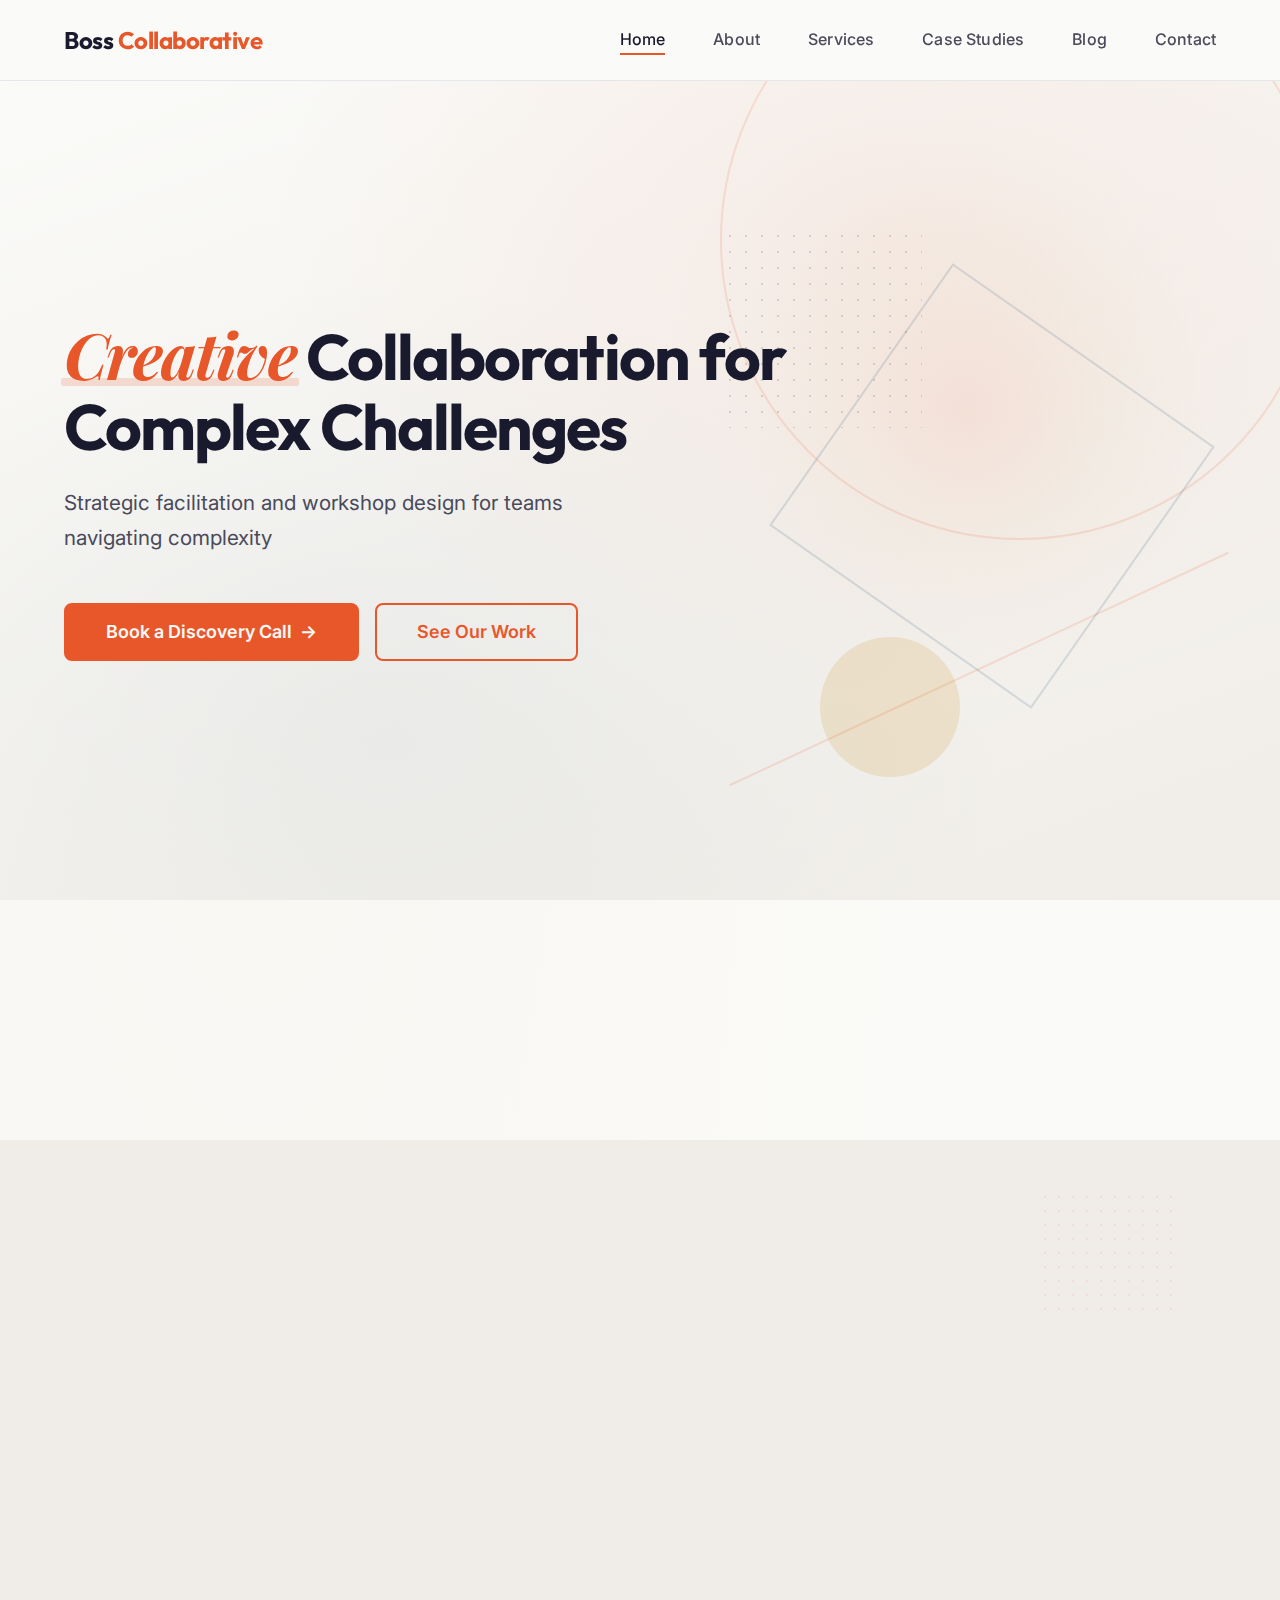
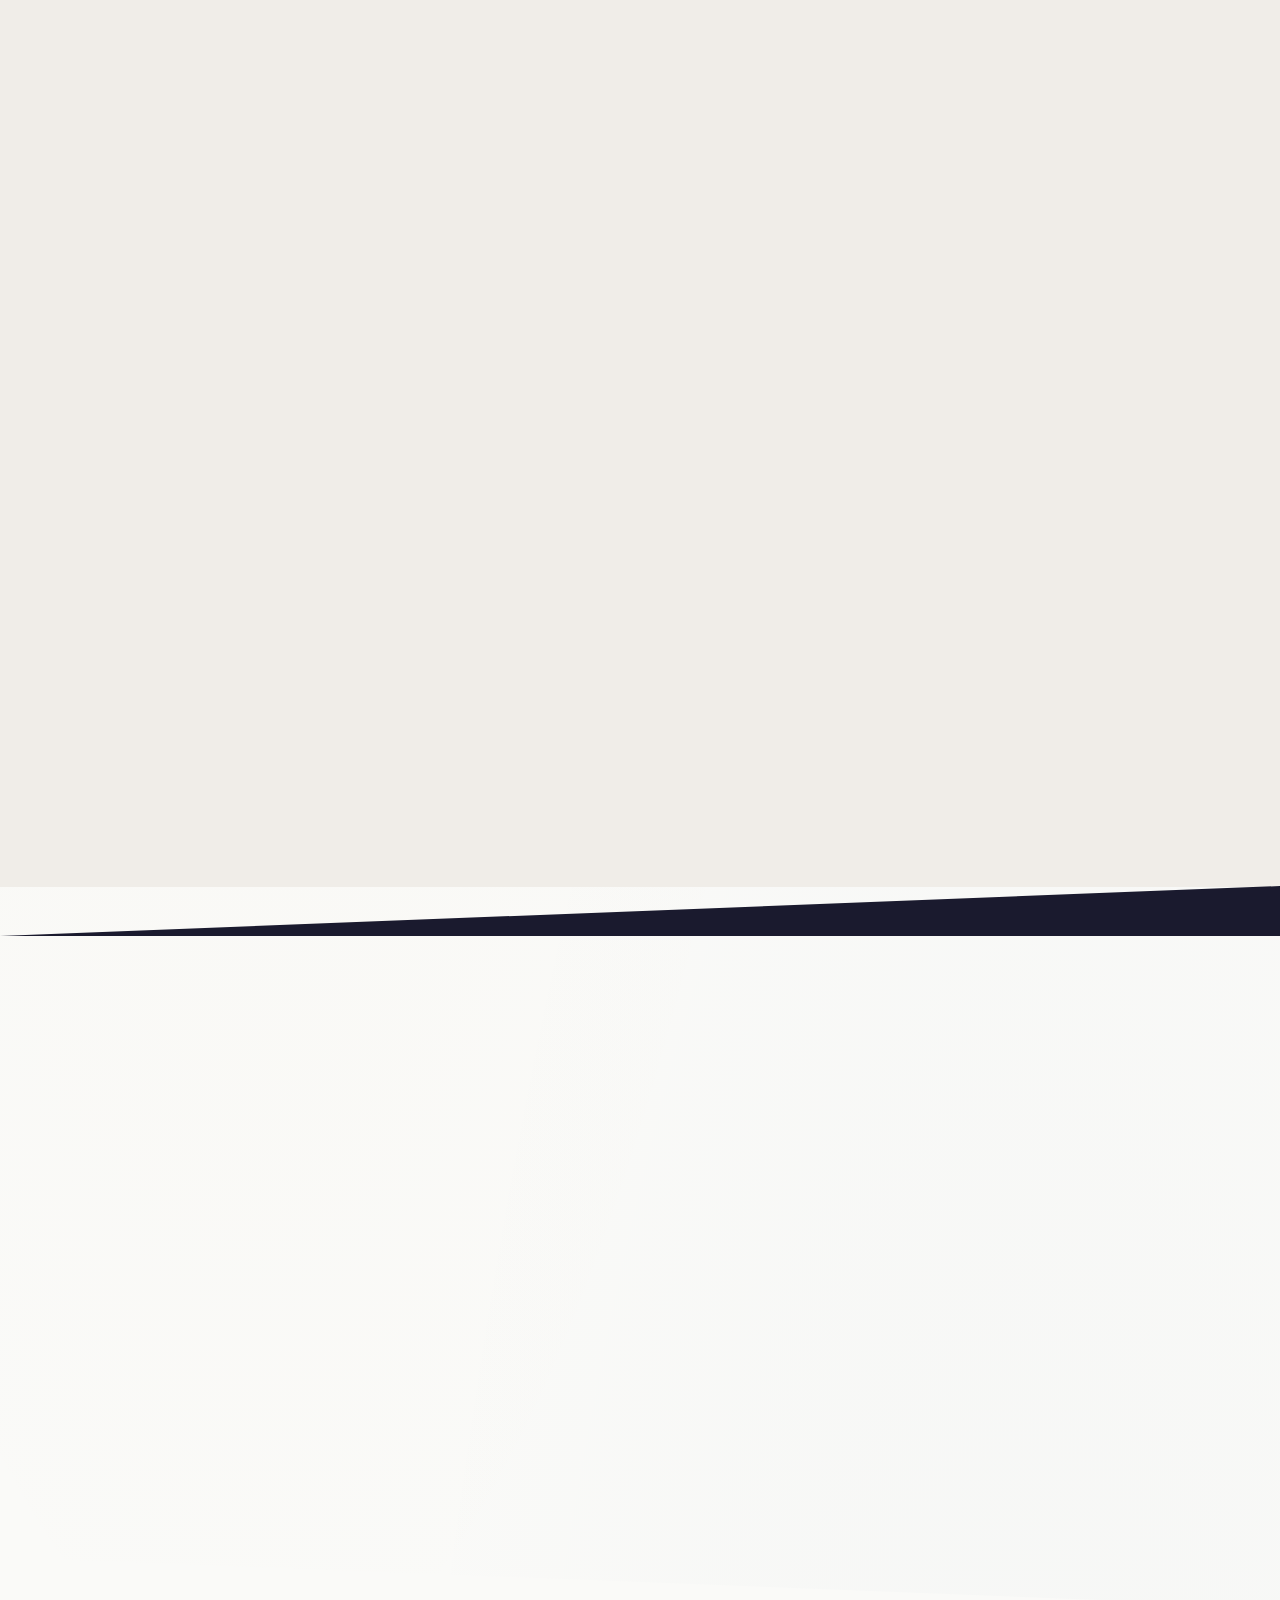
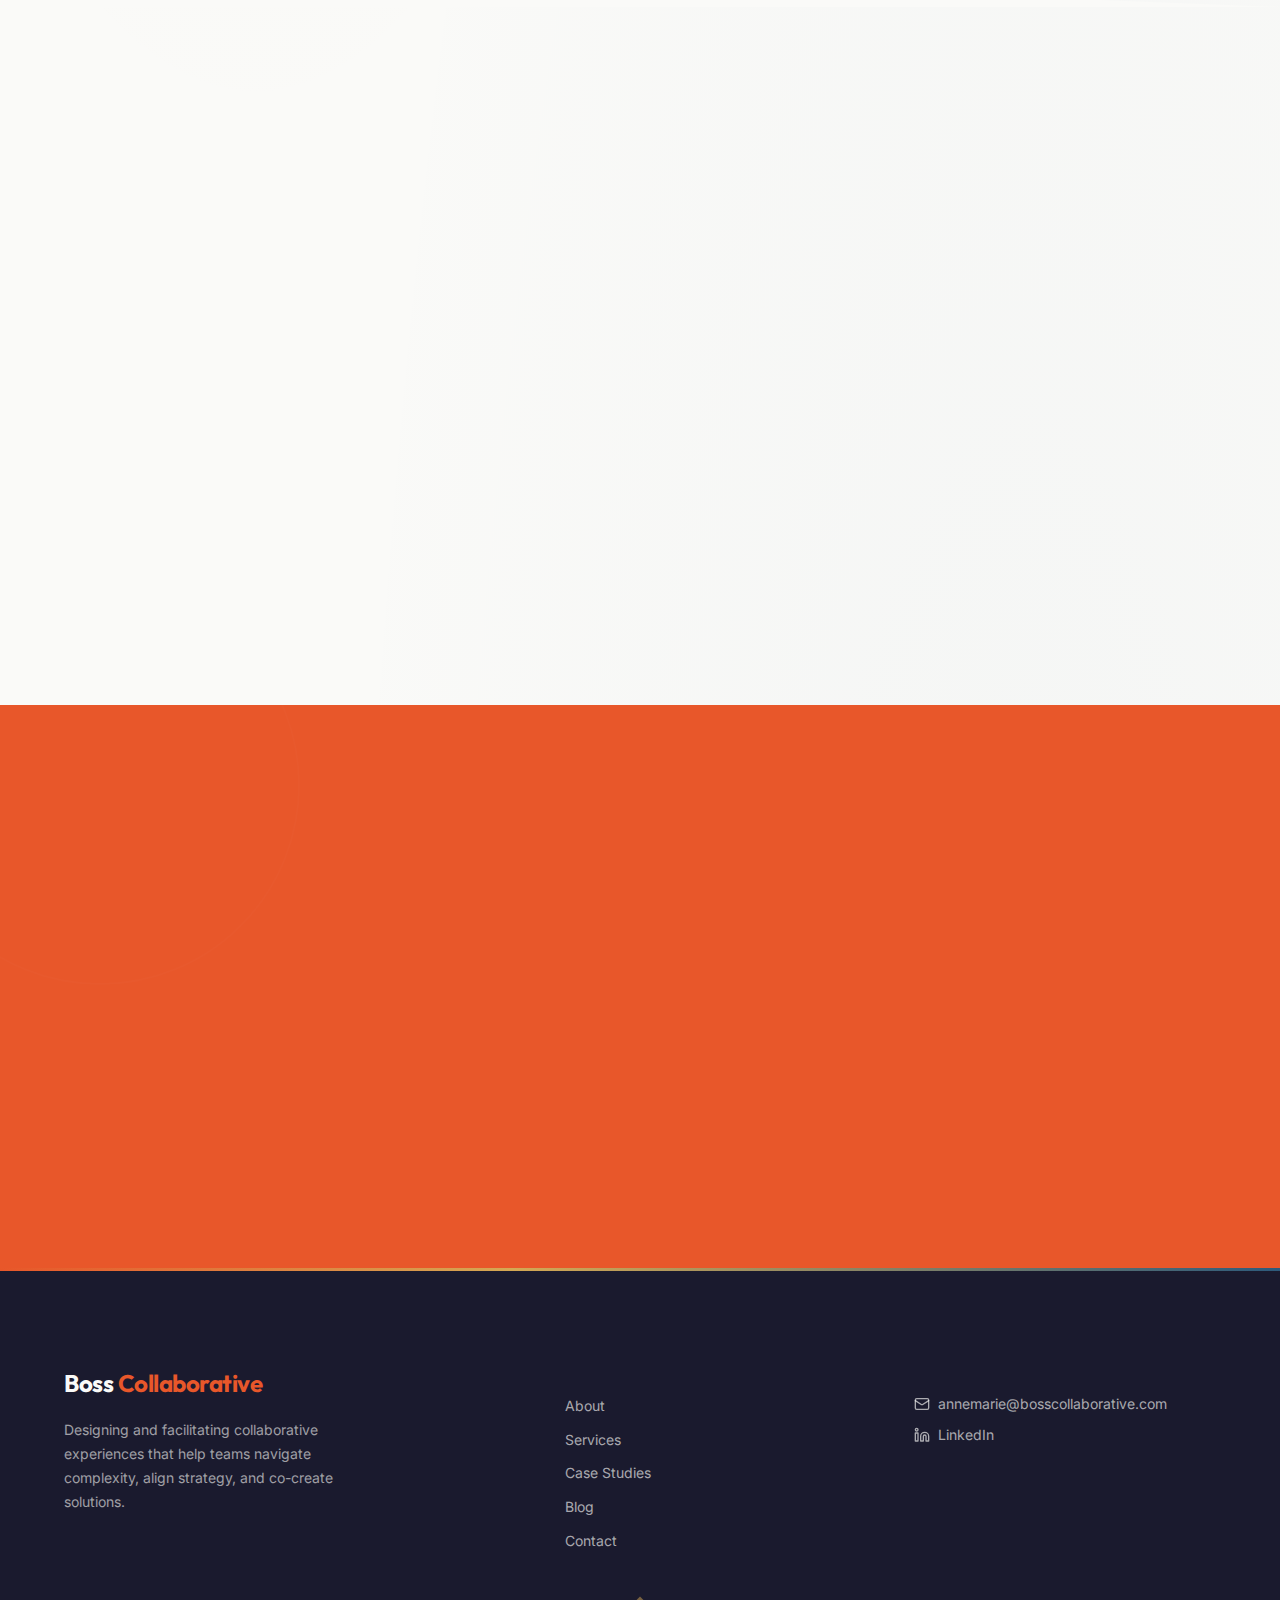
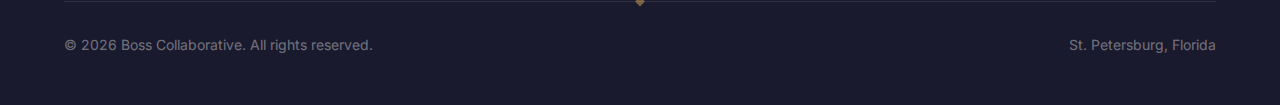
<file: index.html>
<!DOCTYPE html>
<html lang="en">
<head>
  <meta charset="UTF-8">
  <meta name="viewport" content="width=device-width, initial-scale=1.0">
  <title>Boss Collaborative — Creative Collaboration for Complex Challenges</title>
  <meta name="description" content="Boss Collaborative designs and facilitates collaborative experiences for organizations navigating complexity. Trusted by NASA, NIH, the Dali Museum, and more.">

  <!-- Open Graph -->
  <meta property="og:title" content="Boss Collaborative — Creative Collaboration for Complex Challenges">
  <meta property="og:description" content="Strategic facilitation and workshop design for teams navigating complexity. Trusted by NASA, NIH, the Dali Museum, and more.">
  <meta property="og:type" content="website">
  <meta property="og:url" content="https://www.bosscollaborative.com/">
  <meta property="og:locale" content="en_US">
  <meta property="og:site_name" content="Boss Collaborative">
  <link rel="canonical" href="https://www.bosscollaborative.com/">

  <!-- Preconnect to Google Fonts -->
  <link rel="preconnect" href="https://fonts.googleapis.com">
  <link rel="preconnect" href="https://fonts.gstatic.com" crossorigin>
  <link rel="preload" as="style" href="https://fonts.googleapis.com/css2?family=Outfit:wght@400;500;600;700&family=Inter:wght@400;500;600&family=Playfair+Display:ital,wght@0,400;0,600;1,400;1,600&display=swap">
  <link rel="stylesheet" href="https://fonts.googleapis.com/css2?family=Outfit:wght@400;500;600;700&family=Inter:wght@400;500;600&family=Playfair+Display:ital,wght@0,400;0,600;1,400;1,600&display=swap" media="print" onload="this.media='all'">
  <noscript><link rel="stylesheet" href="https://fonts.googleapis.com/css2?family=Outfit:wght@400;500;600;700&family=Inter:wght@400;500;600&family=Playfair+Display:ital,wght@0,400;0,600;1,400;1,600&display=swap"></noscript>

  <!-- Stylesheets -->
  <link rel="stylesheet" href="css/variables.css">
  <link rel="stylesheet" href="css/base.css">
  <link rel="stylesheet" href="css/layout.css">
  <link rel="stylesheet" href="css/components.css">
  <link rel="stylesheet" href="css/pages-home.css">

  <!-- Scripts -->
  <script src="js/nav.js" defer></script>
  <script src="js/animations.js" defer></script>

  <!-- JSON-LD Structured Data -->
  <script type="application/ld+json">
  {
    "@context": "https://schema.org",
    "@type": "LocalBusiness",
    "name": "Boss Collaborative",
    "description": "Collaborative consulting firm specializing in facilitation, workshop design, and strategic planning for organizations navigating complexity.",
    "url": "https://www.bosscollaborative.com",
    "email": "annemarie@bosscollaborative.com",
    "founder": {
      "@type": "Person",
      "name": "Annemarie Boss",
      "jobTitle": "Founder & Principal Consultant"
    },
    "areaServed": "US",
    "serviceType": ["Workshop Facilitation", "Strategy & Planning", "Program Design", "Innovation Facilitation", "Team Offsites", "Custom Consulting"]
  }
  </script>
</head>
<body class="page-home">

  <!-- ==================== HEADER ==================== -->
  <header class="site-header">
    <div class="container">
      <a href="index.html" class="site-logo" aria-label="Boss Collaborative — Home">
        Boss <span>Collaborative</span>
      </a>

      <nav class="site-nav" aria-label="Main navigation">
        <ul class="site-nav__list">
          <li><a href="index.html" class="nav-link nav-link--active">Home</a></li>
          <li><a href="about.html" class="nav-link">About</a></li>
          <li><a href="services.html" class="nav-link">Services</a></li>
          <li><a href="case-studies.html" class="nav-link">Case Studies</a></li>
          <li><a href="blog.html" class="nav-link">Blog</a></li>
          <li><a href="contact.html" class="nav-link">Contact</a></li>
        </ul>
      </nav>

      <button class="nav-toggle" aria-label="Toggle menu" aria-expanded="false" aria-controls="mobile-nav">
        <span class="nav-toggle__line"></span>
        <span class="nav-toggle__line"></span>
        <span class="nav-toggle__line"></span>
      </button>
    </div>
  </header>

  <!-- Mobile Navigation -->
  <div class="mobile-nav__backdrop" aria-hidden="true"></div>
  <nav class="mobile-nav" id="mobile-nav" aria-label="Mobile navigation">
    <ul class="mobile-nav__list">
      <li><a href="index.html" class="mobile-nav__link mobile-nav__link--active">Home</a></li>
      <li><a href="about.html" class="mobile-nav__link">About</a></li>
      <li><a href="services.html" class="mobile-nav__link">Services</a></li>
      <li><a href="case-studies.html" class="mobile-nav__link">Case Studies</a></li>
      <li><a href="blog.html" class="mobile-nav__link">Blog</a></li>
      <li><a href="contact.html" class="mobile-nav__link">Contact</a></li>
    </ul>
  </nav>

  <div class="header-spacer"></div>

  <main>
    <!-- ==================== HERO ==================== -->
    <section class="hero">
      <!-- Geometric background decorations -->
      <div class="hero__geo hero__geo--circle-1" aria-hidden="true"></div>
      <div class="hero__geo hero__geo--square-1" aria-hidden="true"></div>
      <div class="hero__geo hero__geo--circle-2" aria-hidden="true"></div>
      <div class="hero__geo hero__geo--dots" aria-hidden="true"></div>
      <div class="hero__geo hero__geo--line-1" aria-hidden="true"></div>

      <div class="container hero__container">
        <div class="hero__content">
          <h1 class="hero__title">
            <span class="hero__title-accent">Creative</span> Collaboration for Complex Challenges
          </h1>
          <p class="hero__subtitle">
            Strategic facilitation and workshop design for teams navigating complexity
          </p>
          <div class="hero__actions">
            <a href="contact.html" class="btn btn--primary btn--large">
              Book a Discovery Call
              <span class="btn__arrow" aria-hidden="true">&rarr;</span>
            </a>
            <a href="case-studies.html" class="btn btn--secondary btn--large">
              See Our Work
            </a>
          </div>
        </div>
      </div>
    </section>

    <!-- ==================== CLIENT LOGO BAR ==================== -->
    <section class="section--sm logo-bar-section" data-animate="fade-in" aria-label="Trusted by leading organizations">
      <div class="logo-bar">
        <div class="logo-bar__track">
          <!-- First set of logos -->
          <span class="logo-bar__item"><img src="assets/logos/usf.webp" alt="University of South Florida" width="120" height="48" loading="lazy"></span>
          <span class="logo-bar__item"><img src="assets/logos/nasa.webp" alt="NASA" width="120" height="48" loading="lazy"></span>
          <span class="logo-bar__item"><img src="assets/logos/nih.webp" alt="National Institutes of Health" width="120" height="48" loading="lazy"></span>
          <span class="logo-bar__item"><img src="assets/logos/nsf.webp" alt="National Science Foundation" width="120" height="48" loading="lazy"></span>
          <span class="logo-bar__item"><img src="assets/logos/dali-museum.webp" alt="The Dali Museum" width="120" height="48" loading="lazy"></span>
          <span class="logo-bar__item"><img src="assets/logos/st-petersburg.webp" alt="City of St. Petersburg" width="120" height="48" loading="lazy"></span>
          <span class="logo-bar__item"><img src="assets/logos/spc.webp" alt="St. Petersburg College" width="120" height="48" loading="lazy"></span>
          <span class="logo-bar__item"><img src="assets/logos/bloomin-brands.webp" alt="Bloomin' Brands" width="120" height="48" loading="lazy"></span>
          <span class="logo-bar__item"><img src="assets/logos/inova.webp" alt="Inova" width="120" height="48" loading="lazy"></span>
          <span class="logo-bar__item"><img src="assets/logos/sumo.svg" alt="SUMO" width="120" height="48" loading="lazy"></span>
          <!-- Duplicate set for seamless infinite scroll -->
          <span class="logo-bar__item" aria-hidden="true"><img src="assets/logos/usf.webp" alt="" width="120" height="48" loading="lazy"></span>
          <span class="logo-bar__item" aria-hidden="true"><img src="assets/logos/nasa.webp" alt="" width="120" height="48" loading="lazy"></span>
          <span class="logo-bar__item" aria-hidden="true"><img src="assets/logos/nih.webp" alt="" width="120" height="48" loading="lazy"></span>
          <span class="logo-bar__item" aria-hidden="true"><img src="assets/logos/nsf.webp" alt="" width="120" height="48" loading="lazy"></span>
          <span class="logo-bar__item" aria-hidden="true"><img src="assets/logos/dali-museum.webp" alt="" width="120" height="48" loading="lazy"></span>
          <span class="logo-bar__item" aria-hidden="true"><img src="assets/logos/st-petersburg.webp" alt="" width="120" height="48" loading="lazy"></span>
          <span class="logo-bar__item" aria-hidden="true"><img src="assets/logos/spc.webp" alt="" width="120" height="48" loading="lazy"></span>
          <span class="logo-bar__item" aria-hidden="true"><img src="assets/logos/bloomin-brands.webp" alt="" width="120" height="48" loading="lazy"></span>
          <span class="logo-bar__item" aria-hidden="true"><img src="assets/logos/inova.webp" alt="" width="120" height="48" loading="lazy"></span>
          <span class="logo-bar__item" aria-hidden="true"><img src="assets/logos/sumo.svg" alt="" width="120" height="48" loading="lazy"></span>
        </div>
      </div>
    </section>

    <!-- ==================== SERVICES PREVIEW ==================== -->
    <section class="section section--alt services-section" aria-labelledby="services-heading">
      <!-- Decorative dot cluster -->
      <div class="deco-dots services-section__dots" aria-hidden="true"></div>
      <div class="container">
        <span class="section-eyebrow" data-animate="fade-up">Our Services</span>
        <h2 class="section-heading" id="services-heading" data-animate="fade-up">What We <span class="heading-accent">Do</span></h2>
        <p class="section-subheading" data-animate="fade-up">Custom facilitation and consulting for teams facing complexity and change</p>

        <div class="grid grid--3col services-grid" data-animate="fade-up" data-animate-stagger>
          <article class="card">
            <div class="card__icon" aria-hidden="true">
              <svg width="32" height="32" viewBox="0 0 24 24" fill="none" stroke="var(--accent-primary)" stroke-width="1.5" stroke-linecap="round" stroke-linejoin="round"><circle cx="12" cy="12" r="10"/><path d="M12 2a14.5 14.5 0 0 0 0 20 14.5 14.5 0 0 0 0-20"/><path d="M2 12h20"/></svg>
            </div>
            <h3 class="card__title">Workshop Facilitation</h3>
            <p class="card__text">Structured sessions (10–500+) to support ideation, alignment, and decision-making.</p>
            <a href="services.html" class="card__link" aria-label="Learn more about Workshop Facilitation">Learn More <span class="btn__arrow" aria-hidden="true">&rarr;</span></a>
          </article>

          <article class="card">
            <div class="card__icon" aria-hidden="true">
              <svg width="32" height="32" viewBox="0 0 24 24" fill="none" stroke="var(--accent-secondary)" stroke-width="1.5" stroke-linecap="round" stroke-linejoin="round"><path d="M2 3h6a4 4 0 0 1 4 4v14a3 3 0 0 0-3-3H2z"/><path d="M22 3h-6a4 4 0 0 0-4 4v14a3 3 0 0 1 3-3h7z"/></svg>
            </div>
            <h3 class="card__title">Strategy & Planning</h3>
            <p class="card__text">Facilitation for leadership teams to clarify priorities and co-create actionable roadmaps.</p>
            <a href="services.html" class="card__link" aria-label="Learn more about Strategy and Planning">Learn More <span class="btn__arrow" aria-hidden="true">&rarr;</span></a>
          </article>

          <article class="card">
            <div class="card__icon" aria-hidden="true">
              <svg width="32" height="32" viewBox="0 0 24 24" fill="none" stroke="var(--accent-primary)" stroke-width="1.5" stroke-linecap="round" stroke-linejoin="round"><path d="m12 3-1.912 5.813a2 2 0 0 1-1.275 1.275L3 12l5.813 1.912a2 2 0 0 1 1.275 1.275L12 21l1.912-5.813a2 2 0 0 1 1.275-1.275L21 12l-5.813-1.912a2 2 0 0 1-1.275-1.275L12 3Z"/></svg>
            </div>
            <h3 class="card__title">Program Design & Launch</h3>
            <p class="card__text">Collaborative design and launch support for new initiatives in education, science, public service and industry.</p>
            <a href="services.html" class="card__link" aria-label="Learn more about Program Design and Launch">Learn More <span class="btn__arrow" aria-hidden="true">&rarr;</span></a>
          </article>

          <article class="card">
            <div class="card__icon" aria-hidden="true">
              <svg width="32" height="32" viewBox="0 0 24 24" fill="none" stroke="var(--accent-secondary)" stroke-width="1.5" stroke-linecap="round" stroke-linejoin="round"><path d="M4 14a1 1 0 0 1-.78-1.63l9.9-10.2a.5.5 0 0 1 .86.46l-1.92 6.02A1 1 0 0 0 13 10h7a1 1 0 0 1 .78 1.63l-9.9 10.2a.5.5 0 0 1-.86-.46l1.92-6.02A1 1 0 0 0 11 14z"/></svg>
            </div>
            <h3 class="card__title">Innovation & Change</h3>
            <p class="card__text">Support for navigating transformation using creative tools and systems thinking.</p>
            <a href="services.html" class="card__link" aria-label="Learn more about Innovation and Change">Learn More <span class="btn__arrow" aria-hidden="true">&rarr;</span></a>
          </article>

          <article class="card">
            <div class="card__icon" aria-hidden="true">
              <svg width="32" height="32" viewBox="0 0 24 24" fill="none" stroke="var(--accent-primary)" stroke-width="1.5" stroke-linecap="round" stroke-linejoin="round"><path d="M17 21v-2a4 4 0 0 0-4-4H5a4 4 0 0 0-4 4v2"/><circle cx="9" cy="7" r="4"/><path d="M23 21v-2a4 4 0 0 0-3-3.87"/><path d="M16 3.13a4 4 0 0 1 0 7.75"/></svg>
            </div>
            <h3 class="card__title">Team Offsites</h3>
            <p class="card__text">Facilitated offsite experiences designed to spark clarity, cohesion, and cultural alignment.</p>
            <a href="services.html" class="card__link" aria-label="Learn more about Team Offsites">Learn More <span class="btn__arrow" aria-hidden="true">&rarr;</span></a>
          </article>

          <article class="card">
            <div class="card__icon" aria-hidden="true">
              <svg width="32" height="32" viewBox="0 0 24 24" fill="none" stroke="var(--accent-secondary)" stroke-width="1.5" stroke-linecap="round" stroke-linejoin="round"><circle cx="12" cy="12" r="3"/><path d="M19.4 15a1.65 1.65 0 0 0 .33 1.82l.06.06a2 2 0 0 1 0 2.83 2 2 0 0 1-2.83 0l-.06-.06a1.65 1.65 0 0 0-1.82-.33 1.65 1.65 0 0 0-1 1.51V21a2 2 0 0 1-2 2 2 2 0 0 1-2-2v-.09A1.65 1.65 0 0 0 9 19.4a1.65 1.65 0 0 0-1.82.33l-.06.06a2 2 0 0 1-2.83 0 2 2 0 0 1 0-2.83l.06-.06A1.65 1.65 0 0 0 4.68 15a1.65 1.65 0 0 0-1.51-1H3a2 2 0 0 1-2-2 2 2 0 0 1 2-2h.09A1.65 1.65 0 0 0 4.6 9a1.65 1.65 0 0 0-.33-1.82l-.06-.06a2 2 0 0 1 0-2.83 2 2 0 0 1 2.83 0l.06.06A1.65 1.65 0 0 0 9 4.68a1.65 1.65 0 0 0 1-1.51V3a2 2 0 0 1 2-2 2 2 0 0 1 2 2v.09a1.65 1.65 0 0 0 1 1.51 1.65 1.65 0 0 0 1.82-.33l.06-.06a2 2 0 0 1 2.83 0 2 2 0 0 1 0 2.83l-.06.06A1.65 1.65 0 0 0 19.4 9a1.65 1.65 0 0 0 1.51 1H21a2 2 0 0 1 2 2 2 2 0 0 1-2 2h-.09a1.65 1.65 0 0 0-1.51 1z"/></svg>
            </div>
            <h3 class="card__title">Custom Consulting</h3>
            <p class="card__text">Tailored engagements for complex, interdisciplinary, or cross-sector challenges.</p>
            <a href="services.html" class="card__link" aria-label="Learn more about Custom Consulting">Learn More <span class="btn__arrow" aria-hidden="true">&rarr;</span></a>
          </article>
        </div>
      </div>
    </section>

    <!-- Angled divider: services (gray) to case study (dark) -->
    <div class="section-angle" aria-hidden="true">
      <svg viewBox="0 0 1440 50" preserveAspectRatio="none" fill="var(--bg-dark)">
        <polygon points="0,50 1440,0 1440,50"/>
      </svg>
    </div>

    <!-- ==================== FEATURED CASE STUDY ==================== -->
    <section class="section section--lg section--dark featured-case-study" data-animate="fade-in" aria-labelledby="featured-study-heading">
      <div class="container">
        <div class="featured-case-study__inner">
          <p class="featured-case-study__label">Featured Case Study</p>
          <h2 class="featured-case-study__heading" id="featured-study-heading">NASA: Aligning 500+ Scientists</h2>
          <p class="featured-case-study__desc">Aligning hundreds of researchers across disciplines around shared objectives through structured collaborative facilitation.</p>
          <div class="featured-case-study__stat">
            <span class="featured-case-study__stat-number">500+</span>
            <span class="featured-case-study__stat-label">participants</span>
          </div>
          <a href="case-studies/nasa-workshop.html" class="btn btn--light btn--large">
            Read the Full Story <span class="btn__arrow" aria-hidden="true">&rarr;</span>
          </a>
        </div>
      </div>
    </section>

    <!-- Angled divider: case study (dark) to about teaser (white) -->
    <div class="section-angle" aria-hidden="true">
      <svg viewBox="0 0 1440 50" preserveAspectRatio="none" fill="var(--bg-primary)">
        <polygon points="0,0 1440,50 0,50"/>
      </svg>
    </div>

    <!-- ==================== ABOUT TEASER ==================== -->
    <section class="section" aria-labelledby="about-teaser-heading">
      <div class="container">
        <div class="grid grid--2col about-teaser">
          <div class="about-teaser__text" data-animate="slide-left">
            <p class="about-teaser__label">The Founder</p>
            <h2 class="about-teaser__heading" id="about-teaser-heading">Meet Annemarie Boss</h2>
            <p class="text-lg">Annemarie is a facilitator, strategist, and creative solutionist who helps teams tackle big, messy, meaningful challenges with more clarity, creativity, and collaboration.</p>
            <p>From rocket scientists (literally) to city leaders, educators, and innovators — she designs workshops that don't just look good on paper. They actually work.</p>
            <a href="about.html" class="btn btn--secondary">
              Meet the Founder <span class="btn__arrow" aria-hidden="true">&rarr;</span>
            </a>
          </div>
          <div class="about-teaser__photo" data-animate="slide-right">
            <div class="about-teaser__photo-placeholder" role="img" aria-label="Annemarie Boss, Founder of Boss Collaborative">
              <span class="about-teaser__photo-initials" aria-hidden="true">AB</span>
            </div>
          </div>
        </div>
      </div>
    </section>

    <!-- ==================== CTA ==================== -->
    <section class="section section--lg section--accent home-cta" aria-labelledby="home-cta-heading">
      <!-- Decorative ring -->
      <div class="deco-ring home-cta__ring" aria-hidden="true"></div>
      <div class="container text-center">
        <h2 class="home-cta__heading" id="home-cta-heading" data-animate="fade-up">Ready to Tackle Your Next <span class="heading-accent heading-accent--tertiary">Challenge?</span></h2>
        <p class="home-cta__subtitle" data-animate="fade-up">Schedule a free 20-minute discovery call and let's explore how collaborative facilitation can move your team forward.</p>
        <div data-animate="fade-up">
          <a href="contact.html" class="btn btn--large home-cta__btn">
            Book a Discovery Call <span class="btn__arrow" aria-hidden="true">&rarr;</span>
          </a>
        </div>
      </div>
    </section>

  </main>

  <!-- ==================== FOOTER ==================== -->
  <footer class="site-footer">
    <div class="container">
      <div class="footer__grid">
        <div class="footer__brand">
          <a href="index.html" class="site-logo">
            Boss <span>Collaborative</span>
          </a>
          <p>Designing and facilitating collaborative experiences that help teams navigate complexity, align strategy, and co-create solutions.</p>
        </div>

        <div class="footer__nav">
          <h3>Navigate</h3>
          <ul>
            <li><a href="about.html" class="footer__link">About</a></li>
            <li><a href="services.html" class="footer__link">Services</a></li>
            <li><a href="case-studies.html" class="footer__link">Case Studies</a></li>
            <li><a href="blog.html" class="footer__link">Blog</a></li>
            <li><a href="contact.html" class="footer__link">Contact</a></li>
          </ul>
        </div>

        <div class="footer__contact">
          <h3>Get in Touch</h3>
          <a href="mailto:annemarie@bosscollaborative.com">
            <svg width="16" height="16" viewBox="0 0 24 24" fill="none" stroke="currentColor" stroke-width="2" stroke-linecap="round" stroke-linejoin="round" aria-hidden="true"><rect x="2" y="4" width="20" height="16" rx="2"/><path d="m22 7-8.97 5.7a1.94 1.94 0 0 1-2.06 0L2 7"/></svg>
            annemarie@bosscollaborative.com
          </a>
          <a href="https://www.linkedin.com/in/annemarieboss1" target="_blank" rel="noopener noreferrer">
            <svg width="16" height="16" viewBox="0 0 24 24" fill="none" stroke="currentColor" stroke-width="2" stroke-linecap="round" stroke-linejoin="round" aria-hidden="true"><path d="M16 8a6 6 0 0 1 6 6v7h-4v-7a2 2 0 0 0-2-2 2 2 0 0 0-2 2v7h-4v-7a6 6 0 0 1 6-6z"/><rect x="2" y="9" width="4" height="12"/><circle cx="4" cy="4" r="2"/></svg>
            LinkedIn
          </a>
        </div>
      </div>

      <div class="footer__bottom">
        <p>&copy; 2026 Boss Collaborative. All rights reserved.</p>
        <p>St. Petersburg, Florida</p>
      </div>
    </div>
  </footer>

</body>
</html>
</file>
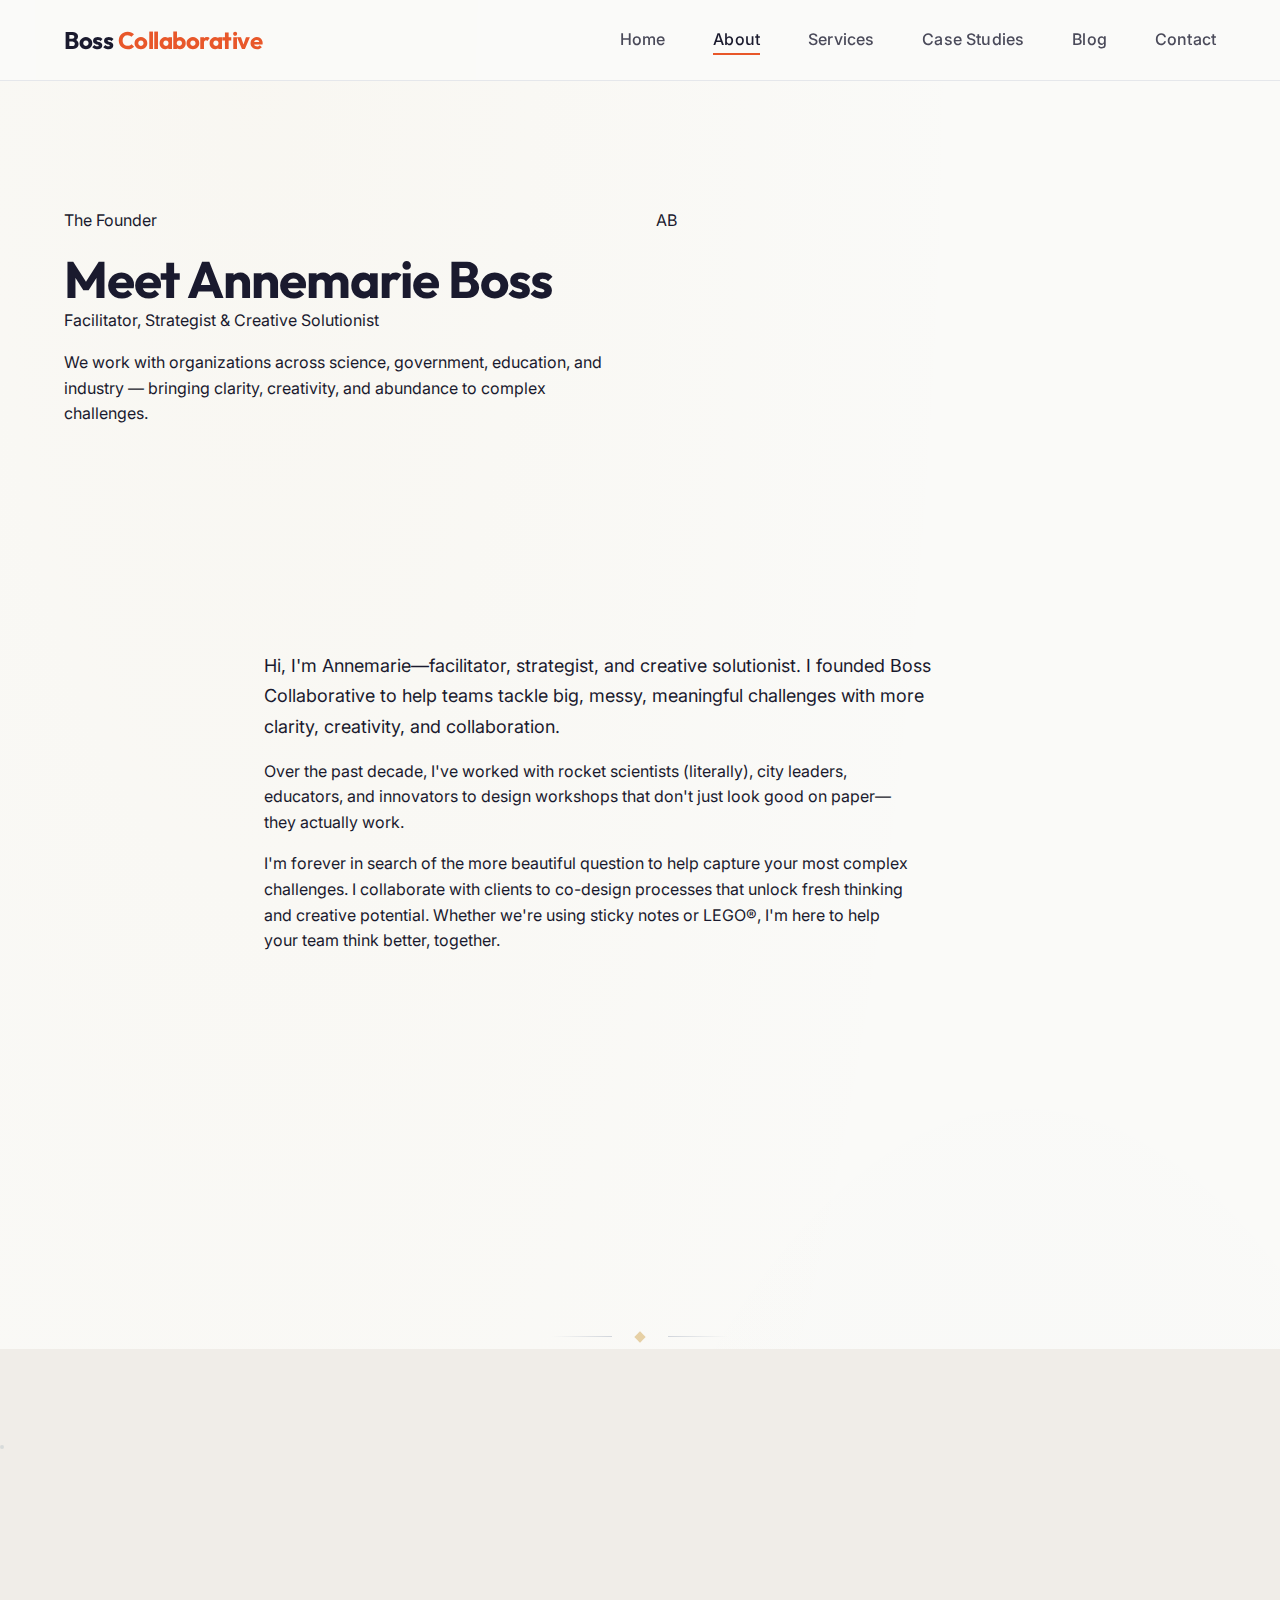
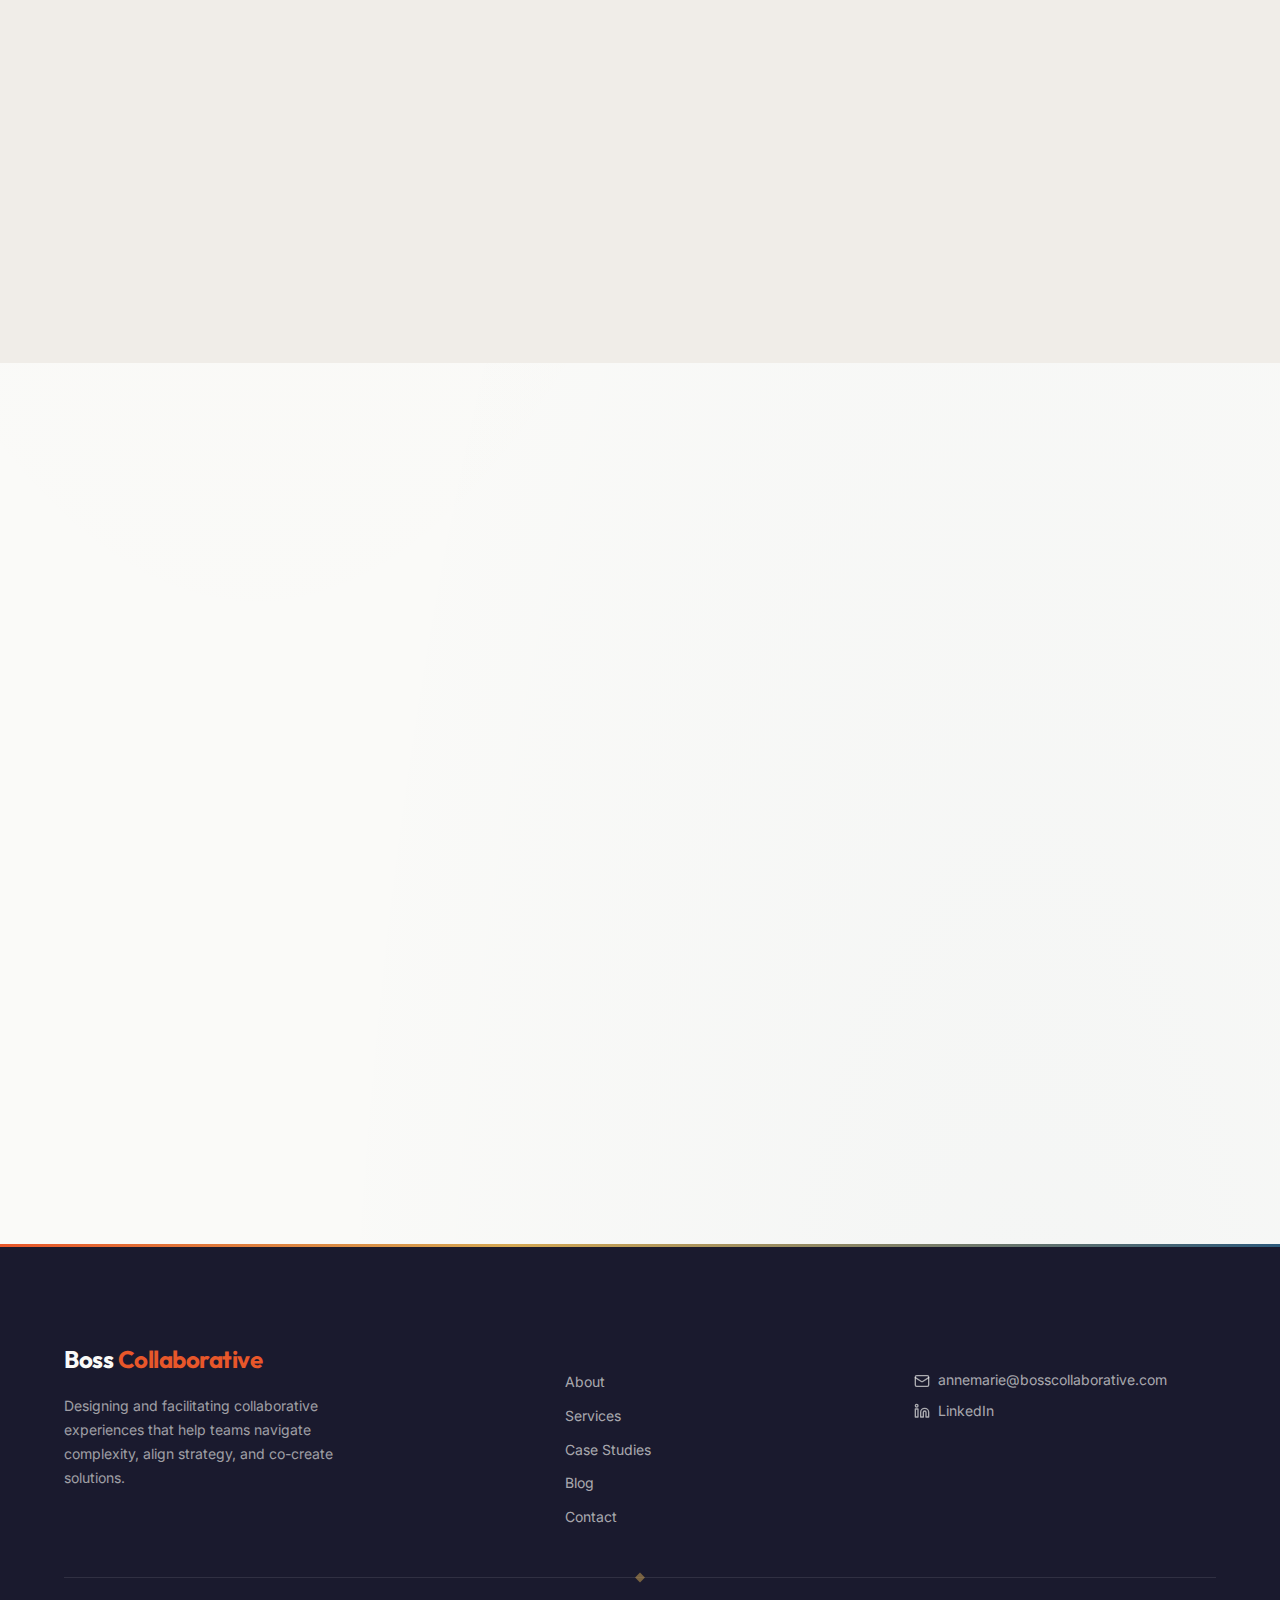
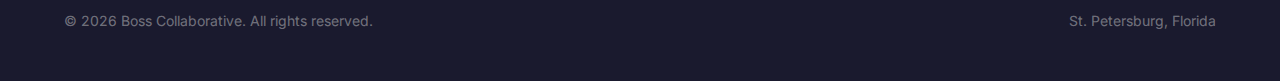
<file: about.html>
<!DOCTYPE html>
<html lang="en">
<head>
  <meta charset="UTF-8">
  <meta name="viewport" content="width=device-width, initial-scale=1.0">
  <title>About — Boss Collaborative</title>
  <meta name="description" content="Meet Annemarie Boss, founder of Boss Collaborative. Over a decade of experience designing and facilitating collaborative experiences for organizations like NASA, NIH, the Dali Museum, and more.">

  <!-- Open Graph -->
  <meta property="og:title" content="About — Boss Collaborative">
  <meta property="og:description" content="Meet Annemarie Boss. Over a decade of experience in strategic facilitation, workshop design, and collaborative consulting.">
  <meta property="og:type" content="website">
  <meta property="og:url" content="https://www.bosscollaborative.com/about.html">
  <meta property="og:locale" content="en_US">
  <meta property="og:site_name" content="Boss Collaborative">
  <link rel="canonical" href="https://www.bosscollaborative.com/about.html">

  <!-- Preconnect to Google Fonts -->
  <link rel="preconnect" href="https://fonts.googleapis.com">
  <link rel="preconnect" href="https://fonts.gstatic.com" crossorigin>
  <link rel="preload" as="style" href="https://fonts.googleapis.com/css2?family=Outfit:wght@400;500;600;700&family=Inter:wght@400;500;600&family=Playfair+Display:ital,wght@0,400;0,600;1,400;1,600&display=swap">
  <link rel="stylesheet" href="https://fonts.googleapis.com/css2?family=Outfit:wght@400;500;600;700&family=Inter:wght@400;500;600&family=Playfair+Display:ital,wght@0,400;0,600;1,400;1,600&display=swap" media="print" onload="this.media='all'">
  <noscript><link rel="stylesheet" href="https://fonts.googleapis.com/css2?family=Outfit:wght@400;500;600;700&family=Inter:wght@400;500;600&family=Playfair+Display:ital,wght@0,400;0,600;1,400;1,600&display=swap"></noscript>

  <!-- Stylesheets -->
  <link rel="stylesheet" href="css/variables.css">
  <link rel="stylesheet" href="css/base.css">
  <link rel="stylesheet" href="css/layout.css">
  <link rel="stylesheet" href="css/components.css">
  <link rel="stylesheet" href="css/pages.css">

  <!-- Scripts -->
  <script src="js/nav.js" defer></script>
  <script src="js/animations.js" defer></script>
</head>
<body class="page-about">

  <!-- ==================== HEADER ==================== -->
  <header class="site-header">
    <div class="container">
      <a href="index.html" class="site-logo" aria-label="Boss Collaborative — Home">
        Boss <span>Collaborative</span>
      </a>

      <nav class="site-nav" aria-label="Main navigation">
        <ul class="site-nav__list">
          <li><a href="index.html" class="nav-link">Home</a></li>
          <li><a href="about.html" class="nav-link nav-link--active">About</a></li>
          <li><a href="services.html" class="nav-link">Services</a></li>
          <li><a href="case-studies.html" class="nav-link">Case Studies</a></li>
          <li><a href="blog.html" class="nav-link">Blog</a></li>
          <li><a href="contact.html" class="nav-link">Contact</a></li>
        </ul>
      </nav>

      <button class="nav-toggle" aria-label="Toggle menu" aria-expanded="false" aria-controls="mobile-nav">
        <span class="nav-toggle__line"></span>
        <span class="nav-toggle__line"></span>
        <span class="nav-toggle__line"></span>
      </button>
    </div>
  </header>

  <!-- Mobile Navigation -->
  <div class="mobile-nav__backdrop" aria-hidden="true"></div>
  <nav class="mobile-nav" id="mobile-nav" aria-label="Mobile navigation">
    <ul class="mobile-nav__list">
      <li><a href="index.html" class="mobile-nav__link">Home</a></li>
      <li><a href="about.html" class="mobile-nav__link mobile-nav__link--active">About</a></li>
      <li><a href="services.html" class="mobile-nav__link">Services</a></li>
      <li><a href="case-studies.html" class="mobile-nav__link">Case Studies</a></li>
      <li><a href="blog.html" class="mobile-nav__link">Blog</a></li>
      <li><a href="contact.html" class="mobile-nav__link">Contact</a></li>
    </ul>
  </nav>

  <div class="header-spacer"></div>

  <main>
    <!-- ==================== HERO ==================== -->
    <section class="section section--lg about-hero" aria-labelledby="about-hero-heading">
      <div class="container">
        <div class="grid grid--2col about-hero__grid">
          <div class="about-hero__text" data-animate="slide-left">
            <p class="about-hero__label">The Founder</p>
            <h1 class="about-hero__heading" id="about-hero-heading">Meet Annemarie Boss</h1>
            <p class="about-hero__role">Facilitator, Strategist & Creative Solutionist</p>
            <p class="about-hero__subtitle">We work with organizations across science, government, education, and industry — bringing clarity, creativity, and abundance to complex challenges.</p>
          </div>
          <div class="about-hero__photo" data-animate="slide-right">
            <div class="about-hero__photo-frame" role="img" aria-label="Annemarie Boss, Founder of Boss Collaborative">
              <span class="about-hero__photo-initials" aria-hidden="true">AB</span>
            </div>
          </div>
        </div>
      </div>
    </section>

    <!-- ==================== STORY ==================== -->
    <section class="section about-story" aria-labelledby="about-story-heading">
      <div class="container container--narrow">
        <h2 class="visually-hidden" id="about-story-heading">Annemarie's Story</h2>

        <div class="about-story__content" data-animate="fade-up">
          <p class="text-lg">Hi, I'm Annemarie—facilitator, strategist, and creative solutionist. I founded Boss Collaborative to help teams tackle big, messy, meaningful challenges with more clarity, creativity, and collaboration.</p>

          <p>Over the past decade, I've worked with rocket scientists (literally), city leaders, educators, and innovators to design workshops that don't just look good on paper—they actually work.</p>

          <p>I'm forever in search of the more beautiful question to help capture your most complex challenges. I collaborate with clients to co-design processes that unlock fresh thinking and creative potential. Whether we're using sticky notes or LEGO&reg;, I'm here to help your team think better, together.</p>
        </div>

        <blockquote class="pull-quote about-story__quote" data-animate="fade-in">
          I'm forever in search of the more beautiful question — the one that reframes the challenge, unlocks creative potential, and moves teams from stuck to inspired.
          <cite>Annemarie Boss</cite>
        </blockquote>
      </div>
    </section>

    <!-- Diamond divider: story to approach -->
    <div class="section-divider" aria-hidden="true">
      <span class="section-divider__diamond"></span>
    </div>

    <!-- ==================== APPROACH ==================== -->
    <section class="section section--alt approach-section" aria-labelledby="approach-heading">
      <!-- Decorative ring -->
      <div class="deco-ring approach-section__ring" aria-hidden="true"></div>
      <div class="container">
        <span class="section-eyebrow section-eyebrow--secondary" data-animate="fade-up">My Approach</span>
        <h2 class="section-heading" id="approach-heading" data-animate="fade-up">How I <span class="heading-accent--secondary heading-accent">Work</span></h2>
        <p class="section-subheading" data-animate="fade-up">I collaborate with clients to co-design processes that unlock fresh thinking and creative potential</p>

        <div class="grid grid--4col approach-grid" data-animate="fade-up" data-animate-stagger>
          <div class="approach-step">
            <div class="approach-step__icon" aria-hidden="true">
              <svg width="28" height="28" viewBox="0 0 24 24" fill="none" stroke="var(--accent-primary)" stroke-width="1.5" stroke-linecap="round" stroke-linejoin="round"><circle cx="11" cy="11" r="8"/><path d="m21 21-4.3-4.3"/></svg>
            </div>
            <h3 class="approach-step__title">Discovery</h3>
            <p class="approach-step__text">I start by listening deeply — understanding your challenges, your people, your culture, and what success really looks like for your organization.</p>
          </div>

          <div class="approach-step">
            <div class="approach-step__icon" aria-hidden="true">
              <svg width="28" height="28" viewBox="0 0 24 24" fill="none" stroke="var(--accent-secondary)" stroke-width="1.5" stroke-linecap="round" stroke-linejoin="round"><path d="M12 20h9"/><path d="M16.5 3.5a2.121 2.121 0 0 1 3 3L7 19l-4 1 1-4L16.5 3.5z"/></svg>
            </div>
            <h3 class="approach-step__title">Design</h3>
            <p class="approach-step__text">I craft a custom experience tailored to your specific goals — selecting the right methods, activities, and flow to move your group from where they are to where they need to be.</p>
          </div>

          <div class="approach-step">
            <div class="approach-step__icon" aria-hidden="true">
              <svg width="28" height="28" viewBox="0 0 24 24" fill="none" stroke="var(--accent-primary)" stroke-width="1.5" stroke-linecap="round" stroke-linejoin="round"><path d="M17 21v-2a4 4 0 0 0-4-4H5a4 4 0 0 0-4 4v2"/><circle cx="9" cy="7" r="4"/><path d="M23 21v-2a4 4 0 0 0-3-3.87"/><path d="M16 3.13a4 4 0 0 1 0 7.75"/></svg>
            </div>
            <h3 class="approach-step__title">Facilitation</h3>
            <p class="approach-step__text">I guide your team through the process with skill and intentionality — creating space for every voice, navigating tensions, and keeping momentum toward outcomes.</p>
          </div>

          <div class="approach-step">
            <div class="approach-step__icon" aria-hidden="true">
              <svg width="28" height="28" viewBox="0 0 24 24" fill="none" stroke="var(--accent-secondary)" stroke-width="1.5" stroke-linecap="round" stroke-linejoin="round"><path d="M22 11.08V12a10 10 0 1 1-5.93-9.14"/><polyline points="22 4 12 14.01 9 11.01"/></svg>
            </div>
            <h3 class="approach-step__title">Follow-Through</h3>
            <p class="approach-step__text">The work doesn't end when the session does. I help you capture insights, define next steps, and build accountability so that momentum translates into lasting change.</p>
          </div>
        </div>
      </div>
    </section>

    <!-- ==================== VALUES ==================== -->
    <section class="section values-section" aria-labelledby="values-heading">
      <div class="container">
        <div class="text-center">
          <span class="section-eyebrow section-eyebrow--tertiary" data-animate="fade-up">Our Purpose</span>
          <h2 class="section-heading text-center" id="values-heading" data-animate="fade-up">What <span class="heading-accent">Drives</span> Us</h2>
          <p class="section-subheading" data-animate="fade-up">The beliefs and principles that guide every engagement</p>
        </div>

        <div class="grid grid--2col values-grid" data-animate="fade-up" data-animate-stagger>
          <div class="values-block values-block--mission">
            <h3 class="values-block__label">Our Mission</h3>
            <p class="values-block__text">Boss Collaborative designs and facilitates collaborative experiences that help teams navigate complexity, align strategy, and co-create innovative solutions.</p>
          </div>

          <div class="values-block values-block--vision">
            <h3 class="values-block__label">Our Vision</h3>
            <p class="values-block__text">We believe creative abundance is the art of seeing what's already possible: of treating constraints as invitations, challenges as turning points, and failures as valuable steps in the creative process.</p>
          </div>
        </div>
      </div>
    </section>

    <!-- ==================== CTA ==================== -->
    <section class="section section--lg about-cta" aria-labelledby="about-cta-heading">
      <!-- Decorative elements -->
      <div class="deco-dots about-cta__dots" aria-hidden="true"></div>
      <div class="deco-circle about-cta__circle" aria-hidden="true"></div>
      <div class="container text-center">
        <h2 class="about-cta__heading" id="about-cta-heading" data-animate="fade-up">Let's <span class="heading-accent heading-accent--tertiary">Collaborate</span></h2>
        <p class="about-cta__subtitle" data-animate="fade-up">Have a challenge that needs a collaborative approach? I'd love to hear about it.</p>
        <div data-animate="fade-up">
          <a href="contact.html" class="btn btn--primary btn--large">
            Schedule a Discovery Call <span class="btn__arrow" aria-hidden="true">&rarr;</span>
          </a>
        </div>
      </div>
    </section>

  </main>

  <!-- ==================== FOOTER ==================== -->
  <footer class="site-footer">
    <div class="container">
      <div class="footer__grid">
        <div class="footer__brand">
          <a href="index.html" class="site-logo">
            Boss <span>Collaborative</span>
          </a>
          <p>Designing and facilitating collaborative experiences that help teams navigate complexity, align strategy, and co-create solutions.</p>
        </div>

        <div class="footer__nav">
          <h3>Navigate</h3>
          <ul>
            <li><a href="about.html" class="footer__link">About</a></li>
            <li><a href="services.html" class="footer__link">Services</a></li>
            <li><a href="case-studies.html" class="footer__link">Case Studies</a></li>
            <li><a href="blog.html" class="footer__link">Blog</a></li>
            <li><a href="contact.html" class="footer__link">Contact</a></li>
          </ul>
        </div>

        <div class="footer__contact">
          <h3>Get in Touch</h3>
          <a href="mailto:annemarie@bosscollaborative.com">
            <svg width="16" height="16" viewBox="0 0 24 24" fill="none" stroke="currentColor" stroke-width="2" stroke-linecap="round" stroke-linejoin="round" aria-hidden="true"><rect x="2" y="4" width="20" height="16" rx="2"/><path d="m22 7-8.97 5.7a1.94 1.94 0 0 1-2.06 0L2 7"/></svg>
            annemarie@bosscollaborative.com
          </a>
          <a href="https://www.linkedin.com/in/annemarieboss1" target="_blank" rel="noopener noreferrer">
            <svg width="16" height="16" viewBox="0 0 24 24" fill="none" stroke="currentColor" stroke-width="2" stroke-linecap="round" stroke-linejoin="round" aria-hidden="true"><path d="M16 8a6 6 0 0 1 6 6v7h-4v-7a2 2 0 0 0-2-2 2 2 0 0 0-2 2v7h-4v-7a6 6 0 0 1 6-6z"/><rect x="2" y="9" width="4" height="12"/><circle cx="4" cy="4" r="2"/></svg>
            LinkedIn
          </a>
        </div>
      </div>

      <div class="footer__bottom">
        <p>&copy; 2026 Boss Collaborative. All rights reserved.</p>
        <p>St. Petersburg, Florida</p>
      </div>
    </div>
  </footer>

</body>
</html>
</file>
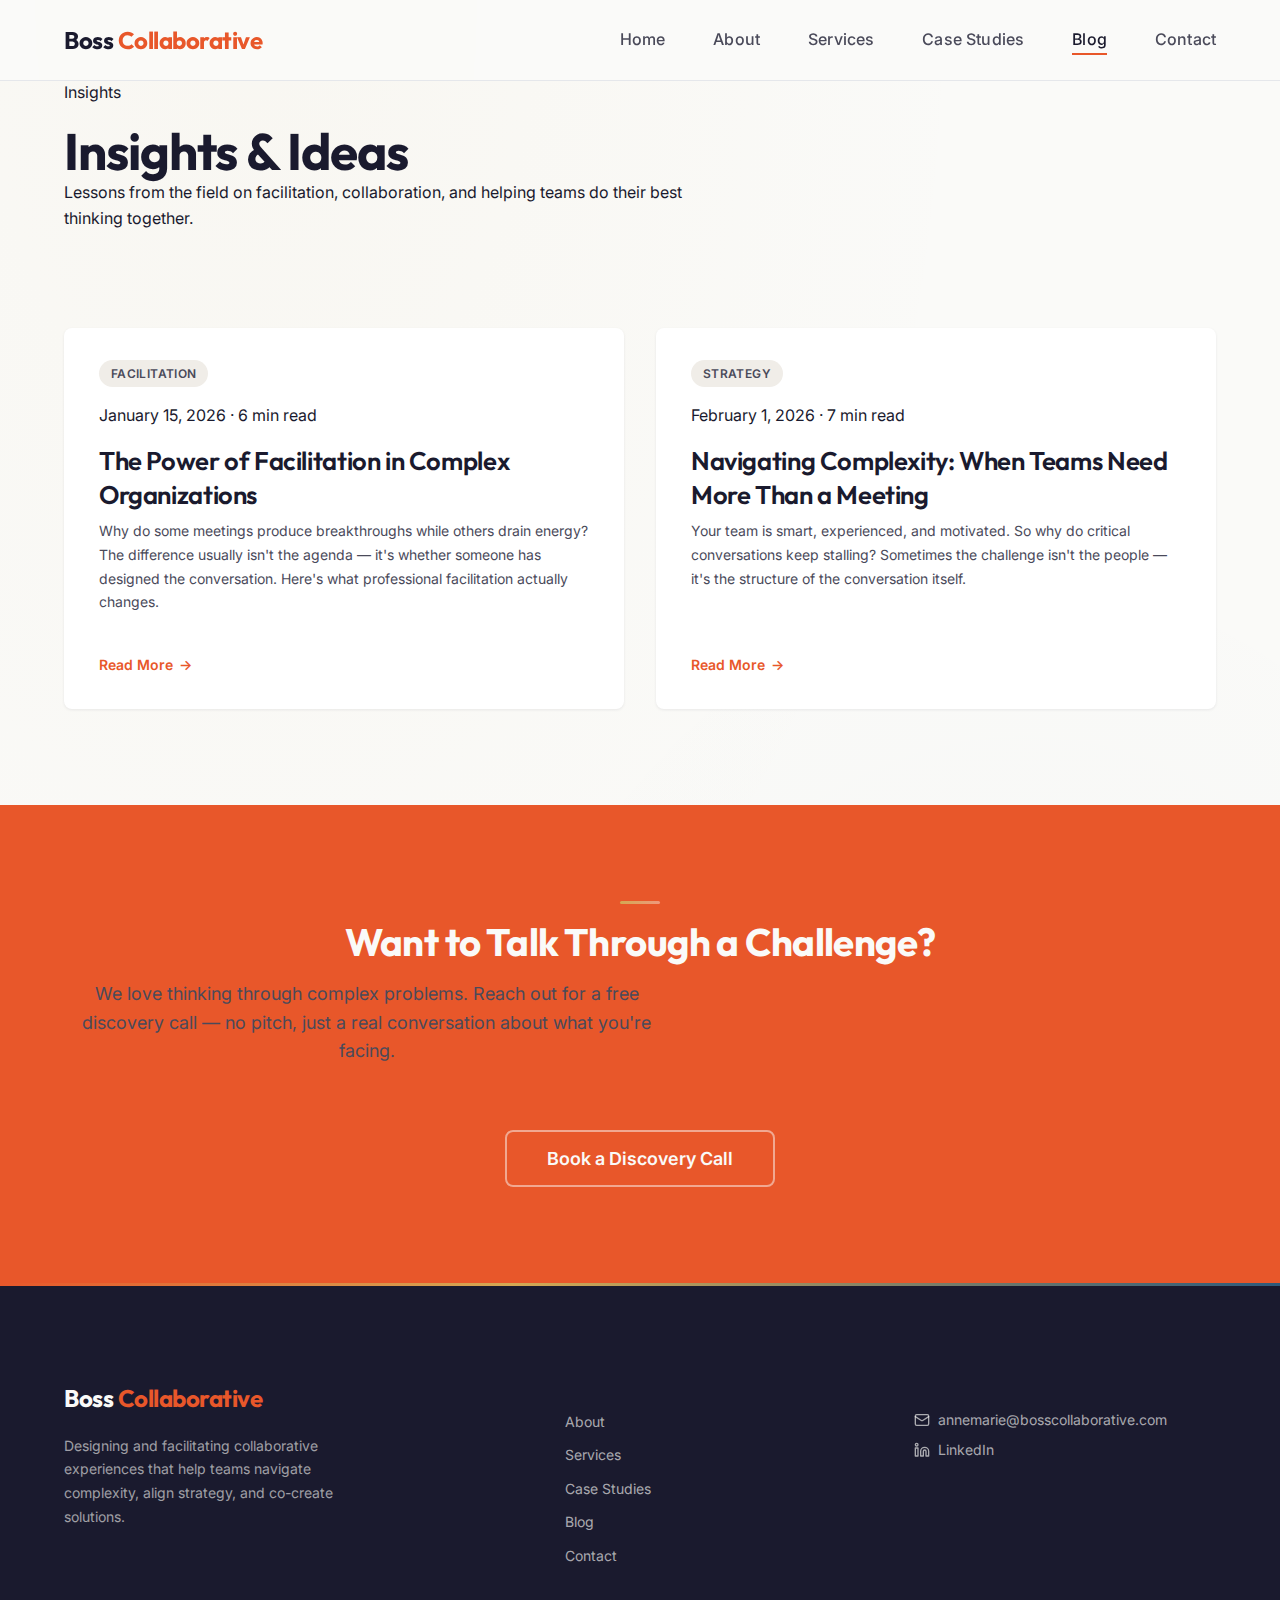
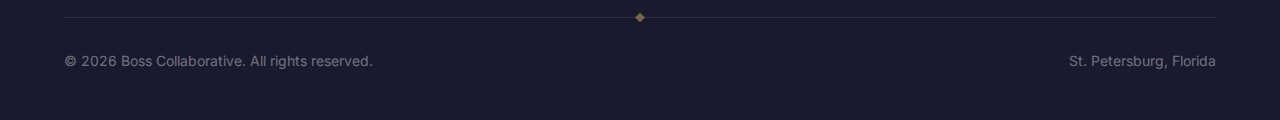
<file: blog.html>
<!DOCTYPE html>
<html lang="en">
<head>
  <meta charset="UTF-8">
  <meta name="viewport" content="width=device-width, initial-scale=1.0">
  <title>Blog — Boss Collaborative | Insights on Facilitation &amp; Collaboration</title>
  <meta name="description" content="Ideas, frameworks, and stories from the field. Explore Boss Collaborative's insights on facilitation, strategic planning, and navigating organizational complexity.">

  <!-- Open Graph -->
  <meta property="og:title" content="Blog — Boss Collaborative | Insights on Facilitation & Collaboration">
  <meta property="og:description" content="Ideas, frameworks, and stories from the field of facilitation and collaborative consulting.">
  <meta property="og:type" content="website">
  <meta property="og:url" content="https://www.bosscollaborative.com/blog.html">
  <meta property="og:site_name" content="Boss Collaborative">
  <meta property="og:locale" content="en_US">

  <!-- Preconnect to Google Fonts -->
  <link rel="preconnect" href="https://fonts.googleapis.com">
  <link rel="preconnect" href="https://fonts.gstatic.com" crossorigin>
  <link rel="preload" as="style" href="https://fonts.googleapis.com/css2?family=Outfit:wght@400;500;600;700&family=Inter:wght@400;500;600&family=Playfair+Display:ital,wght@0,400;0,600;1,400;1,600&display=swap">
  <link rel="stylesheet" href="https://fonts.googleapis.com/css2?family=Outfit:wght@400;500;600;700&family=Inter:wght@400;500;600&family=Playfair+Display:ital,wght@0,400;0,600;1,400;1,600&display=swap" media="print" onload="this.media='all'">
  <noscript><link rel="stylesheet" href="https://fonts.googleapis.com/css2?family=Outfit:wght@400;500;600;700&family=Inter:wght@400;500;600&family=Playfair+Display:ital,wght@0,400;0,600;1,400;1,600&display=swap"></noscript>

  <!-- CSS -->
  <link rel="stylesheet" href="css/variables.css">
  <link rel="stylesheet" href="css/base.css">
  <link rel="stylesheet" href="css/layout.css">
  <link rel="stylesheet" href="css/components.css">
  <link rel="stylesheet" href="css/pages.css">

  <!-- JS -->
  <script src="js/nav.js" defer></script>
  <script src="js/animations.js" defer></script>
</head>
<body class="page-blog">

  <!-- ============ HEADER ============ -->
  <header class="site-header">
    <div class="container">
      <a href="index.html" class="site-logo" aria-label="Boss Collaborative — Home">Boss <span>Collaborative</span></a>
      <nav class="site-nav" aria-label="Main navigation">
        <ul class="site-nav__list">
          <li><a href="index.html" class="nav-link">Home</a></li>
          <li><a href="about.html" class="nav-link">About</a></li>
          <li><a href="services.html" class="nav-link">Services</a></li>
          <li><a href="case-studies.html" class="nav-link">Case Studies</a></li>
          <li><a href="blog.html" class="nav-link nav-link--active" aria-current="page">Blog</a></li>
          <li><a href="contact.html" class="nav-link">Contact</a></li>
        </ul>
      </nav>
      <button class="nav-toggle" aria-label="Toggle menu" aria-expanded="false" aria-controls="mobile-nav">
        <span class="nav-toggle__line"></span>
        <span class="nav-toggle__line"></span>
        <span class="nav-toggle__line"></span>
      </button>
    </div>
  </header>
  <div class="mobile-nav__backdrop" aria-hidden="true"></div>
  <nav class="mobile-nav" id="mobile-nav" aria-label="Mobile navigation">
    <ul class="mobile-nav__list">
      <li><a href="index.html" class="mobile-nav__link">Home</a></li>
      <li><a href="about.html" class="mobile-nav__link">About</a></li>
      <li><a href="services.html" class="mobile-nav__link">Services</a></li>
      <li><a href="case-studies.html" class="mobile-nav__link">Case Studies</a></li>
      <li><a href="blog.html" class="mobile-nav__link mobile-nav__link--active" aria-current="page">Blog</a></li>
      <li><a href="contact.html" class="mobile-nav__link">Contact</a></li>
    </ul>
  </nav>
  <div class="header-spacer"></div>

  <main>

    <!-- ============ HERO ============ -->
    <section class="blog-hero" aria-labelledby="blog-hero-title">
      <div class="blog-hero__geo" aria-hidden="true"></div>
      <div class="container blog-hero__container" data-animate="fade-up">
        <p class="blog-hero__label">Insights</p>
        <h1 class="blog-hero__title" id="blog-hero-title">Insights &amp; Ideas</h1>
        <p class="blog-hero__subtitle">Lessons from the field on facilitation, collaboration, and helping teams do their best thinking together.</p>
      </div>
    </section>

    <!-- ============ BLOG POST GRID ============ -->
    <!-- PLACEHOLDER CONTENT: All blog post content below is AI-fabricated and needs replacement with real content -->
    <section class="section" aria-label="Blog posts">
      <div class="container">
        <div class="grid grid--2col" data-animate-stagger>

          <!-- Post 1 -->
          <article class="card" data-animate="fade-up">
            <span class="card__tag">Facilitation</span>
            <p class="blog-card__meta">January 15, 2026 &middot; 6 min read</p>
            <h2 class="card__title">The Power of Facilitation in Complex Organizations</h2>
            <p class="card__text">Why do some meetings produce breakthroughs while others drain energy? The difference usually isn't the agenda — it's whether someone has designed the conversation. Here's what professional facilitation actually changes.</p>
            <a href="blog/power-of-facilitation.html" class="card__link">Read More <span class="btn__arrow" aria-hidden="true">&rarr;</span></a>
          </article>

          <!-- Post 2 -->
          <article class="card" data-animate="fade-up">
            <span class="card__tag">Strategy</span>
            <p class="blog-card__meta">February 1, 2026 &middot; 7 min read</p>
            <h2 class="card__title">Navigating Complexity: When Teams Need More Than a Meeting</h2>
            <p class="card__text">Your team is smart, experienced, and motivated. So why do critical conversations keep stalling? Sometimes the challenge isn't the people — it's the structure of the conversation itself.</p>
            <a href="blog/navigating-complexity.html" class="card__link">Read More <span class="btn__arrow" aria-hidden="true">&rarr;</span></a>
          </article>

        </div>
      </div>
    </section>

    <!-- ============ CTA ============ -->
    <section class="section section--accent" data-animate="fade-in" aria-labelledby="blog-cta-heading">
      <div class="container text-center">
        <h2 class="section-heading" id="blog-cta-heading">Want to Talk Through a Challenge?</h2>
        <p class="section-subheading cta-subheading">We love thinking through complex problems. Reach out for a free discovery call — no pitch, just a real conversation about what you're facing.</p>
        <div class="flex-center flex-wrap cta-actions">
          <a href="contact.html" class="btn btn--light btn--large">Book a Discovery Call</a>
        </div>
      </div>
    </section>

  </main>

  <!-- ============ FOOTER ============ -->
  <footer class="site-footer">
    <div class="container">
      <div class="footer__grid">
        <div class="footer__brand">
          <a href="index.html" class="site-logo">Boss <span>Collaborative</span></a>
          <p>Designing and facilitating collaborative experiences that help teams navigate complexity, align strategy, and co-create solutions.</p>
        </div>
        <div class="footer__nav">
          <h3>Navigate</h3>
          <ul>
            <li><a href="about.html" class="footer__link">About</a></li>
            <li><a href="services.html" class="footer__link">Services</a></li>
            <li><a href="case-studies.html" class="footer__link">Case Studies</a></li>
            <li><a href="blog.html" class="footer__link">Blog</a></li>
            <li><a href="contact.html" class="footer__link">Contact</a></li>
          </ul>
        </div>
        <div class="footer__contact">
          <h3>Get in Touch</h3>
          <a href="mailto:annemarie@bosscollaborative.com">
            <svg width="16" height="16" viewBox="0 0 24 24" fill="none" stroke="currentColor" stroke-width="2" stroke-linecap="round" stroke-linejoin="round" aria-hidden="true"><rect x="2" y="4" width="20" height="16" rx="2"/><path d="m22 7-8.97 5.7a1.94 1.94 0 0 1-2.06 0L2 7"/></svg>
            annemarie@bosscollaborative.com
          </a>
          <a href="https://www.linkedin.com/in/annemarieboss1" target="_blank" rel="noopener noreferrer">
            <svg width="16" height="16" viewBox="0 0 24 24" fill="none" stroke="currentColor" stroke-width="2" stroke-linecap="round" stroke-linejoin="round" aria-hidden="true"><path d="M16 8a6 6 0 0 1 6 6v7h-4v-7a2 2 0 0 0-2-2 2 2 0 0 0-2 2v7h-4v-7a6 6 0 0 1 6-6z"/><rect x="2" y="9" width="4" height="12"/><circle cx="4" cy="4" r="2"/></svg>
            LinkedIn
          </a>
        </div>
      </div>
      <div class="footer__bottom">
        <p>&copy; 2026 Boss Collaborative. All rights reserved.</p>
        <p>St. Petersburg, Florida</p>
      </div>
    </div>
  </footer>

</body>
</html>
</file>
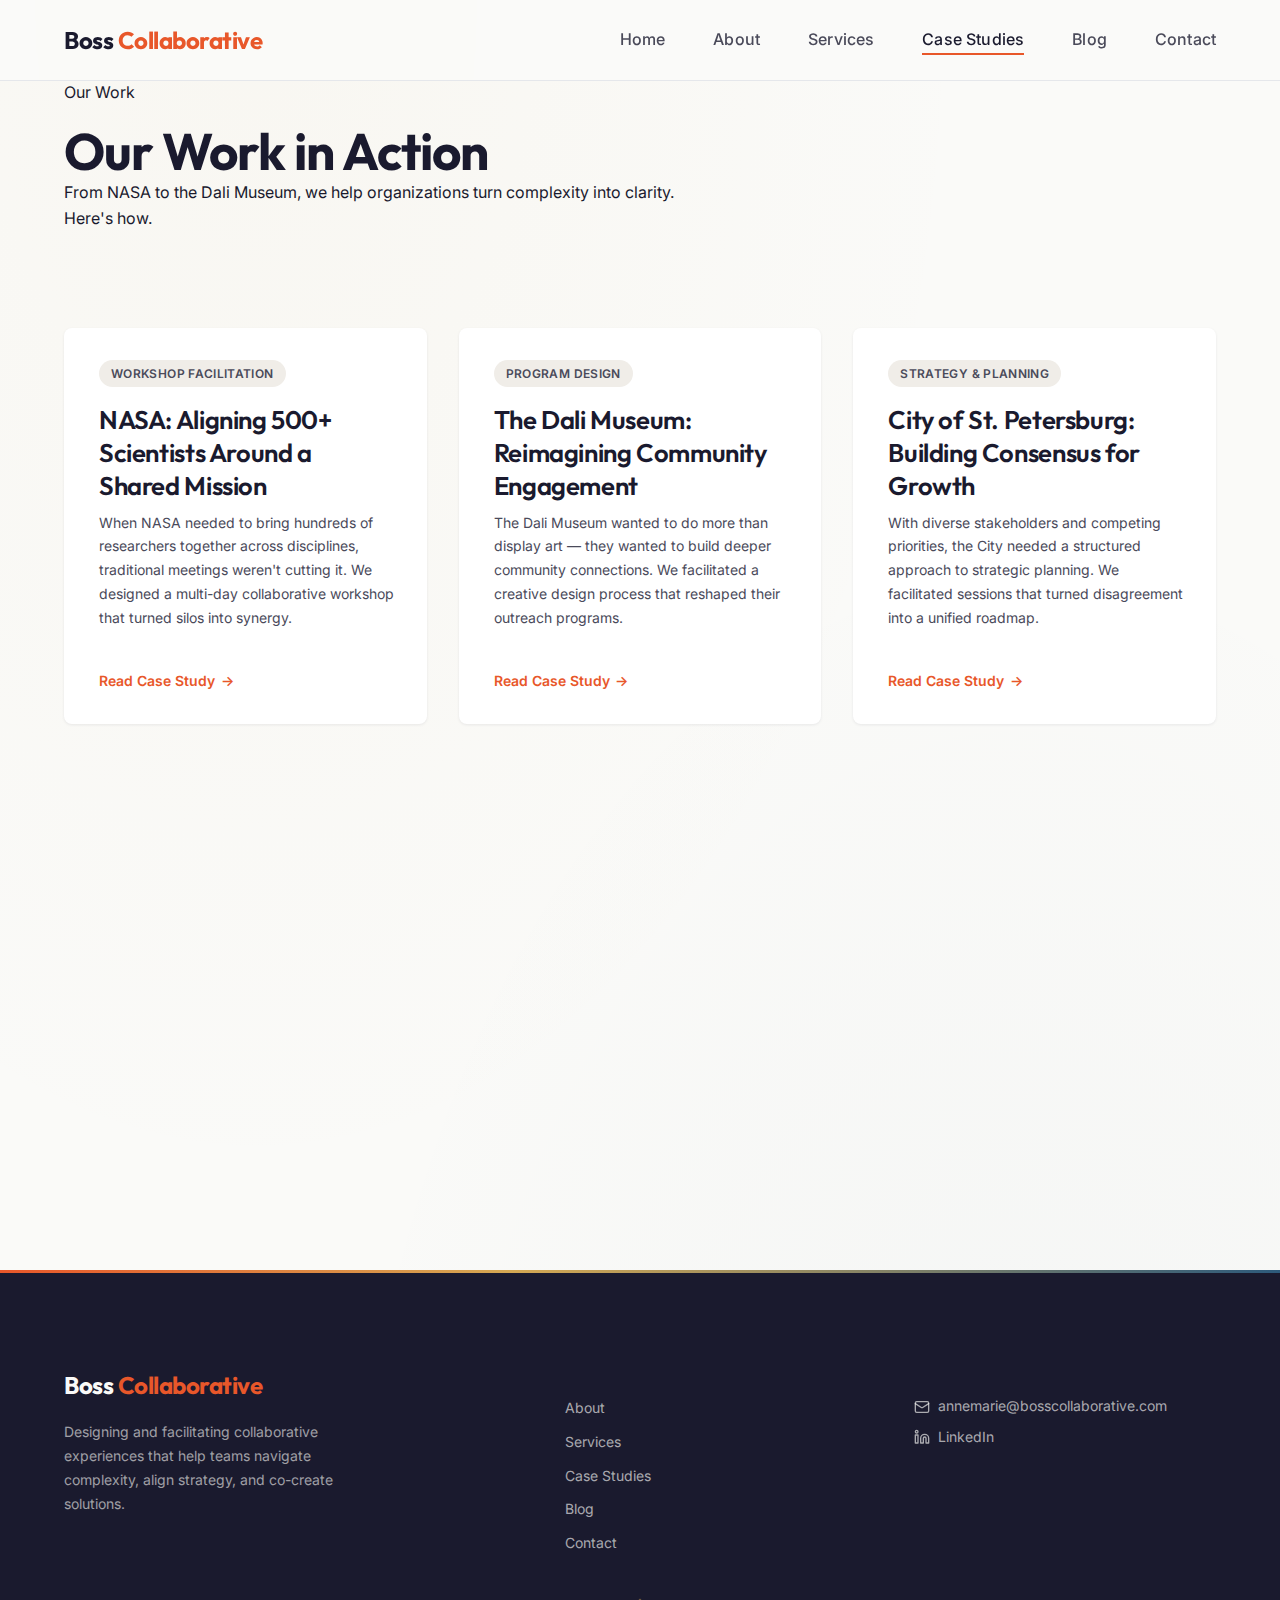
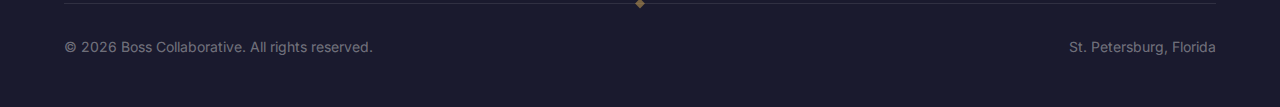
<file: case-studies.html>
<!DOCTYPE html>
<html lang="en">
<head>
  <meta charset="UTF-8">
  <meta name="viewport" content="width=device-width, initial-scale=1.0">
  <title>Case Studies — Boss Collaborative | Real Results from Creative Collaboration</title>
  <meta name="description" content="See how Boss Collaborative has helped NASA, the Dali Museum, and the City of St. Petersburg navigate complexity through strategic facilitation and creative collaboration.">

  <!-- Open Graph -->
  <meta property="og:title" content="Case Studies — Boss Collaborative">
  <meta property="og:description" content="Real results from creative collaboration. See how we've helped organizations like NASA and the Dali Museum turn complexity into clarity.">
  <meta property="og:type" content="website">
  <meta property="og:url" content="https://www.bosscollaborative.com/case-studies.html">
  <meta property="og:site_name" content="Boss Collaborative">
  <meta property="og:locale" content="en_US">

  <!-- Preconnect to Google Fonts -->
  <link rel="preconnect" href="https://fonts.googleapis.com">
  <link rel="preconnect" href="https://fonts.gstatic.com" crossorigin>
  <link rel="preload" as="style" href="https://fonts.googleapis.com/css2?family=Outfit:wght@400;500;600;700&family=Inter:wght@400;500;600&family=Playfair+Display:ital,wght@0,400;0,600;1,400;1,600&display=swap">
  <link rel="stylesheet" href="https://fonts.googleapis.com/css2?family=Outfit:wght@400;500;600;700&family=Inter:wght@400;500;600&family=Playfair+Display:ital,wght@0,400;0,600;1,400;1,600&display=swap" media="print" onload="this.media='all'">
  <noscript><link rel="stylesheet" href="https://fonts.googleapis.com/css2?family=Outfit:wght@400;500;600;700&family=Inter:wght@400;500;600&family=Playfair+Display:ital,wght@0,400;0,600;1,400;1,600&display=swap"></noscript>

  <!-- CSS -->
  <link rel="stylesheet" href="css/variables.css">
  <link rel="stylesheet" href="css/base.css">
  <link rel="stylesheet" href="css/layout.css">
  <link rel="stylesheet" href="css/components.css">
  <link rel="stylesheet" href="css/pages.css">

  <!-- JS -->
  <script src="js/nav.js" defer></script>
  <script src="js/animations.js" defer></script>
</head>
<body class="page-case-studies">

  <!-- ============ HEADER ============ -->
  <header class="site-header">
    <div class="container">
      <a href="index.html" class="site-logo" aria-label="Boss Collaborative — Home">Boss <span>Collaborative</span></a>
      <nav class="site-nav" aria-label="Main navigation">
        <ul class="site-nav__list">
          <li><a href="index.html" class="nav-link">Home</a></li>
          <li><a href="about.html" class="nav-link">About</a></li>
          <li><a href="services.html" class="nav-link">Services</a></li>
          <li><a href="case-studies.html" class="nav-link nav-link--active" aria-current="page">Case Studies</a></li>
          <li><a href="blog.html" class="nav-link">Blog</a></li>
          <li><a href="contact.html" class="nav-link">Contact</a></li>
        </ul>
      </nav>
      <button class="nav-toggle" aria-label="Toggle menu" aria-expanded="false" aria-controls="mobile-nav">
        <span class="nav-toggle__line"></span>
        <span class="nav-toggle__line"></span>
        <span class="nav-toggle__line"></span>
      </button>
    </div>
  </header>
  <div class="mobile-nav__backdrop" aria-hidden="true"></div>
  <nav class="mobile-nav" id="mobile-nav" aria-label="Mobile navigation">
    <ul class="mobile-nav__list">
      <li><a href="index.html" class="mobile-nav__link">Home</a></li>
      <li><a href="about.html" class="mobile-nav__link">About</a></li>
      <li><a href="services.html" class="mobile-nav__link">Services</a></li>
      <li><a href="case-studies.html" class="mobile-nav__link mobile-nav__link--active" aria-current="page">Case Studies</a></li>
      <li><a href="blog.html" class="mobile-nav__link">Blog</a></li>
      <li><a href="contact.html" class="mobile-nav__link">Contact</a></li>
    </ul>
  </nav>
  <div class="header-spacer"></div>

  <main>

    <!-- ============ HERO ============ -->
    <section class="cs-hero" aria-labelledby="cs-hero-title">
      <div class="cs-hero__geo cs-hero__geo--dots" aria-hidden="true"></div>
      <div class="cs-hero__geo cs-hero__geo--line" aria-hidden="true"></div>
      <div class="container cs-hero__container" data-animate="fade-up">
        <p class="cs-hero__label">Our Work</p>
        <h1 class="cs-hero__title" id="cs-hero-title">Our Work in Action</h1>
        <p class="cs-hero__subtitle">From NASA to the Dali Museum, we help organizations turn complexity into clarity. Here's how.</p>
      </div>
    </section>

    <!-- PLACEHOLDER CONTENT: All case study descriptions are AI-fabricated and need replacement with real content -->
    <!-- ============ CASE STUDY CARDS ============ -->
    <section class="section" aria-label="Case studies">
      <div class="container">
        <div class="grid grid--3col" data-animate-stagger>

          <!-- NASA -->
          <article class="card card--nasa" data-animate="fade-up">
            <div class="card__header">
              <span class="card__tag">Workshop Facilitation</span>
            </div>
            <h2 class="card__title">NASA: Aligning 500+ Scientists Around a Shared Mission</h2>
            <p class="card__text">When NASA needed to bring hundreds of researchers together across disciplines, traditional meetings weren't cutting it. We designed a multi-day collaborative workshop that turned silos into synergy.</p>
            <a href="case-studies/nasa-workshop.html" class="card__link">Read Case Study <span class="btn__arrow" aria-hidden="true">&rarr;</span></a>
          </article>

          <!-- Dali Museum -->
          <article class="card card--dali" data-animate="fade-up">
            <div class="card__header">
              <span class="card__tag">Program Design</span>
            </div>
            <h2 class="card__title">The Dali Museum: Reimagining Community Engagement</h2>
            <p class="card__text">The Dali Museum wanted to do more than display art — they wanted to build deeper community connections. We facilitated a creative design process that reshaped their outreach programs.</p>
            <a href="case-studies/dali-innovation.html" class="card__link">Read Case Study <span class="btn__arrow" aria-hidden="true">&rarr;</span></a>
          </article>

          <!-- City of St. Pete -->
          <article class="card card--stpete" data-animate="fade-up">
            <div class="card__header">
              <span class="card__tag">Strategy &amp; Planning</span>
            </div>
            <h2 class="card__title">City of St. Petersburg: Building Consensus for Growth</h2>
            <p class="card__text">With diverse stakeholders and competing priorities, the City needed a structured approach to strategic planning. We facilitated sessions that turned disagreement into a unified roadmap.</p>
            <a href="case-studies/city-stpete.html" class="card__link">Read Case Study <span class="btn__arrow" aria-hidden="true">&rarr;</span></a>
          </article>

        </div>
      </div>
    </section>

    <!-- ============ CTA ============ -->
    <section class="section section--accent" data-animate="fade-in" aria-labelledby="cs-cta-heading">
      <div class="container text-center">
        <h2 class="section-heading" id="cs-cta-heading">Facing a Complex Challenge?</h2>
        <p class="section-subheading cta-subheading">Every project starts with a conversation. Tell us what you're navigating, and we'll design an approach that fits.</p>
        <div class="flex-center flex-wrap cta-actions">
          <a href="contact.html" class="btn btn--light btn--large">Book a Discovery Call</a>
          <a href="services.html" class="btn btn--light">View Our Services</a>
        </div>
      </div>
    </section>

  </main>

  <!-- ============ FOOTER ============ -->
  <footer class="site-footer">
    <div class="container">
      <div class="footer__grid">
        <div class="footer__brand">
          <a href="index.html" class="site-logo">Boss <span>Collaborative</span></a>
          <p>Designing and facilitating collaborative experiences that help teams navigate complexity, align strategy, and co-create solutions.</p>
        </div>
        <div class="footer__nav">
          <h3>Navigate</h3>
          <ul>
            <li><a href="about.html" class="footer__link">About</a></li>
            <li><a href="services.html" class="footer__link">Services</a></li>
            <li><a href="case-studies.html" class="footer__link">Case Studies</a></li>
            <li><a href="blog.html" class="footer__link">Blog</a></li>
            <li><a href="contact.html" class="footer__link">Contact</a></li>
          </ul>
        </div>
        <div class="footer__contact">
          <h3>Get in Touch</h3>
          <a href="mailto:annemarie@bosscollaborative.com">
            <svg width="16" height="16" viewBox="0 0 24 24" fill="none" stroke="currentColor" stroke-width="2" stroke-linecap="round" stroke-linejoin="round" aria-hidden="true"><rect x="2" y="4" width="20" height="16" rx="2"/><path d="m22 7-8.97 5.7a1.94 1.94 0 0 1-2.06 0L2 7"/></svg>
            annemarie@bosscollaborative.com
          </a>
          <a href="https://www.linkedin.com/in/annemarieboss1" target="_blank" rel="noopener noreferrer">
            <svg width="16" height="16" viewBox="0 0 24 24" fill="none" stroke="currentColor" stroke-width="2" stroke-linecap="round" stroke-linejoin="round" aria-hidden="true"><path d="M16 8a6 6 0 0 1 6 6v7h-4v-7a2 2 0 0 0-2-2 2 2 0 0 0-2 2v7h-4v-7a6 6 0 0 1 6-6z"/><rect x="2" y="9" width="4" height="12"/><circle cx="4" cy="4" r="2"/></svg>
            LinkedIn
          </a>
        </div>
      </div>
      <div class="footer__bottom">
        <p>&copy; 2026 Boss Collaborative. All rights reserved.</p>
        <p>St. Petersburg, Florida</p>
      </div>
    </div>
  </footer>

</body>
</html>
</file>
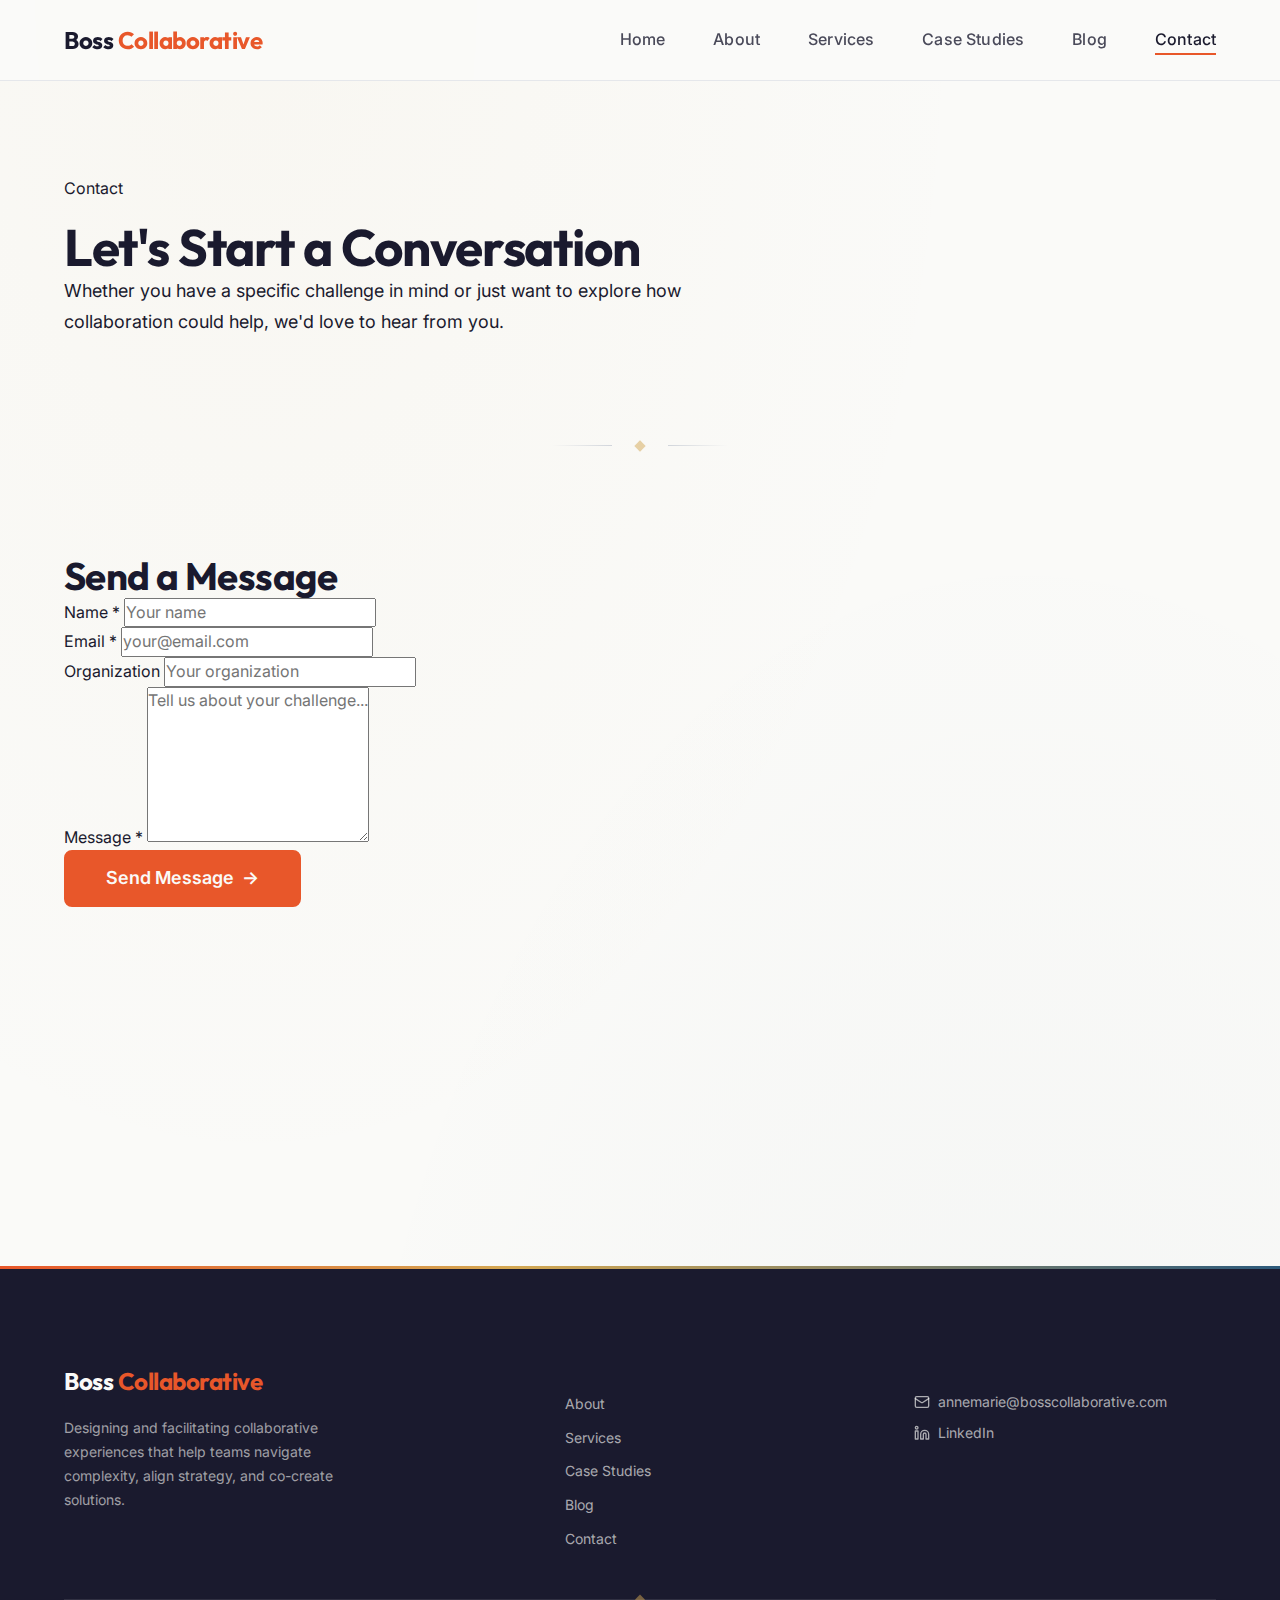
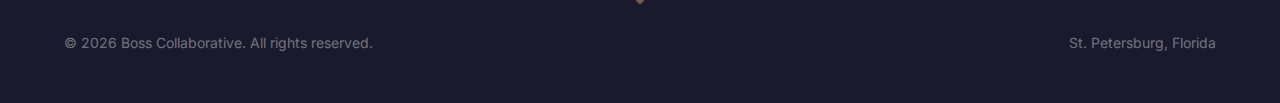
<file: contact.html>
<!DOCTYPE html>
<html lang="en">
<head>
  <meta charset="UTF-8">
  <meta name="viewport" content="width=device-width, initial-scale=1.0">
  <title>Contact — Boss Collaborative | Start a Conversation</title>
  <meta name="description" content="Ready to tackle your next challenge? Reach out to Boss Collaborative for a free discovery call. Strategic facilitation and workshop design in St. Petersburg, Florida.">
  <!-- Open Graph -->
  <meta property="og:title" content="Contact — Boss Collaborative">
  <meta property="og:description" content="Schedule a free discovery call. Strategic facilitation and workshop design for teams navigating complexity.">
  <meta property="og:type" content="website">
  <meta property="og:url" content="https://www.bosscollaborative.com/contact.html">
  <meta property="og:site_name" content="Boss Collaborative">
  <meta property="og:locale" content="en_US">
  <link rel="canonical" href="https://www.bosscollaborative.com/contact.html">

  <!-- Preconnect to Google Fonts -->
  <link rel="preconnect" href="https://fonts.googleapis.com">
  <link rel="preconnect" href="https://fonts.gstatic.com" crossorigin>
  <link rel="preload" as="style" href="https://fonts.googleapis.com/css2?family=Outfit:wght@400;500;600;700&family=Inter:wght@400;500;600&family=Playfair+Display:ital,wght@0,400;0,600;1,400;1,600&display=swap">
  <link rel="stylesheet" href="https://fonts.googleapis.com/css2?family=Outfit:wght@400;500;600;700&family=Inter:wght@400;500;600&family=Playfair+Display:ital,wght@0,400;0,600;1,400;1,600&display=swap" media="print" onload="this.media='all'">
  <noscript><link rel="stylesheet" href="https://fonts.googleapis.com/css2?family=Outfit:wght@400;500;600;700&family=Inter:wght@400;500;600&family=Playfair+Display:ital,wght@0,400;0,600;1,400;1,600&display=swap"></noscript>

  <!-- Styles -->
  <link rel="stylesheet" href="css/variables.css">
  <link rel="stylesheet" href="css/base.css">
  <link rel="stylesheet" href="css/layout.css">
  <link rel="stylesheet" href="css/components.css">
  <link rel="stylesheet" href="css/pages.css">
  <!-- Scripts -->
  <script src="js/nav.js" defer></script>
  <script src="js/animations.js" defer></script>
</head>
<body class="page-contact">

  <!-- Navigation -->
  <header class="site-header">
    <div class="container">
      <a href="index.html" class="site-logo" aria-label="Boss Collaborative — Home">Boss <span>Collaborative</span></a>
      <nav class="site-nav" aria-label="Main navigation">
        <ul class="site-nav__list">
          <li><a href="index.html" class="nav-link">Home</a></li>
          <li><a href="about.html" class="nav-link">About</a></li>
          <li><a href="services.html" class="nav-link">Services</a></li>
          <li><a href="case-studies.html" class="nav-link">Case Studies</a></li>
          <li><a href="blog.html" class="nav-link">Blog</a></li>
          <li><a href="contact.html" class="nav-link nav-link--active">Contact</a></li>
        </ul>
      </nav>
      <button class="nav-toggle" aria-label="Toggle menu" aria-expanded="false" aria-controls="mobile-nav">
        <span class="nav-toggle__line"></span>
        <span class="nav-toggle__line"></span>
        <span class="nav-toggle__line"></span>
      </button>
    </div>
  </header>
  <div class="mobile-nav__backdrop" aria-hidden="true"></div>
  <nav class="mobile-nav" id="mobile-nav" aria-label="Mobile navigation">
    <ul class="mobile-nav__list">
      <li><a href="index.html" class="mobile-nav__link">Home</a></li>
      <li><a href="about.html" class="mobile-nav__link">About</a></li>
      <li><a href="services.html" class="mobile-nav__link">Services</a></li>
      <li><a href="case-studies.html" class="mobile-nav__link">Case Studies</a></li>
      <li><a href="blog.html" class="mobile-nav__link">Blog</a></li>
      <li><a href="contact.html" class="mobile-nav__link mobile-nav__link--active">Contact</a></li>
    </ul>
  </nav>
  <div class="header-spacer"></div>

  <main>

    <!-- Hero -->
    <section class="contact-hero section" aria-labelledby="contact-hero-heading">
      <div class="container">
        <div class="contact-hero__inner" data-animate="fade-in">
          <p class="contact-hero__label">Contact</p>
          <h1 class="contact-hero__title" id="contact-hero-heading">Let's Start a Conversation</h1>
          <p class="contact-hero__subtitle text-lg">Whether you have a specific challenge in mind or just want to explore how collaboration could help, we'd love to hear from you.</p>
        </div>
        <div class="contact-hero__accent" aria-hidden="true"></div>
      </div>
    </section>

    <!-- Section divider between hero and content -->
    <div class="section-divider" aria-hidden="true">
      <span class="section-divider__diamond"></span>
    </div>

    <!-- Contact Content: Form + Info -->
    <section class="contact-content section section--sm" aria-labelledby="contact-form-heading">
      <div class="container">
        <div class="contact-grid">

          <!-- Left Column: Form -->
          <div class="contact-form-wrap" data-animate="fade-up">
            <h2 class="contact-form__heading" id="contact-form-heading">Send a Message</h2>
            <!-- TODO: Replace YOUR_ID with actual Formspree endpoint -->
            <form class="contact-form" action="https://formspree.io/f/YOUR_ID" method="POST">
              <input type="hidden" name="_subject" value="New inquiry from Boss Collaborative website">

              <div class="contact-form__field">
                <label for="contact-name" class="contact-form__label">Name <span aria-hidden="true">*</span></label>
                <input type="text" id="contact-name" name="name" required minlength="2" placeholder="Your name" class="contact-form__input" autocomplete="name">
              </div>

              <div class="contact-form__field">
                <label for="contact-email" class="contact-form__label">Email <span aria-hidden="true">*</span></label>
                <input type="email" id="contact-email" name="email" required placeholder="your@email.com" class="contact-form__input" autocomplete="email">
              </div>

              <div class="contact-form__field">
                <label for="contact-org" class="contact-form__label">Organization</label>
                <input type="text" id="contact-org" name="organization" placeholder="Your organization" class="contact-form__input" autocomplete="organization">
              </div>

              <div class="contact-form__field">
                <label for="contact-message" class="contact-form__label">Message <span aria-hidden="true">*</span></label>
                <textarea id="contact-message" name="message" required minlength="10" placeholder="Tell us about your challenge..." rows="6" class="contact-form__input contact-form__textarea"></textarea>
              </div>

              <div class="contact-form__submit">
                <button type="submit" class="btn btn--primary btn--large">Send Message <span class="btn__arrow" aria-hidden="true">&rarr;</span></button>
              </div>

              <!-- Success message (hidden by default) -->
              <div class="contact-form__success" hidden>
                <p>Thank you! We'll be in touch within 24 hours.</p>
              </div>
            </form>
          </div>

          <!-- Right Column: Info + Calendly -->
          <div class="contact-info" data-animate="fade-up">

            <div class="contact-info__section">
              <h3 class="contact-info__heading">Other Ways to Connect</h3>

              <div class="contact-info__item">
                <svg width="20" height="20" viewBox="0 0 20 20" fill="none" aria-hidden="true" class="contact-info__icon">
                  <rect x="2" y="4" width="16" height="12" rx="2" stroke="currentColor" stroke-width="1.5"/>
                  <path d="M2 6L10 11L18 6" stroke="currentColor" stroke-width="1.5" stroke-linejoin="round"/>
                </svg>
                <div>
                  <span class="contact-info__label">Email</span>
                  <a href="mailto:annemarie@bosscollaborative.com" class="contact-info__link">annemarie@bosscollaborative.com</a>
                </div>
              </div>

              <div class="contact-info__item">
                <svg width="20" height="20" viewBox="0 0 20 20" fill="none" aria-hidden="true" class="contact-info__icon">
                  <rect x="2" y="2" width="16" height="16" rx="3" stroke="currentColor" stroke-width="1.5"/>
                  <path d="M6 9V6.5C6 6.22 6.22 6 6.5 6H7" stroke="currentColor" stroke-width="1.5" stroke-linecap="round"/>
                  <path d="M6 9V14H8V10.5H10.5V14H14V8H10" stroke="currentColor" stroke-width="1.5" stroke-linecap="round" stroke-linejoin="round"/>
                </svg>
                <div>
                  <span class="contact-info__label">LinkedIn</span>
                  <a href="https://linkedin.com/in/annemarieboss1" target="_blank" rel="noopener noreferrer" class="contact-info__link">linkedin.com/in/annemarieboss1</a>
                </div>
              </div>

              <div class="contact-info__item">
                <svg width="20" height="20" viewBox="0 0 20 20" fill="none" aria-hidden="true" class="contact-info__icon">
                  <path d="M10 2C6.5 2 3 5.5 3 9C3 14 10 18 10 18C10 18 17 14 17 9C17 5.5 13.5 2 10 2Z" stroke="currentColor" stroke-width="1.5" stroke-linejoin="round"/>
                  <circle cx="10" cy="9" r="2.5" stroke="currentColor" stroke-width="1.5"/>
                </svg>
                <div>
                  <span class="contact-info__label">Location</span>
                  <span class="contact-info__text">St. Petersburg, Florida</span>
                </div>
              </div>
            </div>

            <div class="contact-info__section contact-info__calendly-section">
              <h3 class="contact-info__heading">Prefer to Talk?</h3>
              <p class="contact-info__desc">Skip the form. Schedule a free 20-minute discovery call and let's discuss your challenge directly.</p>
              <div class="contact-calendly">
                <!-- Calendly inline widget -->
                <!-- TODO: Verify this is the correct Calendly URL -->
                <div class="calendly-inline-widget" data-url="https://calendly.com/annemarie-bosscollaborative/discovery"></div>
                <script type="text/javascript" src="https://assets.calendly.com/assets/external/widget.js" async></script>
                <!-- Fallback link if widget doesn't load -->
                <noscript>
                  <a href="https://calendly.com/annemarie-bosscollaborative/discovery" target="_blank" rel="noopener noreferrer" class="btn btn--secondary">Book a Discovery Call on Calendly</a>
                </noscript>
              </div>
            </div>

          </div>
        </div>
      </div>
    </section>

  </main>

  <!-- Footer -->
  <footer class="site-footer">
    <div class="container">
      <div class="footer__grid">
        <div class="footer__brand">
          <a href="index.html" class="site-logo">Boss <span>Collaborative</span></a>
          <p>Designing and facilitating collaborative experiences that help teams navigate complexity, align strategy, and co-create solutions.</p>
        </div>
        <div class="footer__nav">
          <h3>Navigate</h3>
          <ul>
            <li><a href="about.html" class="footer__link">About</a></li>
            <li><a href="services.html" class="footer__link">Services</a></li>
            <li><a href="case-studies.html" class="footer__link">Case Studies</a></li>
            <li><a href="blog.html" class="footer__link">Blog</a></li>
            <li><a href="contact.html" class="footer__link">Contact</a></li>
          </ul>
        </div>
        <div class="footer__contact">
          <h3>Get in Touch</h3>
          <a href="mailto:annemarie@bosscollaborative.com">
            <svg width="16" height="16" viewBox="0 0 24 24" fill="none" stroke="currentColor" stroke-width="2" stroke-linecap="round" stroke-linejoin="round" aria-hidden="true"><rect x="2" y="4" width="20" height="16" rx="2"/><path d="m22 7-8.97 5.7a1.94 1.94 0 0 1-2.06 0L2 7"/></svg>
            annemarie@bosscollaborative.com
          </a>
          <a href="https://www.linkedin.com/in/annemarieboss1" target="_blank" rel="noopener noreferrer">
            <svg width="16" height="16" viewBox="0 0 24 24" fill="none" stroke="currentColor" stroke-width="2" stroke-linecap="round" stroke-linejoin="round" aria-hidden="true"><path d="M16 8a6 6 0 0 1 6 6v7h-4v-7a2 2 0 0 0-2-2 2 2 0 0 0-2 2v7h-4v-7a6 6 0 0 1 6-6z"/><rect x="2" y="9" width="4" height="12"/><circle cx="4" cy="4" r="2"/></svg>
            LinkedIn
          </a>
        </div>
      </div>
      <div class="footer__bottom">
        <p>&copy; 2026 Boss Collaborative. All rights reserved.</p>
        <p>St. Petersburg, Florida</p>
      </div>
    </div>
  </footer>

  <!-- Contact Form Submission Handler -->
  <script>
    document.addEventListener('DOMContentLoaded', function() {
      const form = document.querySelector('.contact-form');
      if (!form) return;

      form.addEventListener('submit', function(e) {
        e.preventDefault();

        const submitBtn = form.querySelector('button[type="submit"]');
        const successMsg = form.querySelector('.contact-form__success');
        const originalText = submitBtn.innerHTML;

        // Disable button to prevent double-submit
        submitBtn.disabled = true;
        submitBtn.innerHTML = 'Sending&hellip;';

        // Submit via fetch to Formspree
        fetch(form.action, {
          method: 'POST',
          body: new FormData(form),
          headers: { 'Accept': 'application/json' }
        }).then(function(response) {
          if (response.ok) {
            form.reset();
            successMsg.hidden = false;
            submitBtn.innerHTML = 'Sent!';
            // Re-enable after delay
            setTimeout(function() {
              submitBtn.disabled = false;
              submitBtn.innerHTML = originalText;
            }, 3000);
          } else {
            submitBtn.disabled = false;
            submitBtn.innerHTML = originalText;
            alert('Something went wrong. Please try again or email us directly.');
          }
        }).catch(function() {
          submitBtn.disabled = false;
          submitBtn.innerHTML = originalText;
          alert('Something went wrong. Please try again or email us directly.');
        });
      });
    });
  </script>

</body>
</html>
</file>
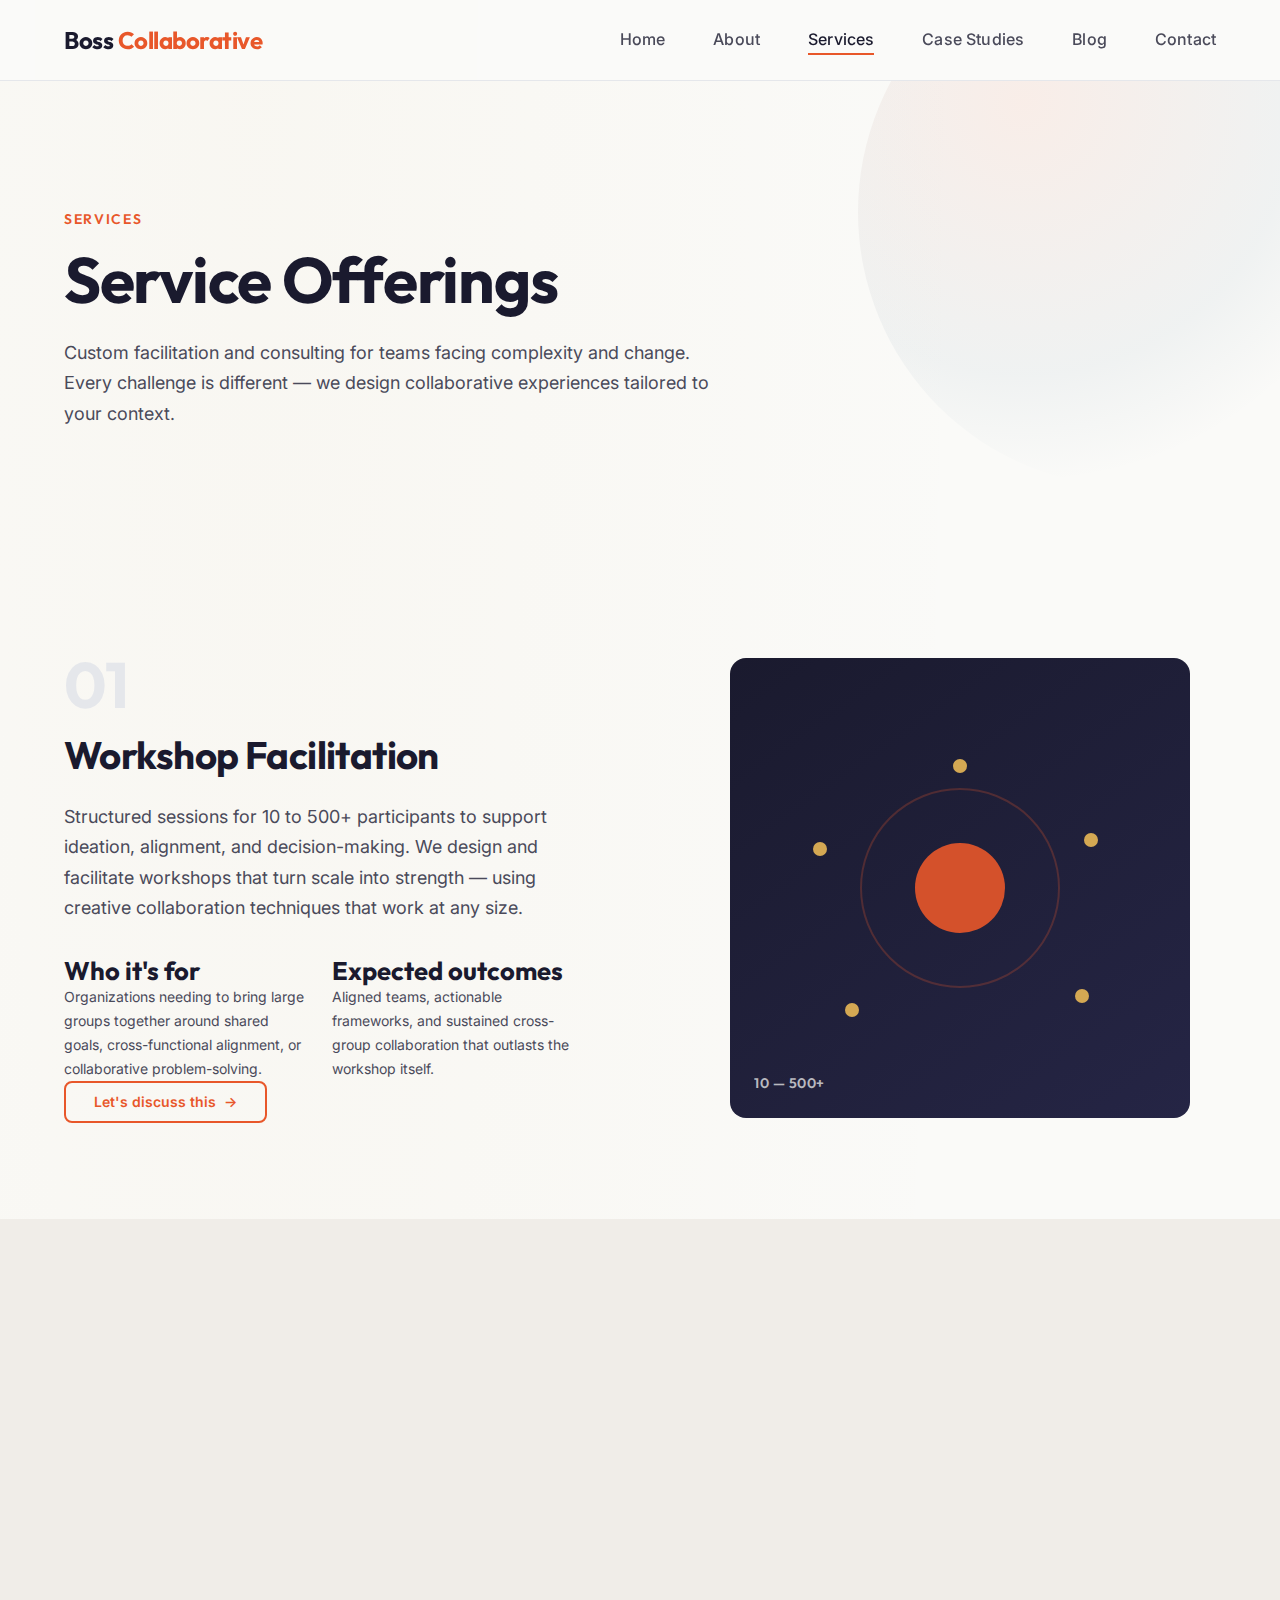
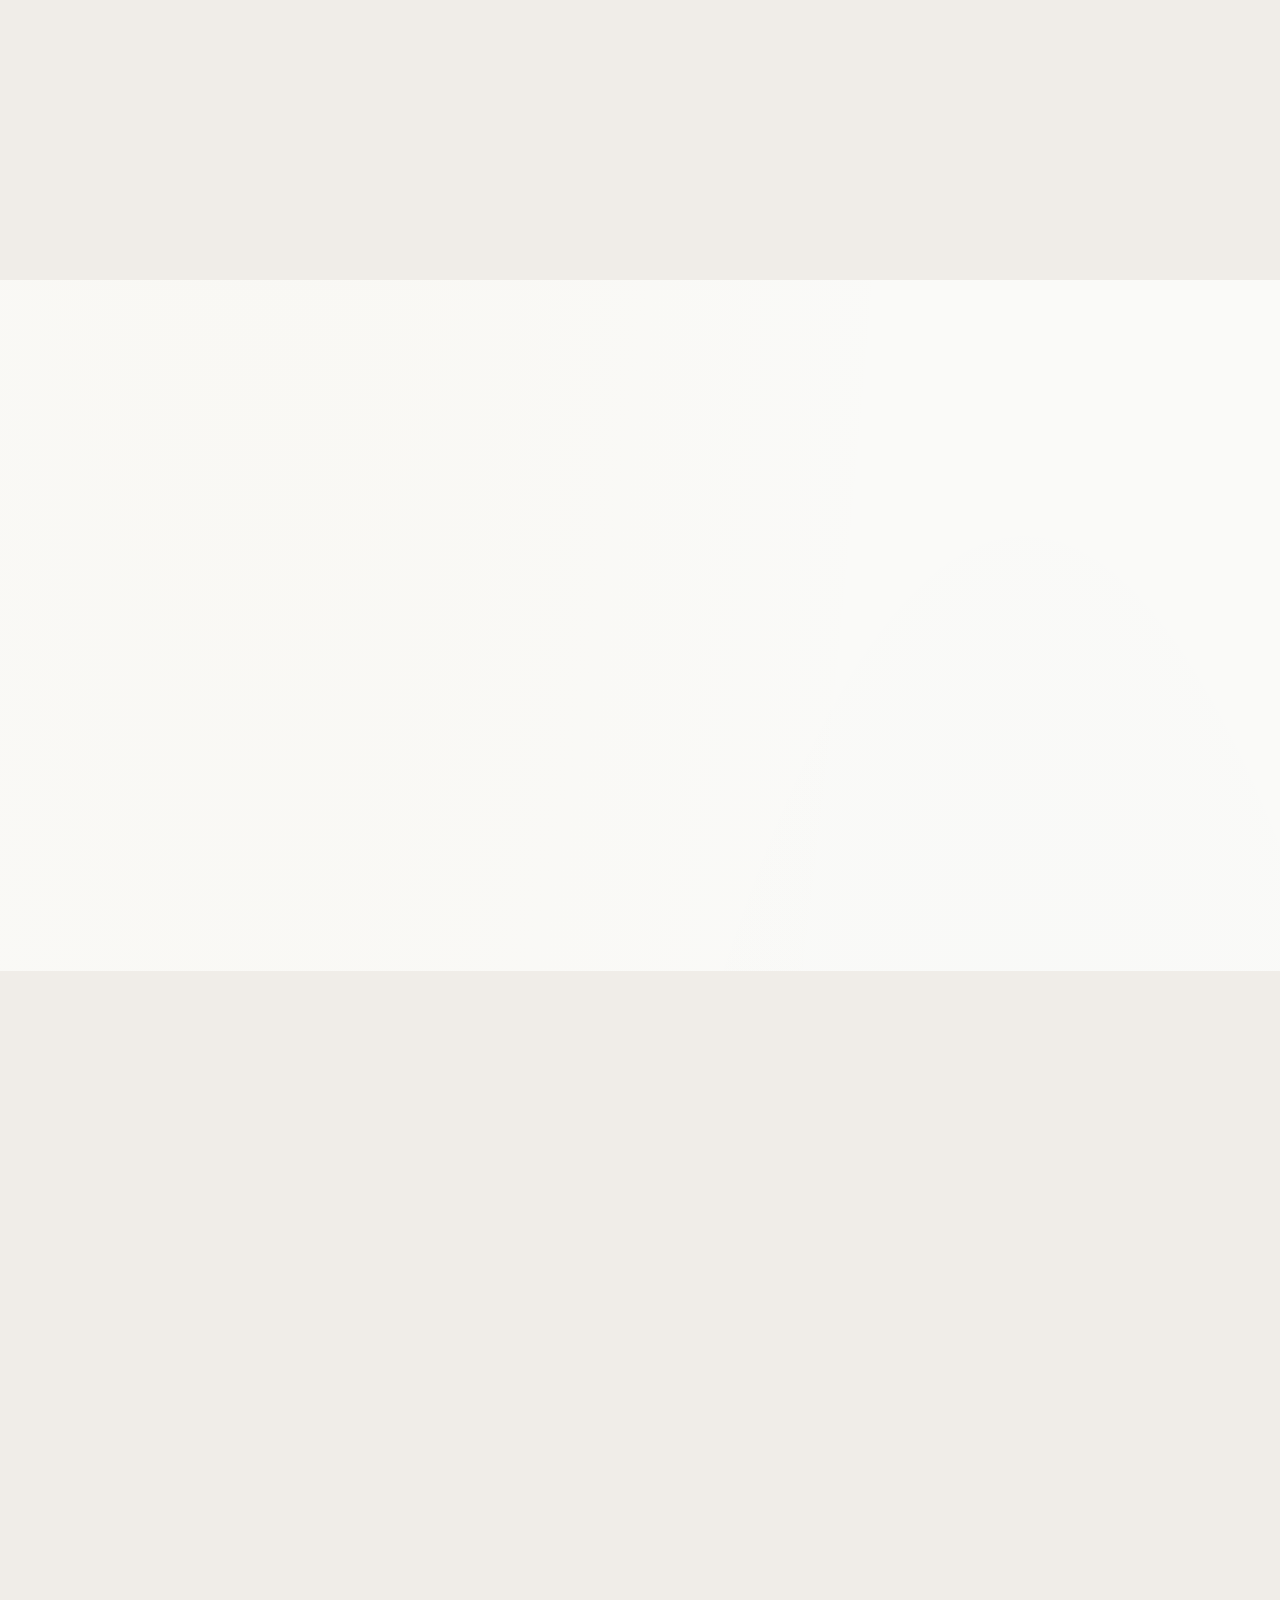
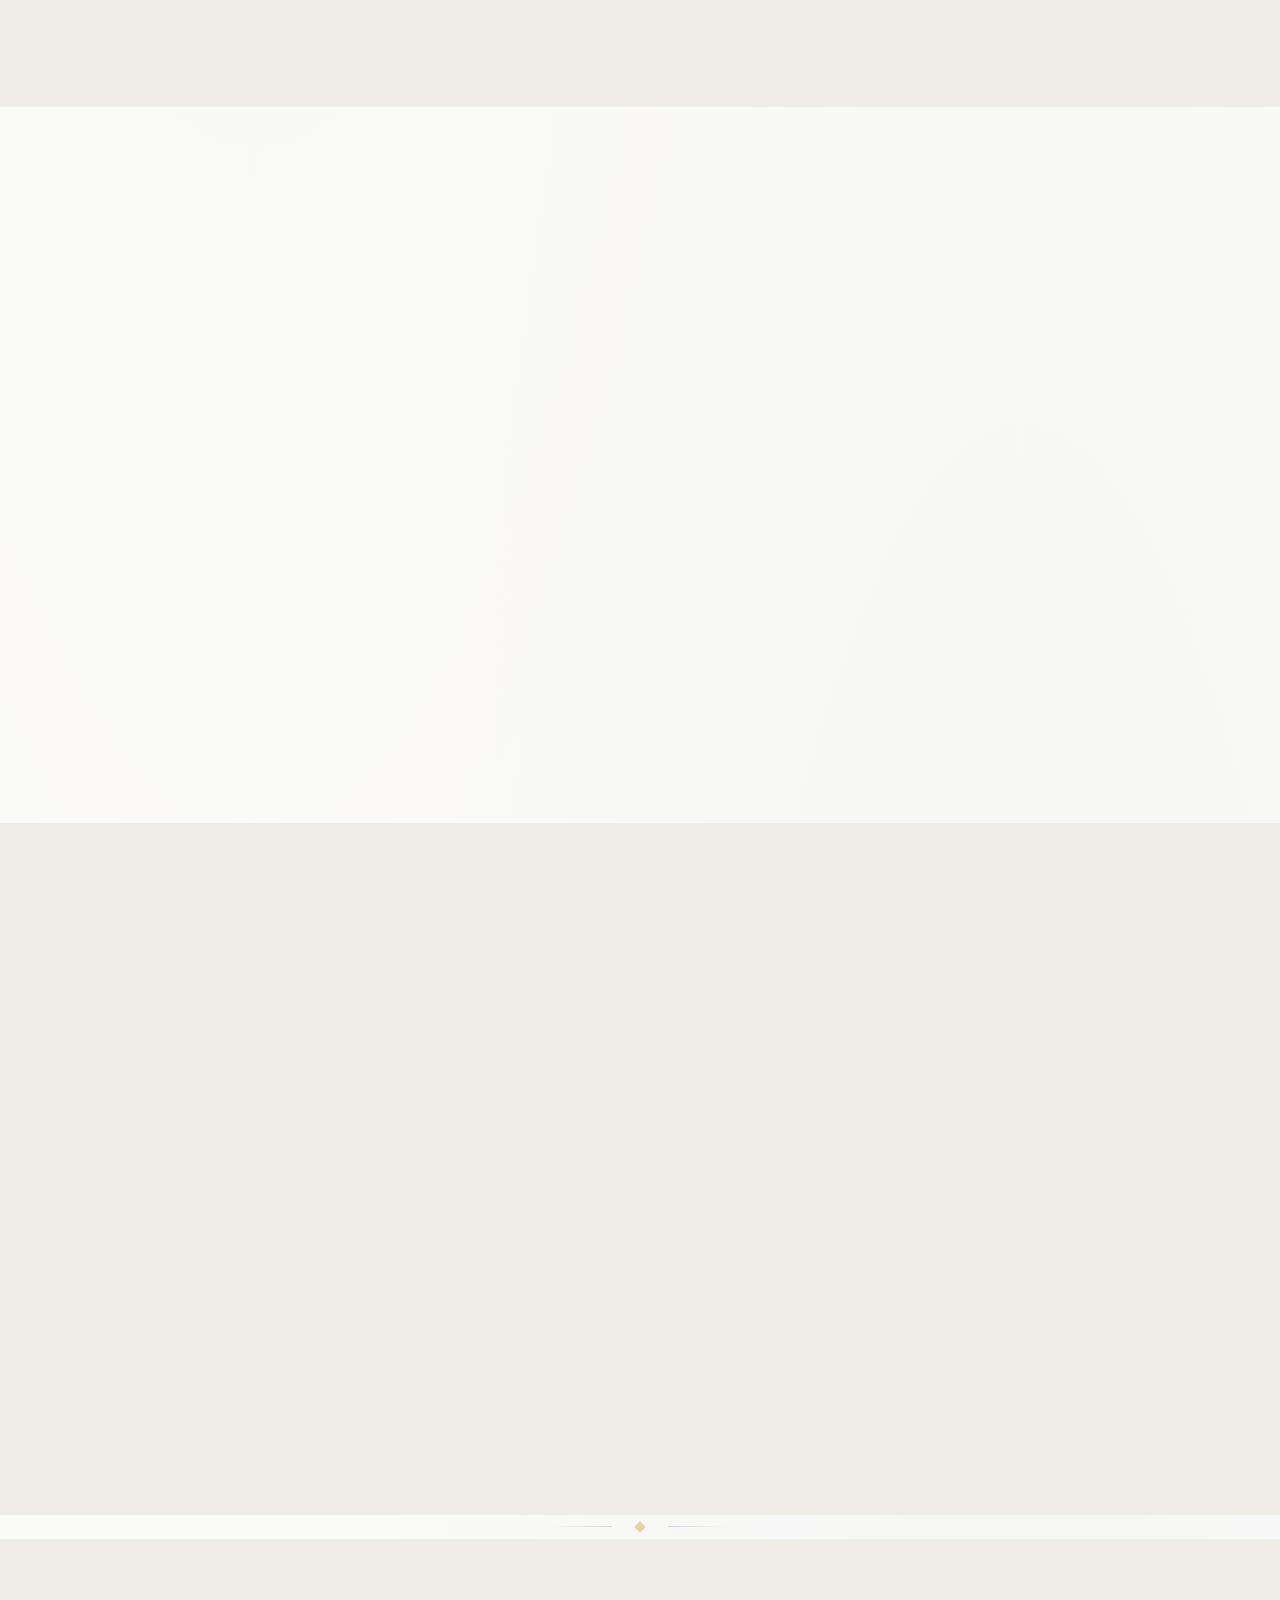
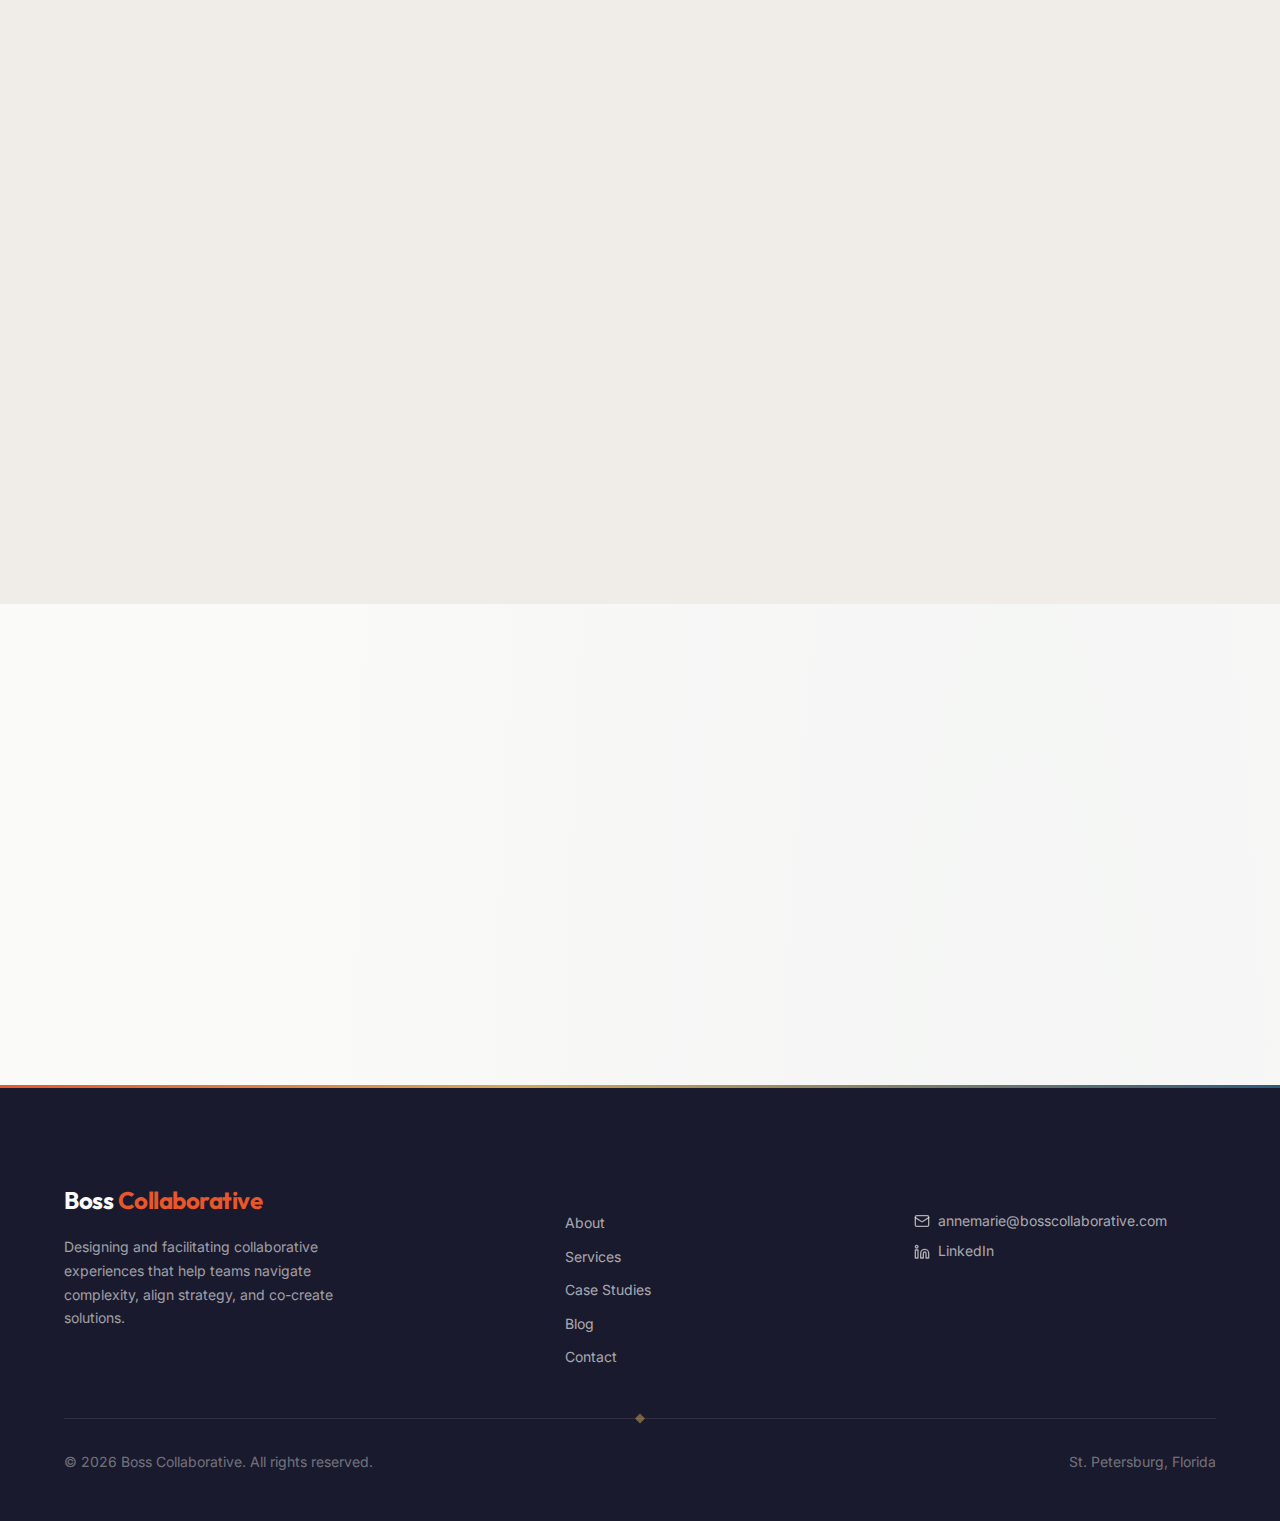
<file: services.html>
<!DOCTYPE html>
<html lang="en">
<head>
  <meta charset="UTF-8">
  <meta name="viewport" content="width=device-width, initial-scale=1.0">
  <title>Services — Boss Collaborative | Strategic Facilitation & Workshop Design</title>
  <meta name="description" content="From workshops for 500+ to intimate strategy sessions, Boss Collaborative designs and facilitates collaborative experiences that move teams from complexity to clarity.">
  <!-- Open Graph -->
  <meta property="og:title" content="Services — Boss Collaborative">
  <meta property="og:description" content="Strategic facilitation and workshop design for teams navigating complexity. Workshop facilitation, strategy, program design, and more.">
  <meta property="og:type" content="website">
  <meta property="og:url" content="https://www.bosscollaborative.com/services.html">
  <meta property="og:site_name" content="Boss Collaborative">
  <meta property="og:locale" content="en_US">
  <link rel="canonical" href="https://www.bosscollaborative.com/services.html">

  <!-- Preconnect to Google Fonts -->
  <link rel="preconnect" href="https://fonts.googleapis.com">
  <link rel="preconnect" href="https://fonts.gstatic.com" crossorigin>
  <link rel="preload" as="style" href="https://fonts.googleapis.com/css2?family=Outfit:wght@400;500;600;700&family=Inter:wght@400;500;600&family=Playfair+Display:ital,wght@0,400;0,600;1,400;1,600&display=swap">
  <link rel="stylesheet" href="https://fonts.googleapis.com/css2?family=Outfit:wght@400;500;600;700&family=Inter:wght@400;500;600&family=Playfair+Display:ital,wght@0,400;0,600;1,400;1,600&display=swap" media="print" onload="this.media='all'">
  <noscript><link rel="stylesheet" href="https://fonts.googleapis.com/css2?family=Outfit:wght@400;500;600;700&family=Inter:wght@400;500;600&family=Playfair+Display:ital,wght@0,400;0,600;1,400;1,600&display=swap"></noscript>

  <!-- Styles -->
  <link rel="stylesheet" href="css/variables.css">
  <link rel="stylesheet" href="css/base.css">
  <link rel="stylesheet" href="css/layout.css">
  <link rel="stylesheet" href="css/components.css">
  <link rel="stylesheet" href="css/pages.css">
  <!-- Scripts -->
  <script src="js/nav.js" defer></script>
  <script src="js/animations.js" defer></script>
</head>
<body class="page-services">

  <!-- Navigation -->
  <header class="site-header">
    <div class="container">
      <a href="index.html" class="site-logo" aria-label="Boss Collaborative — Home">Boss <span>Collaborative</span></a>
      <nav class="site-nav" aria-label="Main navigation">
        <ul class="site-nav__list">
          <li><a href="index.html" class="nav-link">Home</a></li>
          <li><a href="about.html" class="nav-link">About</a></li>
          <li><a href="services.html" class="nav-link nav-link--active">Services</a></li>
          <li><a href="case-studies.html" class="nav-link">Case Studies</a></li>
          <li><a href="blog.html" class="nav-link">Blog</a></li>
          <li><a href="contact.html" class="nav-link">Contact</a></li>
        </ul>
      </nav>
      <button class="nav-toggle" aria-label="Toggle menu" aria-expanded="false" aria-controls="mobile-nav">
        <span class="nav-toggle__line"></span>
        <span class="nav-toggle__line"></span>
        <span class="nav-toggle__line"></span>
      </button>
    </div>
  </header>
  <div class="mobile-nav__backdrop" aria-hidden="true"></div>
  <nav class="mobile-nav" id="mobile-nav" aria-label="Mobile navigation">
    <ul class="mobile-nav__list">
      <li><a href="index.html" class="mobile-nav__link">Home</a></li>
      <li><a href="about.html" class="mobile-nav__link">About</a></li>
      <li><a href="services.html" class="mobile-nav__link mobile-nav__link--active">Services</a></li>
      <li><a href="case-studies.html" class="mobile-nav__link">Case Studies</a></li>
      <li><a href="blog.html" class="mobile-nav__link">Blog</a></li>
      <li><a href="contact.html" class="mobile-nav__link">Contact</a></li>
    </ul>
  </nav>
  <div class="header-spacer"></div>

  <main>

    <!-- Hero -->
    <section class="services-hero section section--lg" aria-labelledby="services-hero-heading">
      <div class="container">
        <div class="services-hero__inner" data-animate="fade-in">
          <p class="services-hero__label">Services</p>
          <h1 class="services-hero__title" id="services-hero-heading">Service Offerings</h1>
          <p class="services-hero__subtitle text-lg">Custom facilitation and consulting for teams facing complexity and change. Every challenge is different — we design collaborative experiences tailored to your context.</p>
        </div>
        <div class="services-hero__accent" aria-hidden="true"></div>
      </div>
    </section>

    <!-- Service 1: Workshop Facilitation -->
    <section class="service-block section" id="workshop-facilitation">
      <div class="container">
        <div class="service-block__grid" data-animate="fade-up">
          <div class="service-block__content">
            <span class="service-block__number">01</span>
            <h2 class="service-block__title">Workshop Facilitation</h2>
            <p class="service-block__desc">Structured sessions for 10 to 500+ participants to support ideation, alignment, and decision-making. We design and facilitate workshops that turn scale into strength — using creative collaboration techniques that work at any size.</p>
            <div class="service-block__details">
              <div class="service-block__detail">
                <h3>Who it's for</h3>
                <p>Organizations needing to bring large groups together around shared goals, cross-functional alignment, or collaborative problem-solving.</p>
              </div>
              <div class="service-block__detail">
                <h3>Expected outcomes</h3>
                <p>Aligned teams, actionable frameworks, and sustained cross-group collaboration that outlasts the workshop itself.</p>
              </div>
            </div>
            <div class="service-block__cta">
              <a href="contact.html" class="btn btn--secondary">Let's discuss this <span class="btn__arrow" aria-hidden="true">&rarr;</span></a>
            </div>
          </div>
          <div class="service-block__visual" aria-hidden="true">
            <div class="service-visual service-visual--workshop">
              <div class="service-visual__shape service-visual__shape--circle"></div>
              <div class="service-visual__shape service-visual__shape--ring"></div>
              <div class="service-visual__shape service-visual__shape--dot service-visual__shape--dot-1"></div>
              <div class="service-visual__shape service-visual__shape--dot service-visual__shape--dot-2"></div>
              <div class="service-visual__shape service-visual__shape--dot service-visual__shape--dot-3"></div>
              <div class="service-visual__shape service-visual__shape--dot service-visual__shape--dot-4"></div>
              <div class="service-visual__shape service-visual__shape--dot service-visual__shape--dot-5"></div>
              <span class="service-visual__label">10 — 500+</span>
            </div>
          </div>
        </div>
      </div>
    </section>

    <!-- Service 2: Strategy & Planning (reversed) -->
    <section class="service-block service-block--reversed section section--alt" id="strategy-planning">
      <div class="container">
        <div class="service-block__grid" data-animate="fade-up">
          <div class="service-block__content">
            <span class="service-block__number">02</span>
            <h2 class="service-block__title">Strategy &amp; Planning</h2>
            <p class="service-block__desc">Facilitation for leadership teams to clarify priorities and co-create actionable roadmaps. We slow down to speed up — surfacing competing priorities, building genuine stakeholder alignment, and producing strategies teams actually execute.</p>
            <div class="service-block__details">
              <div class="service-block__detail">
                <h3>Who it's for</h3>
                <p>Executive teams navigating complex decisions, organizational pivots, or multi-stakeholder planning that requires real buy-in.</p>
              </div>
              <div class="service-block__detail">
                <h3>Expected outcomes</h3>
                <p>Clear strategic priorities, genuine stakeholder buy-in, and implementation roadmaps with accountability baked in.</p>
              </div>
            </div>
            <div class="service-block__cta">
              <a href="contact.html" class="btn btn--secondary">Let's discuss this <span class="btn__arrow" aria-hidden="true">&rarr;</span></a>
            </div>
          </div>
          <div class="service-block__visual" aria-hidden="true">
            <div class="service-visual service-visual--strategy">
              <div class="service-visual__shape service-visual__shape--bar service-visual__shape--bar-1"></div>
              <div class="service-visual__shape service-visual__shape--bar service-visual__shape--bar-2"></div>
              <div class="service-visual__shape service-visual__shape--bar service-visual__shape--bar-3"></div>
              <div class="service-visual__shape service-visual__shape--line"></div>
              <span class="service-visual__label">Align &amp; Execute</span>
            </div>
          </div>
        </div>
      </div>
    </section>

    <!-- Service 3: Program Design & Launch -->
    <section class="service-block section" id="program-design">
      <div class="container">
        <div class="service-block__grid" data-animate="fade-up">
          <div class="service-block__content">
            <span class="service-block__number">03</span>
            <h2 class="service-block__title">Program Design &amp; Launch</h2>
            <p class="service-block__desc">Collaborative design and launch support for new initiatives in education, science, public service and industry. We work with your team to architect programs from the ground up — defining goals, designing delivery models, and establishing the metrics that prove impact.</p>
            <div class="service-block__details">
              <div class="service-block__detail">
                <h3>Who it's for</h3>
                <p>Organizations launching new initiatives that span departments or sectors — in education, science, public service, and beyond.</p>
              </div>
              <div class="service-block__detail">
                <h3>Expected outcomes</h3>
                <p>Launch-ready program designs, partnership frameworks, and measurement plans that demonstrate real results.</p>
              </div>
            </div>
            <div class="service-block__cta">
              <a href="contact.html" class="btn btn--secondary">Let's discuss this <span class="btn__arrow" aria-hidden="true">&rarr;</span></a>
            </div>
          </div>
          <div class="service-block__visual" aria-hidden="true">
            <div class="service-visual service-visual--program">
              <div class="service-visual__shape service-visual__shape--block service-visual__shape--block-1"></div>
              <div class="service-visual__shape service-visual__shape--block service-visual__shape--block-2"></div>
              <div class="service-visual__shape service-visual__shape--block service-visual__shape--block-3"></div>
              <div class="service-visual__shape service-visual__shape--connector"></div>
              <span class="service-visual__label">Design &amp; Launch</span>
            </div>
          </div>
        </div>
      </div>
    </section>

    <!-- Service 4: Innovation & Change Facilitation (reversed) -->
    <section class="service-block service-block--reversed section section--alt" id="innovation-change">
      <div class="container">
        <div class="service-block__grid" data-animate="fade-up">
          <div class="service-block__content">
            <span class="service-block__number">04</span>
            <h2 class="service-block__title">Innovation &amp; Change Facilitation</h2>
            <p class="service-block__desc">Support for navigating transformation using creative tools and systems thinking. We help teams break through inertia — turning resistance into momentum and ideas into action. The best transformations start with how people think and work together.</p>
            <div class="service-block__details">
              <div class="service-block__detail">
                <h3>Who it's for</h3>
                <p>Teams facing significant organizational change, stalled innovation pipelines, or cultures that need a creative reset.</p>
              </div>
              <div class="service-block__detail">
                <h3>Expected outcomes</h3>
                <p>New ways of working, innovation frameworks tailored to your culture, and change adoption that sticks.</p>
              </div>
            </div>
            <div class="service-block__cta">
              <a href="contact.html" class="btn btn--secondary">Let's discuss this <span class="btn__arrow" aria-hidden="true">&rarr;</span></a>
            </div>
          </div>
          <div class="service-block__visual" aria-hidden="true">
            <div class="service-visual service-visual--innovation">
              <div class="service-visual__shape service-visual__shape--spark service-visual__shape--spark-1"></div>
              <div class="service-visual__shape service-visual__shape--spark service-visual__shape--spark-2"></div>
              <div class="service-visual__shape service-visual__shape--spark service-visual__shape--spark-3"></div>
              <div class="service-visual__shape service-visual__shape--bulb"></div>
              <span class="service-visual__label">Transform</span>
            </div>
          </div>
        </div>
      </div>
    </section>

    <!-- Service 5: Team Offsites -->
    <section class="service-block section" id="team-offsites">
      <div class="container">
        <div class="service-block__grid" data-animate="fade-up">
          <div class="service-block__content">
            <span class="service-block__number">05</span>
            <h2 class="service-block__title">Team Offsites</h2>
            <p class="service-block__desc">Facilitated offsite experiences designed to spark clarity, cohesion, and cultural alignment. We design retreat experiences where every activity is intentional — no trust falls, no filler — building the kind of alignment that carries back to Monday morning.</p>
            <div class="service-block__details">
              <div class="service-block__detail">
                <h3>Who it's for</h3>
                <p>Teams needing a reset — whether for strategic focus, relationship building, or realigning around a shared mission after a period of change.</p>
              </div>
              <div class="service-block__detail">
                <h3>Expected outcomes</h3>
                <p>Renewed team clarity, stronger working relationships, and concrete commitments your team actually follows through on.</p>
              </div>
            </div>
            <div class="service-block__cta">
              <a href="contact.html" class="btn btn--secondary">Let's discuss this <span class="btn__arrow" aria-hidden="true">&rarr;</span></a>
            </div>
          </div>
          <div class="service-block__visual" aria-hidden="true">
            <div class="service-visual service-visual--offsites">
              <div class="service-visual__shape service-visual__shape--hexagon service-visual__shape--hex-1"></div>
              <div class="service-visual__shape service-visual__shape--hexagon service-visual__shape--hex-2"></div>
              <div class="service-visual__shape service-visual__shape--hexagon service-visual__shape--hex-3"></div>
              <span class="service-visual__label">Reconnect</span>
            </div>
          </div>
        </div>
      </div>
    </section>

    <!-- Service 6: Custom Consulting (reversed) -->
    <section class="service-block service-block--reversed section section--alt" id="custom-consulting">
      <div class="container">
        <div class="service-block__grid" data-animate="fade-up">
          <div class="service-block__content">
            <span class="service-block__number">06</span>
            <h2 class="service-block__title">Custom Consulting</h2>
            <p class="service-block__desc">Tailored engagements for complex, interdisciplinary, or cross-sector challenges. We work with you to scope, design, and deliver whatever your unique situation demands — whether it's a hybrid of several services or something entirely new.</p>
            <div class="service-block__details">
              <div class="service-block__detail">
                <h3>Who it's for</h3>
                <p>Organizations with challenges that don't fit a standard category — complex, multi-dimensional, or unprecedented situations.</p>
              </div>
              <div class="service-block__detail">
                <h3>Expected outcomes</h3>
                <p>A bespoke engagement designed around your goals, with deliverables and outcomes defined collaboratively.</p>
              </div>
            </div>
            <div class="service-block__cta">
              <a href="contact.html" class="btn btn--secondary">Let's discuss this <span class="btn__arrow" aria-hidden="true">&rarr;</span></a>
            </div>
          </div>
          <div class="service-block__visual" aria-hidden="true">
            <div class="service-visual service-visual--custom">
              <div class="service-visual__shape service-visual__shape--puzzle service-visual__shape--puzzle-1"></div>
              <div class="service-visual__shape service-visual__shape--puzzle service-visual__shape--puzzle-2"></div>
              <div class="service-visual__shape service-visual__shape--puzzle service-visual__shape--puzzle-3"></div>
              <div class="service-visual__shape service-visual__shape--puzzle service-visual__shape--puzzle-4"></div>
              <span class="service-visual__label">Your Challenge</span>
            </div>
          </div>
        </div>
      </div>
    </section>

    <!-- Diamond divider: service blocks to process -->
    <div class="section-divider" aria-hidden="true">
      <span class="section-divider__diamond"></span>
    </div>

    <!-- Process Overview -->
    <section class="services-process section section--lg" id="process" aria-labelledby="process-heading">
      <div class="container text-center">
        <span class="section-eyebrow section-eyebrow--tertiary" data-animate="fade-in">The Method</span>
        <h2 class="section-heading" id="process-heading" data-animate="fade-in">Our <span class="heading-accent">Process</span></h2>
        <p class="section-subheading services-process__subheading" data-animate="fade-in">Every engagement follows the same proven arc — adapted to fit your context, scale, and timeline.</p>
        <div class="services-process__steps" data-animate="fade-up" data-animate-stagger>
          <div class="services-process__step">
            <div class="services-process__icon">
              <svg width="32" height="32" viewBox="0 0 32 32" fill="none" aria-hidden="true">
                <circle cx="16" cy="16" r="12" stroke="currentColor" stroke-width="2"/>
                <circle cx="16" cy="16" r="4" fill="currentColor"/>
              </svg>
            </div>
            <h3 class="services-process__step-title">Discovery</h3>
            <p class="services-process__step-desc">We listen deeply to understand your challenge, stakeholders, and what success looks like.</p>
          </div>
          <div class="services-process__connector" aria-hidden="true">
            <svg width="40" height="2" viewBox="0 0 40 2" fill="none">
              <line x1="0" y1="1" x2="40" y2="1" stroke="currentColor" stroke-width="2" stroke-dasharray="4 4"/>
            </svg>
          </div>
          <div class="services-process__step">
            <div class="services-process__icon">
              <svg width="32" height="32" viewBox="0 0 32 32" fill="none" aria-hidden="true">
                <rect x="6" y="6" width="20" height="20" rx="3" stroke="currentColor" stroke-width="2"/>
                <line x1="6" y1="14" x2="26" y2="14" stroke="currentColor" stroke-width="2"/>
                <line x1="14" y1="14" x2="14" y2="26" stroke="currentColor" stroke-width="2"/>
              </svg>
            </div>
            <h3 class="services-process__step-title">Design</h3>
            <p class="services-process__step-desc">We architect the experience — agenda, methods, materials — with intention behind every choice.</p>
          </div>
          <div class="services-process__connector" aria-hidden="true">
            <svg width="40" height="2" viewBox="0 0 40 2" fill="none">
              <line x1="0" y1="1" x2="40" y2="1" stroke="currentColor" stroke-width="2" stroke-dasharray="4 4"/>
            </svg>
          </div>
          <div class="services-process__step">
            <div class="services-process__icon">
              <svg width="32" height="32" viewBox="0 0 32 32" fill="none" aria-hidden="true">
                <path d="M8 24L16 8L24 24" stroke="currentColor" stroke-width="2" stroke-linejoin="round"/>
                <line x1="11" y1="19" x2="21" y2="19" stroke="currentColor" stroke-width="2"/>
              </svg>
            </div>
            <h3 class="services-process__step-title">Facilitation</h3>
            <p class="services-process__step-desc">We guide the room with skill and adaptability, ensuring every voice contributes to the outcome.</p>
          </div>
          <div class="services-process__connector" aria-hidden="true">
            <svg width="40" height="2" viewBox="0 0 40 2" fill="none">
              <line x1="0" y1="1" x2="40" y2="1" stroke="currentColor" stroke-width="2" stroke-dasharray="4 4"/>
            </svg>
          </div>
          <div class="services-process__step">
            <div class="services-process__icon">
              <svg width="32" height="32" viewBox="0 0 32 32" fill="none" aria-hidden="true">
                <circle cx="16" cy="16" r="12" stroke="currentColor" stroke-width="2"/>
                <path d="M12 16L15 19L21 13" stroke="currentColor" stroke-width="2" stroke-linecap="round" stroke-linejoin="round"/>
              </svg>
            </div>
            <h3 class="services-process__step-title">Impact</h3>
            <p class="services-process__step-desc">We measure results and equip your team to sustain the momentum long after we leave the room.</p>
          </div>
        </div>
      </div>
    </section>

    <!-- CTA -->
    <section class="services-cta section section--lg section--accent" data-animate="fade-in" aria-labelledby="services-cta-heading">
      <!-- Decorative ring -->
      <div class="deco-ring services-cta__ring" aria-hidden="true"></div>
      <div class="deco-dots services-cta__dots" aria-hidden="true"></div>
      <div class="container text-center">
        <h2 class="services-cta__title" id="services-cta-heading">Not Sure What You <span class="heading-accent heading-accent--tertiary">Need?</span></h2>
        <p class="services-cta__text">Every challenge is different. Schedule a free discovery call and we'll figure out the right approach together.</p>
        <a href="contact.html" class="btn btn--light btn--large">Schedule a Discovery Call <span class="btn__arrow" aria-hidden="true">&rarr;</span></a>
      </div>
    </section>

  </main>

  <!-- Footer -->
  <footer class="site-footer">
    <div class="container">
      <div class="footer__grid">
        <div class="footer__brand">
          <a href="index.html" class="site-logo">Boss <span>Collaborative</span></a>
          <p>Designing and facilitating collaborative experiences that help teams navigate complexity, align strategy, and co-create solutions.</p>
        </div>
        <div class="footer__nav">
          <h3>Navigate</h3>
          <ul>
            <li><a href="about.html" class="footer__link">About</a></li>
            <li><a href="services.html" class="footer__link">Services</a></li>
            <li><a href="case-studies.html" class="footer__link">Case Studies</a></li>
            <li><a href="blog.html" class="footer__link">Blog</a></li>
            <li><a href="contact.html" class="footer__link">Contact</a></li>
          </ul>
        </div>
        <div class="footer__contact">
          <h3>Get in Touch</h3>
          <a href="mailto:annemarie@bosscollaborative.com">
            <svg width="16" height="16" viewBox="0 0 24 24" fill="none" stroke="currentColor" stroke-width="2" stroke-linecap="round" stroke-linejoin="round" aria-hidden="true"><rect x="2" y="4" width="20" height="16" rx="2"/><path d="m22 7-8.97 5.7a1.94 1.94 0 0 1-2.06 0L2 7"/></svg>
            annemarie@bosscollaborative.com
          </a>
          <a href="https://www.linkedin.com/in/annemarieboss1" target="_blank" rel="noopener noreferrer">
            <svg width="16" height="16" viewBox="0 0 24 24" fill="none" stroke="currentColor" stroke-width="2" stroke-linecap="round" stroke-linejoin="round" aria-hidden="true"><path d="M16 8a6 6 0 0 1 6 6v7h-4v-7a2 2 0 0 0-2-2 2 2 0 0 0-2 2v7h-4v-7a6 6 0 0 1 6-6z"/><rect x="2" y="9" width="4" height="12"/><circle cx="4" cy="4" r="2"/></svg>
            LinkedIn
          </a>
        </div>
      </div>
      <div class="footer__bottom">
        <p>&copy; 2026 Boss Collaborative. All rights reserved.</p>
        <p>St. Petersburg, Florida</p>
      </div>
    </div>
  </footer>

</body>
</html>
</file>
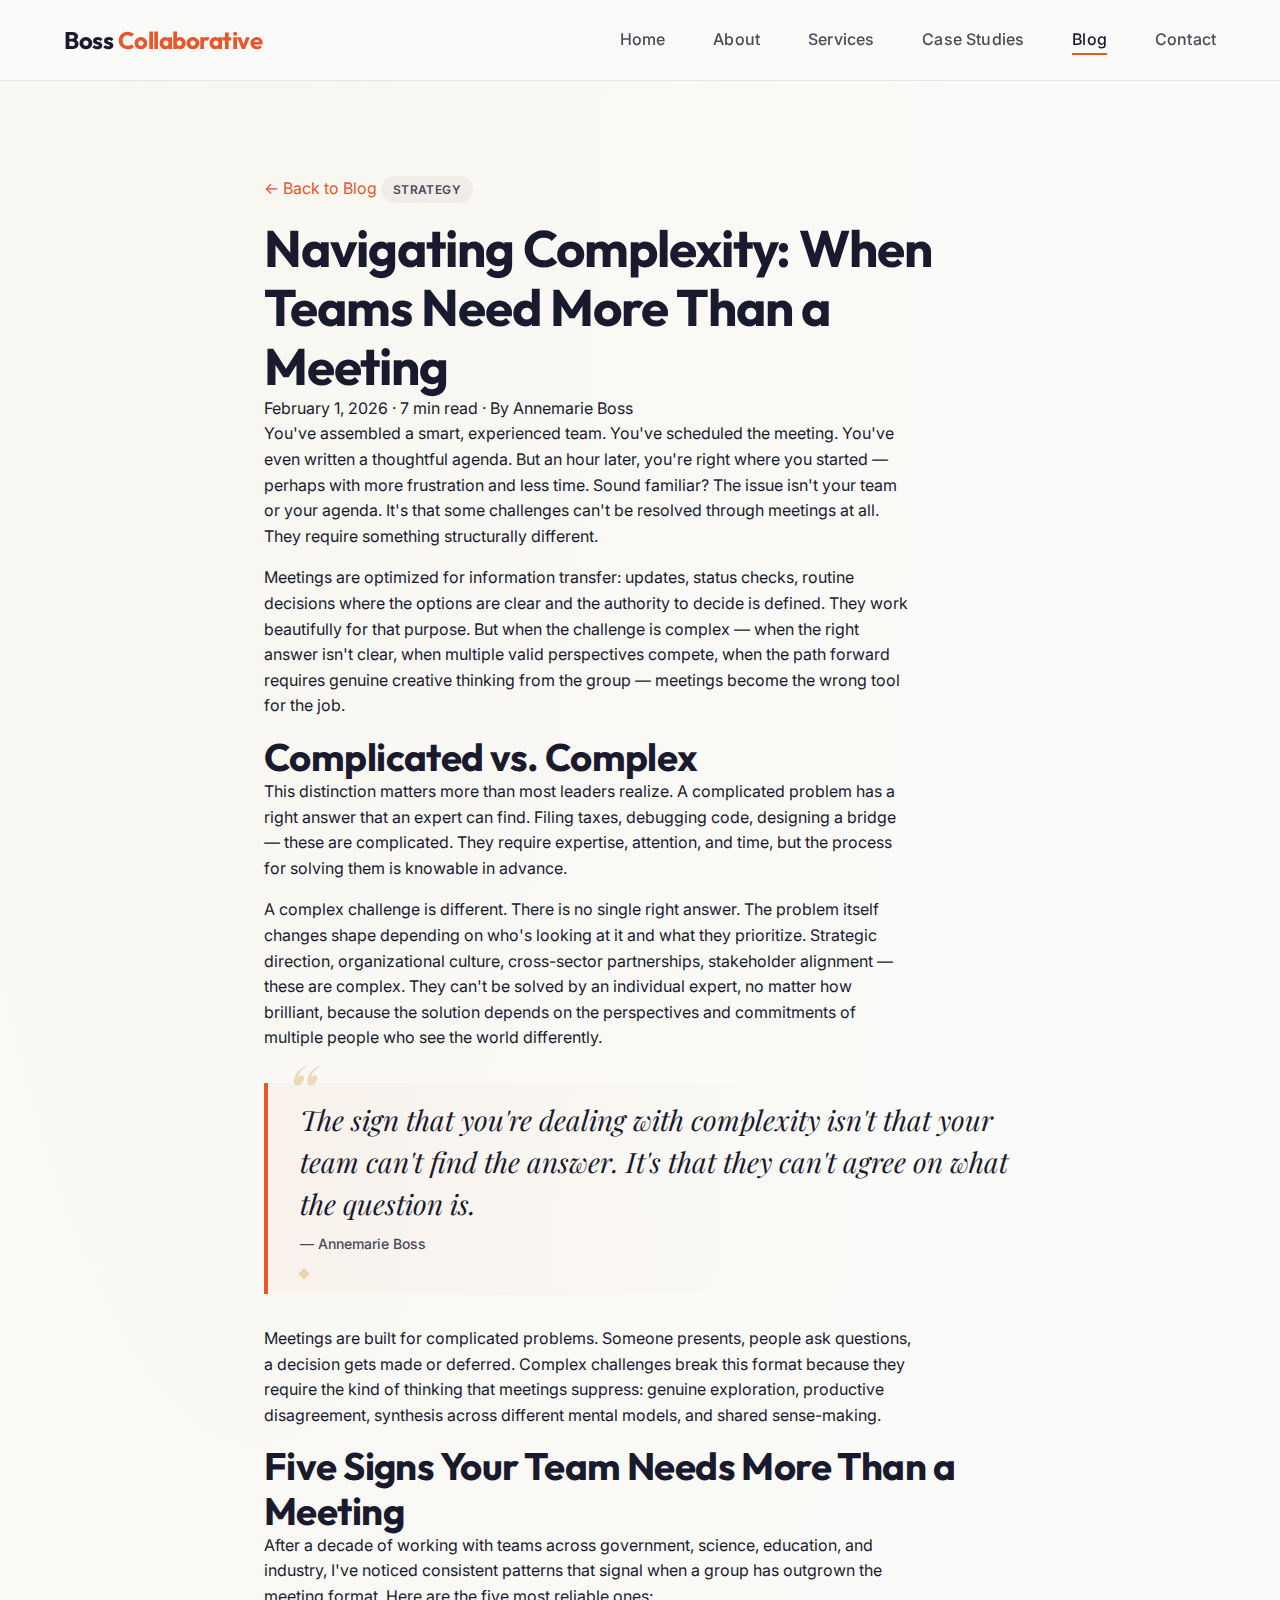
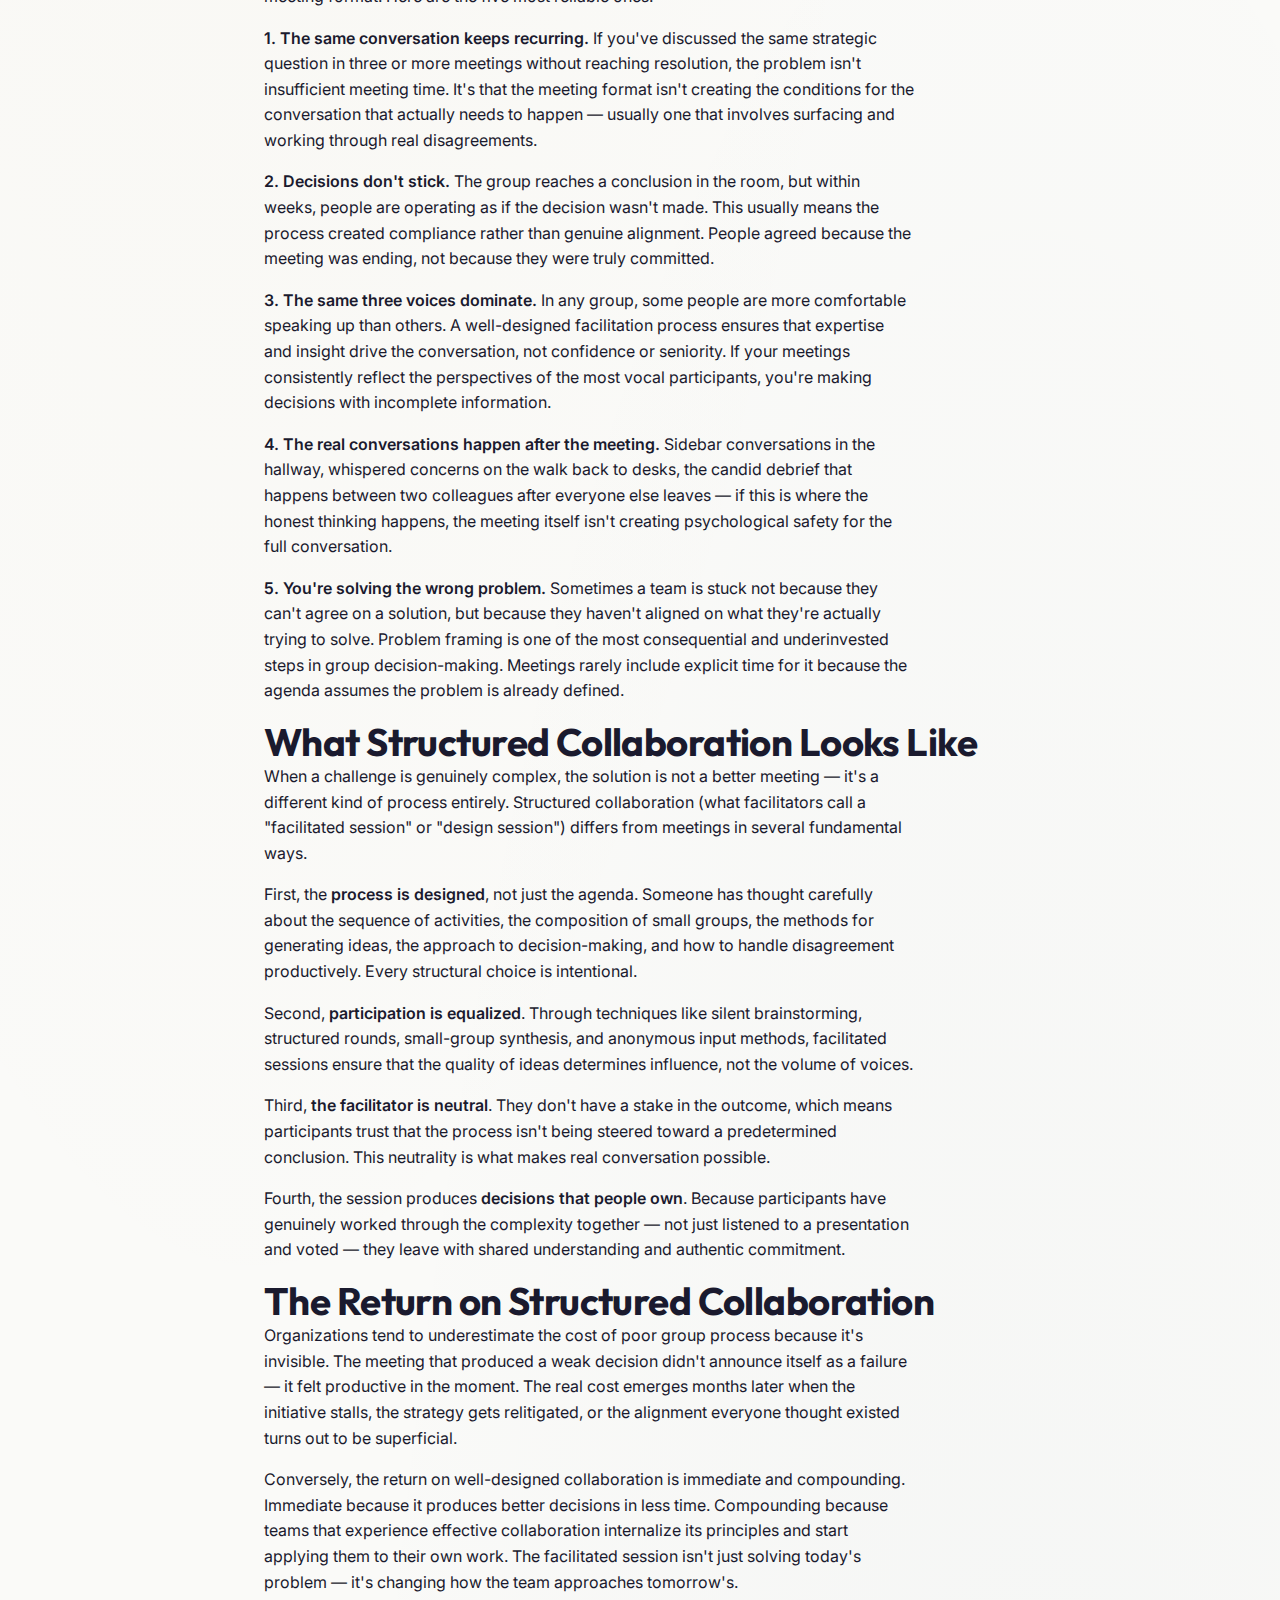
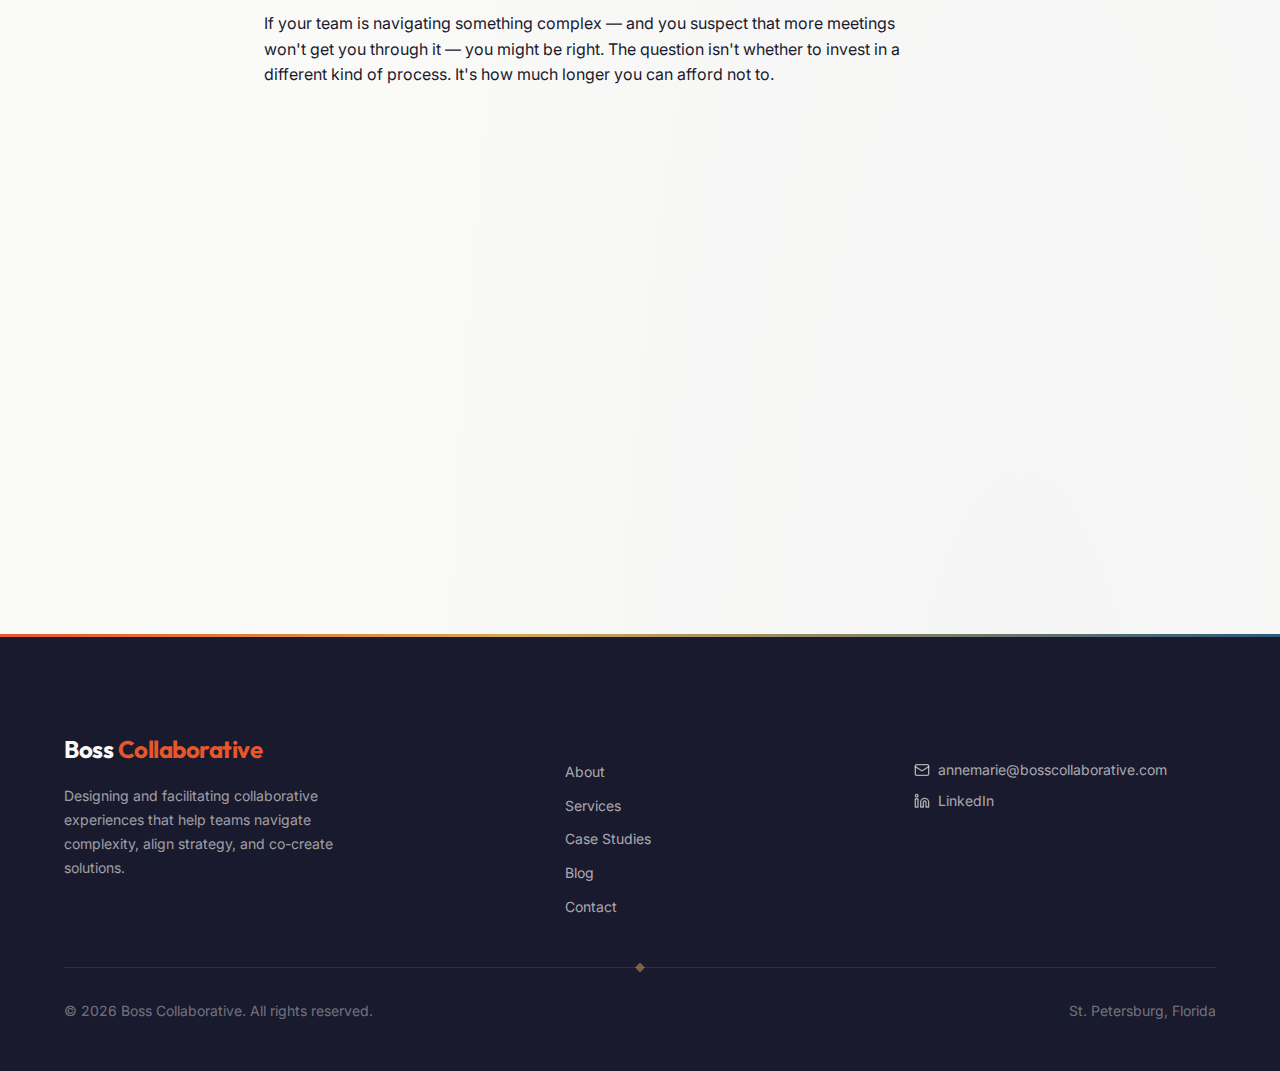
<file: blog/navigating-complexity.html>
<!DOCTYPE html>
<html lang="en">
<head>
  <meta charset="UTF-8">
  <meta name="viewport" content="width=device-width, initial-scale=1.0">
  <title>Navigating Complexity: When Teams Need More Than a Meeting — Boss Collaborative</title>
  <meta name="description" content="The difference between meetings and facilitated collaboration — and how to recognize when your team needs structured support to move through complexity.">

  <!-- Open Graph -->
  <meta property="og:title" content="Navigating Complexity: When Teams Need More Than a Meeting">
  <meta property="og:description" content="How to recognize when your team needs structured facilitation, not just another meeting on the calendar.">
  <meta property="og:type" content="article">
  <meta property="og:url" content="https://www.bosscollaborative.com/blog/navigating-complexity.html">
  <meta property="og:site_name" content="Boss Collaborative">
  <meta property="og:locale" content="en_US">
  <meta property="article:published_time" content="2026-02-01">
  <meta property="article:author" content="Annemarie Boss">

  <!-- Preconnect to Google Fonts -->
  <link rel="preconnect" href="https://fonts.googleapis.com">
  <link rel="preconnect" href="https://fonts.gstatic.com" crossorigin>
  <link rel="preload" as="style" href="https://fonts.googleapis.com/css2?family=Outfit:wght@400;500;600;700&family=Inter:wght@400;500;600&family=Playfair+Display:ital,wght@0,400;0,600;1,400;1,600&display=swap">
  <link rel="stylesheet" href="https://fonts.googleapis.com/css2?family=Outfit:wght@400;500;600;700&family=Inter:wght@400;500;600&family=Playfair+Display:ital,wght@0,400;0,600;1,400;1,600&display=swap" media="print" onload="this.media='all'">
  <noscript><link rel="stylesheet" href="https://fonts.googleapis.com/css2?family=Outfit:wght@400;500;600;700&family=Inter:wght@400;500;600&family=Playfair+Display:ital,wght@0,400;0,600;1,400;1,600&display=swap"></noscript>

  <!-- CSS -->
  <link rel="stylesheet" href="../css/variables.css">
  <link rel="stylesheet" href="../css/base.css">
  <link rel="stylesheet" href="../css/layout.css">
  <link rel="stylesheet" href="../css/components.css">
  <link rel="stylesheet" href="../css/pages.css">

  <!-- JS -->
  <script src="../js/nav.js" defer></script>
  <script src="../js/animations.js" defer></script>
</head>
<body class="page-blog">

  <!-- ============ HEADER ============ -->
  <header class="site-header">
    <div class="container">
      <a href="../index.html" class="site-logo" aria-label="Boss Collaborative — Home">Boss <span>Collaborative</span></a>
      <nav class="site-nav" aria-label="Main navigation">
        <ul class="site-nav__list">
          <li><a href="../index.html" class="nav-link">Home</a></li>
          <li><a href="../about.html" class="nav-link">About</a></li>
          <li><a href="../services.html" class="nav-link">Services</a></li>
          <li><a href="../case-studies.html" class="nav-link">Case Studies</a></li>
          <li><a href="../blog.html" class="nav-link nav-link--active" aria-current="page">Blog</a></li>
          <li><a href="../contact.html" class="nav-link">Contact</a></li>
        </ul>
      </nav>
      <button class="nav-toggle" aria-label="Toggle menu" aria-expanded="false" aria-controls="mobile-nav">
        <span class="nav-toggle__line"></span>
        <span class="nav-toggle__line"></span>
        <span class="nav-toggle__line"></span>
      </button>
    </div>
  </header>
  <div class="mobile-nav__backdrop" aria-hidden="true"></div>
  <nav class="mobile-nav" id="mobile-nav" aria-label="Mobile navigation">
    <ul class="mobile-nav__list">
      <li><a href="../index.html" class="mobile-nav__link">Home</a></li>
      <li><a href="../about.html" class="mobile-nav__link">About</a></li>
      <li><a href="../services.html" class="mobile-nav__link">Services</a></li>
      <li><a href="../case-studies.html" class="mobile-nav__link">Case Studies</a></li>
      <li><a href="../blog.html" class="mobile-nav__link mobile-nav__link--active" aria-current="page">Blog</a></li>
      <li><a href="../contact.html" class="mobile-nav__link">Contact</a></li>
    </ul>
  </nav>
  <div class="header-spacer"></div>

  <main>

    <!-- PLACEHOLDER CONTENT: This entire blog post is AI-fabricated and needs replacement with real content -->
    <!-- ============ ARTICLE ============ -->
    <article class="section" aria-labelledby="blog-post-title">
      <div class="container container--narrow">

        <header class="blog-post__header" data-animate="fade-up">
          <a href="../blog.html" class="blog-post__back" aria-label="Back to Blog">&larr; Back to Blog</a>
          <span class="card__tag">Strategy</span>
          <h1 class="blog-post__title" id="blog-post-title">Navigating Complexity: When Teams Need More Than a Meeting</h1>
          <p class="blog-post__meta">
            <time datetime="2026-02-01">February 1, 2026</time> &middot; 7 min read &middot; By Annemarie Boss
          </p>
        </header>

        <div class="blog-post__content" data-animate="fade-up">

          <p class="blog-post__lead">You've assembled a smart, experienced team. You've scheduled the meeting. You've even written a thoughtful agenda. But an hour later, you're right where you started — perhaps with more frustration and less time. Sound familiar? The issue isn't your team or your agenda. It's that some challenges can't be resolved through meetings at all. They require something structurally different.</p>

          <p>Meetings are optimized for information transfer: updates, status checks, routine decisions where the options are clear and the authority to decide is defined. They work beautifully for that purpose. But when the challenge is complex — when the right answer isn't clear, when multiple valid perspectives compete, when the path forward requires genuine creative thinking from the group — meetings become the wrong tool for the job.</p>

          <h2>Complicated vs. Complex</h2>

          <p>This distinction matters more than most leaders realize. A complicated problem has a right answer that an expert can find. Filing taxes, debugging code, designing a bridge — these are complicated. They require expertise, attention, and time, but the process for solving them is knowable in advance.</p>

          <p>A complex challenge is different. There is no single right answer. The problem itself changes shape depending on who's looking at it and what they prioritize. Strategic direction, organizational culture, cross-sector partnerships, stakeholder alignment — these are complex. They can't be solved by an individual expert, no matter how brilliant, because the solution depends on the perspectives and commitments of multiple people who see the world differently.</p>

          <blockquote class="pull-quote">
            The sign that you're dealing with complexity isn't that your team can't find the answer. It's that they can't agree on what the question is.
            <cite>Annemarie Boss</cite>
          </blockquote>

          <p>Meetings are built for complicated problems. Someone presents, people ask questions, a decision gets made or deferred. Complex challenges break this format because they require the kind of thinking that meetings suppress: genuine exploration, productive disagreement, synthesis across different mental models, and shared sense-making.</p>

          <h2>Five Signs Your Team Needs More Than a Meeting</h2>

          <p>After a decade of working with teams across government, science, education, and industry, I've noticed consistent patterns that signal when a group has outgrown the meeting format. Here are the five most reliable ones:</p>

          <p><strong>1. The same conversation keeps recurring.</strong> If you've discussed the same strategic question in three or more meetings without reaching resolution, the problem isn't insufficient meeting time. It's that the meeting format isn't creating the conditions for the conversation that actually needs to happen — usually one that involves surfacing and working through real disagreements.</p>

          <p><strong>2. Decisions don't stick.</strong> The group reaches a conclusion in the room, but within weeks, people are operating as if the decision wasn't made. This usually means the process created compliance rather than genuine alignment. People agreed because the meeting was ending, not because they were truly committed.</p>

          <p><strong>3. The same three voices dominate.</strong> In any group, some people are more comfortable speaking up than others. A well-designed facilitation process ensures that expertise and insight drive the conversation, not confidence or seniority. If your meetings consistently reflect the perspectives of the most vocal participants, you're making decisions with incomplete information.</p>

          <p><strong>4. The real conversations happen after the meeting.</strong> Sidebar conversations in the hallway, whispered concerns on the walk back to desks, the candid debrief that happens between two colleagues after everyone else leaves — if this is where the honest thinking happens, the meeting itself isn't creating psychological safety for the full conversation.</p>

          <p><strong>5. You're solving the wrong problem.</strong> Sometimes a team is stuck not because they can't agree on a solution, but because they haven't aligned on what they're actually trying to solve. Problem framing is one of the most consequential and underinvested steps in group decision-making. Meetings rarely include explicit time for it because the agenda assumes the problem is already defined.</p>

          <h2>What Structured Collaboration Looks Like</h2>

          <p>When a challenge is genuinely complex, the solution is not a better meeting — it's a different kind of process entirely. Structured collaboration (what facilitators call a "facilitated session" or "design session") differs from meetings in several fundamental ways.</p>

          <p>First, the <strong>process is designed</strong>, not just the agenda. Someone has thought carefully about the sequence of activities, the composition of small groups, the methods for generating ideas, the approach to decision-making, and how to handle disagreement productively. Every structural choice is intentional.</p>

          <p>Second, <strong>participation is equalized</strong>. Through techniques like silent brainstorming, structured rounds, small-group synthesis, and anonymous input methods, facilitated sessions ensure that the quality of ideas determines influence, not the volume of voices.</p>

          <p>Third, <strong>the facilitator is neutral</strong>. They don't have a stake in the outcome, which means participants trust that the process isn't being steered toward a predetermined conclusion. This neutrality is what makes real conversation possible.</p>

          <p>Fourth, the session produces <strong>decisions that people own</strong>. Because participants have genuinely worked through the complexity together — not just listened to a presentation and voted — they leave with shared understanding and authentic commitment.</p>

          <h2>The Return on Structured Collaboration</h2>

          <p>Organizations tend to underestimate the cost of poor group process because it's invisible. The meeting that produced a weak decision didn't announce itself as a failure — it felt productive in the moment. The real cost emerges months later when the initiative stalls, the strategy gets relitigated, or the alignment everyone thought existed turns out to be superficial.</p>

          <p>Conversely, the return on well-designed collaboration is immediate and compounding. Immediate because it produces better decisions in less time. Compounding because teams that experience effective collaboration internalize its principles and start applying them to their own work. The facilitated session isn't just solving today's problem — it's changing how the team approaches tomorrow's.</p>

          <p>If your team is navigating something complex — and you suspect that more meetings won't get you through it — you might be right. The question isn't whether to invest in a different kind of process. It's how much longer you can afford not to.</p>

        </div>

      </div>
    </article>

    <!-- ============ CTA ============ -->
    <section class="section section--accent" data-animate="fade-in" aria-labelledby="blog-cta-heading">
      <div class="container text-center">
        <h2 class="section-heading" id="blog-cta-heading">Stuck in the Complexity?</h2>
        <p class="section-subheading cta-subheading">Let's talk about what's not working and whether structured facilitation could help your team move forward.</p>
        <div class="flex-center flex-wrap cta-actions">
          <a href="../contact.html" class="btn btn--light btn--large">Book a Discovery Call</a>
          <a href="../case-studies.html" class="btn btn--light">See Our Work</a>
        </div>
      </div>
    </section>

  </main>

  <!-- ============ FOOTER ============ -->
  <footer class="site-footer">
    <div class="container">
      <div class="footer__grid">
        <div class="footer__brand">
          <a href="../index.html" class="site-logo">Boss <span>Collaborative</span></a>
          <p>Designing and facilitating collaborative experiences that help teams navigate complexity, align strategy, and co-create solutions.</p>
        </div>
        <div class="footer__nav">
          <h3>Navigate</h3>
          <ul>
            <li><a href="../about.html" class="footer__link">About</a></li>
            <li><a href="../services.html" class="footer__link">Services</a></li>
            <li><a href="../case-studies.html" class="footer__link">Case Studies</a></li>
            <li><a href="../blog.html" class="footer__link">Blog</a></li>
            <li><a href="../contact.html" class="footer__link">Contact</a></li>
          </ul>
        </div>
        <div class="footer__contact">
          <h3>Get in Touch</h3>
          <a href="mailto:annemarie@bosscollaborative.com">
            <svg width="16" height="16" viewBox="0 0 24 24" fill="none" stroke="currentColor" stroke-width="2" stroke-linecap="round" stroke-linejoin="round" aria-hidden="true"><rect x="2" y="4" width="20" height="16" rx="2"/><path d="m22 7-8.97 5.7a1.94 1.94 0 0 1-2.06 0L2 7"/></svg>
            annemarie@bosscollaborative.com
          </a>
          <a href="https://www.linkedin.com/in/annemarieboss1" target="_blank" rel="noopener noreferrer">
            <svg width="16" height="16" viewBox="0 0 24 24" fill="none" stroke="currentColor" stroke-width="2" stroke-linecap="round" stroke-linejoin="round" aria-hidden="true"><path d="M16 8a6 6 0 0 1 6 6v7h-4v-7a2 2 0 0 0-2-2 2 2 0 0 0-2 2v7h-4v-7a6 6 0 0 1 6-6z"/><rect x="2" y="9" width="4" height="12"/><circle cx="4" cy="4" r="2"/></svg>
            LinkedIn
          </a>
        </div>
      </div>
      <div class="footer__bottom">
        <p>&copy; 2026 Boss Collaborative. All rights reserved.</p>
        <p>St. Petersburg, Florida</p>
      </div>
    </div>
  </footer>

</body>
</html>
</file>
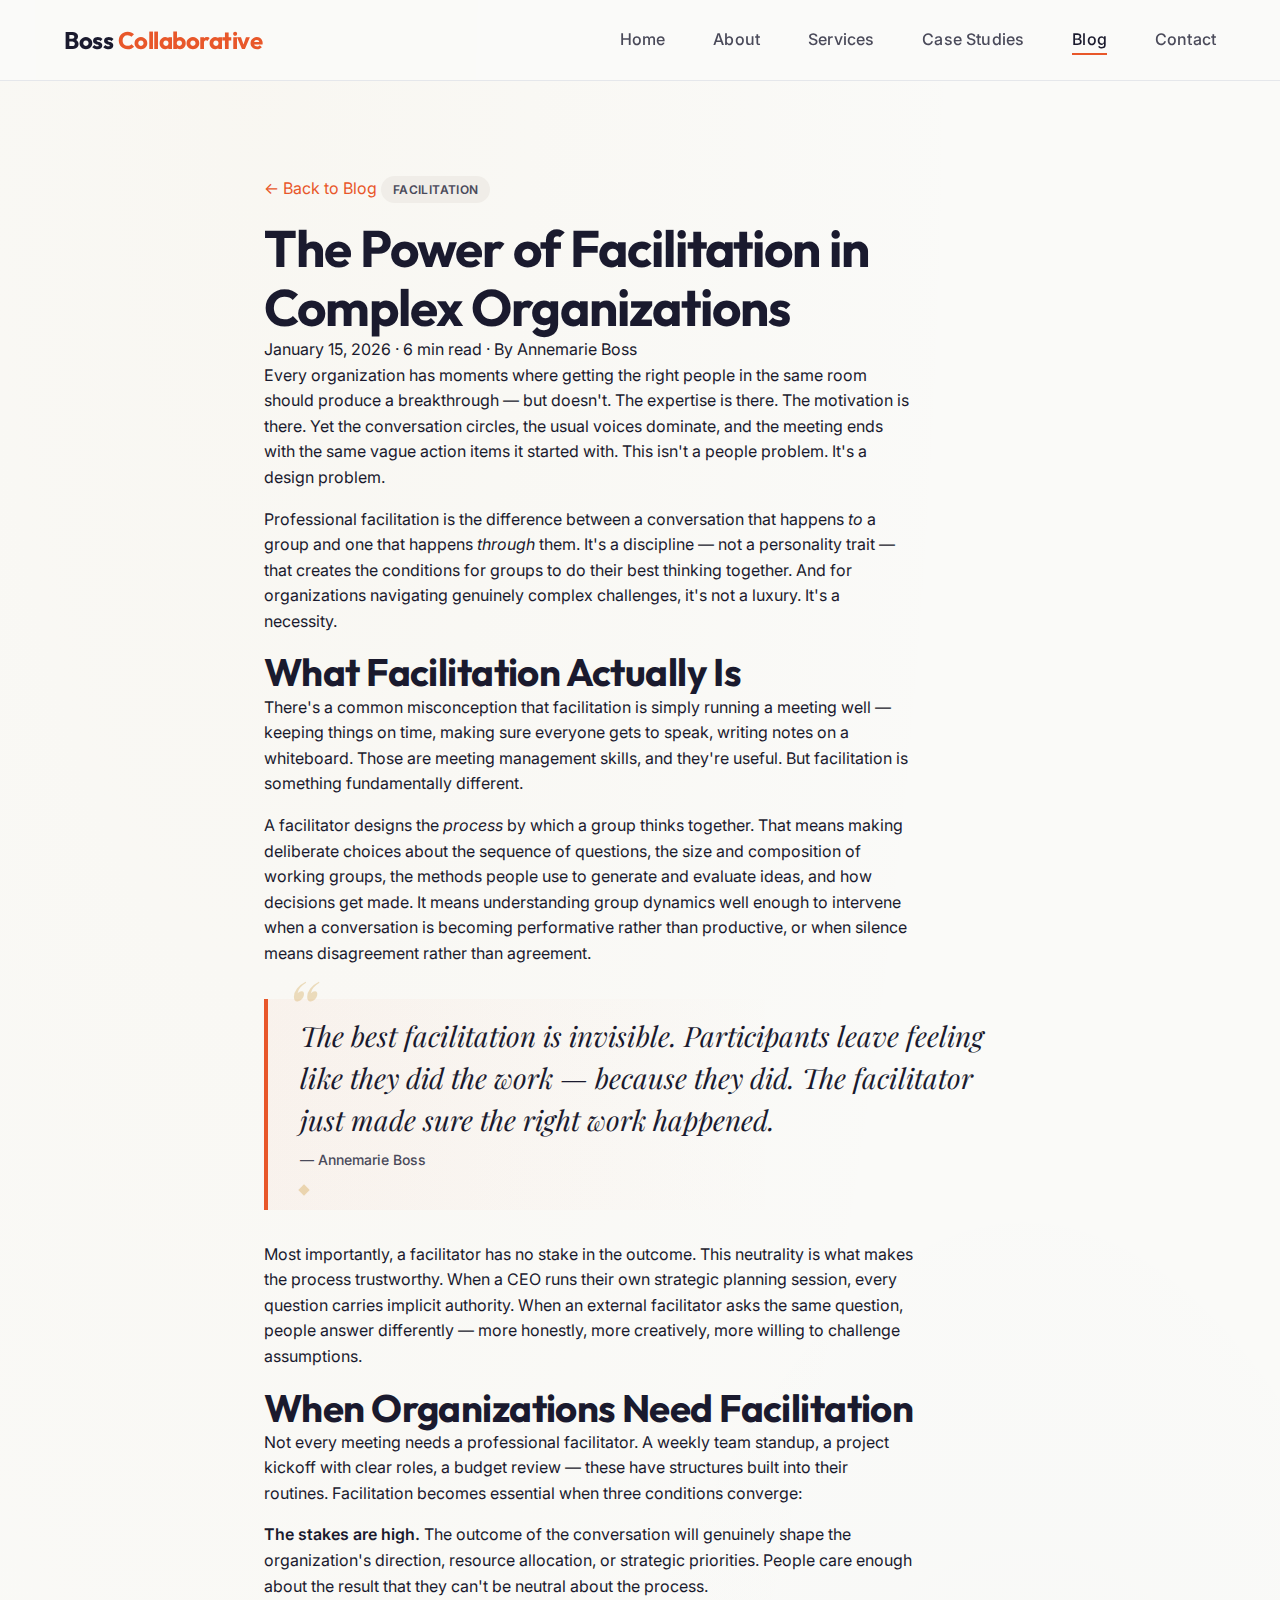
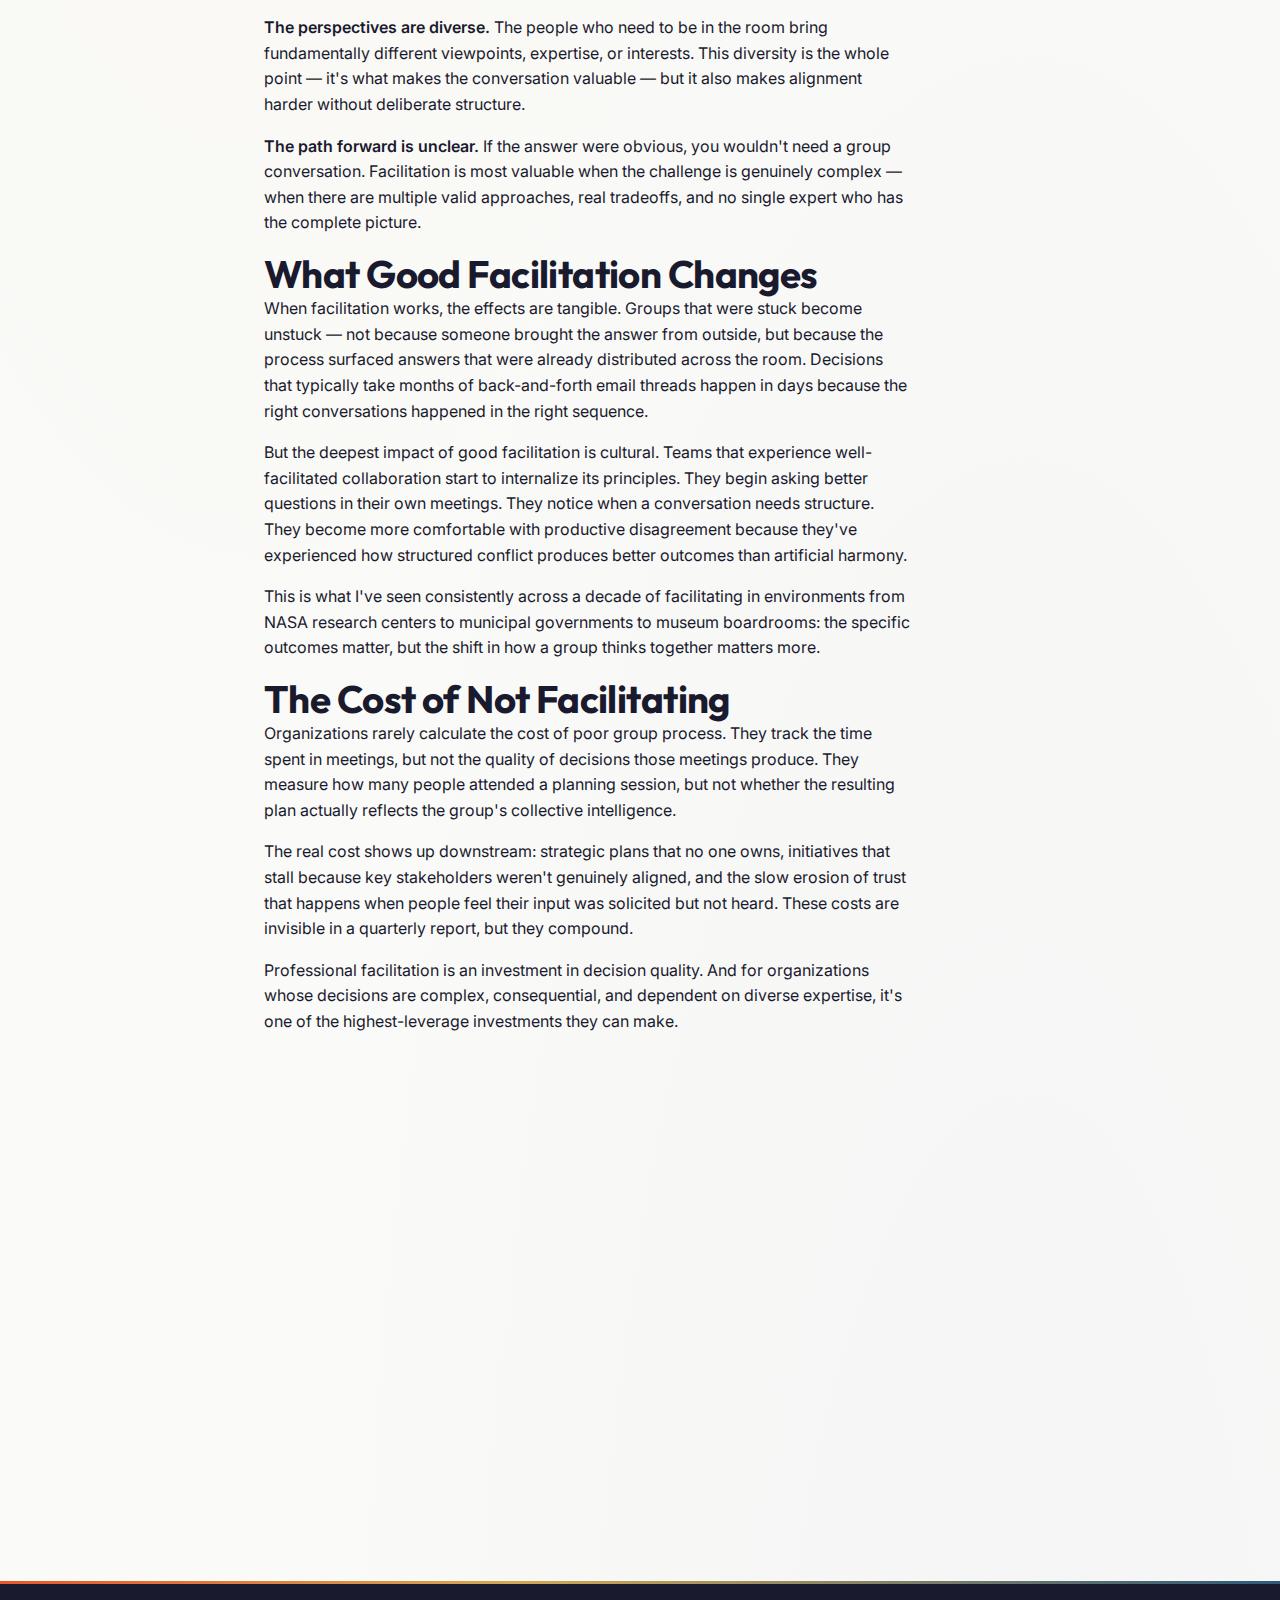
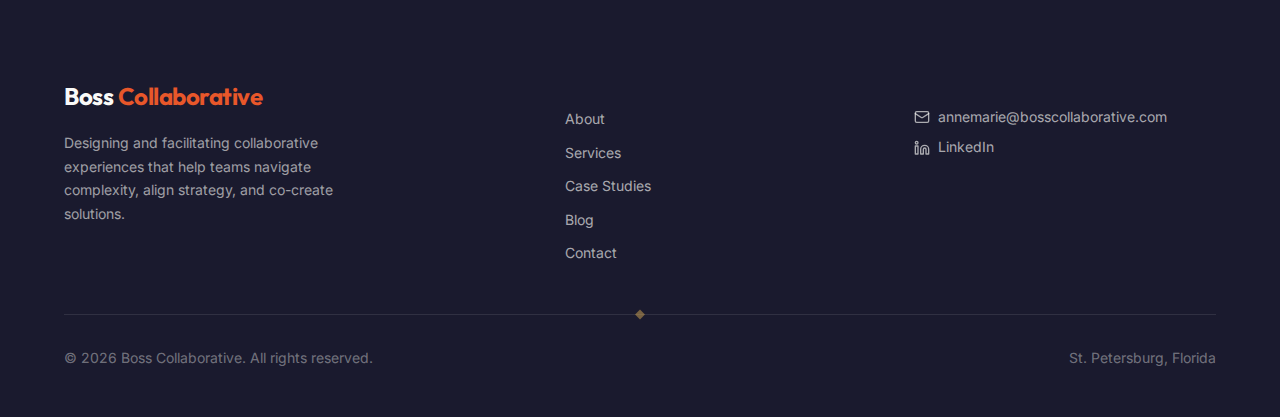
<file: blog/power-of-facilitation.html>
<!DOCTYPE html>
<html lang="en">
<head>
  <meta charset="UTF-8">
  <meta name="viewport" content="width=device-width, initial-scale=1.0">
  <title>The Power of Facilitation in Complex Organizations — Boss Collaborative</title>
  <meta name="description" content="Why professional facilitation transforms how organizations make decisions, align teams, and solve complex problems. Learn what makes facilitation different from running a meeting.">

  <!-- Open Graph -->
  <meta property="og:title" content="The Power of Facilitation in Complex Organizations">
  <meta property="og:description" content="Why professional facilitation transforms how organizations make decisions, align teams, and solve complex problems.">
  <meta property="og:type" content="article">
  <meta property="og:url" content="https://www.bosscollaborative.com/blog/power-of-facilitation.html">
  <meta property="og:site_name" content="Boss Collaborative">
  <meta property="og:locale" content="en_US">
  <meta property="article:published_time" content="2026-01-15">
  <meta property="article:author" content="Annemarie Boss">

  <!-- Preconnect to Google Fonts -->
  <link rel="preconnect" href="https://fonts.googleapis.com">
  <link rel="preconnect" href="https://fonts.gstatic.com" crossorigin>
  <link rel="preload" as="style" href="https://fonts.googleapis.com/css2?family=Outfit:wght@400;500;600;700&family=Inter:wght@400;500;600&family=Playfair+Display:ital,wght@0,400;0,600;1,400;1,600&display=swap">
  <link rel="stylesheet" href="https://fonts.googleapis.com/css2?family=Outfit:wght@400;500;600;700&family=Inter:wght@400;500;600&family=Playfair+Display:ital,wght@0,400;0,600;1,400;1,600&display=swap" media="print" onload="this.media='all'">
  <noscript><link rel="stylesheet" href="https://fonts.googleapis.com/css2?family=Outfit:wght@400;500;600;700&family=Inter:wght@400;500;600&family=Playfair+Display:ital,wght@0,400;0,600;1,400;1,600&display=swap"></noscript>

  <!-- CSS -->
  <link rel="stylesheet" href="../css/variables.css">
  <link rel="stylesheet" href="../css/base.css">
  <link rel="stylesheet" href="../css/layout.css">
  <link rel="stylesheet" href="../css/components.css">
  <link rel="stylesheet" href="../css/pages.css">

  <!-- JS -->
  <script src="../js/nav.js" defer></script>
  <script src="../js/animations.js" defer></script>
</head>
<body class="page-blog">

  <!-- ============ HEADER ============ -->
  <header class="site-header">
    <div class="container">
      <a href="../index.html" class="site-logo" aria-label="Boss Collaborative — Home">Boss <span>Collaborative</span></a>
      <nav class="site-nav" aria-label="Main navigation">
        <ul class="site-nav__list">
          <li><a href="../index.html" class="nav-link">Home</a></li>
          <li><a href="../about.html" class="nav-link">About</a></li>
          <li><a href="../services.html" class="nav-link">Services</a></li>
          <li><a href="../case-studies.html" class="nav-link">Case Studies</a></li>
          <li><a href="../blog.html" class="nav-link nav-link--active" aria-current="page">Blog</a></li>
          <li><a href="../contact.html" class="nav-link">Contact</a></li>
        </ul>
      </nav>
      <button class="nav-toggle" aria-label="Toggle menu" aria-expanded="false" aria-controls="mobile-nav">
        <span class="nav-toggle__line"></span>
        <span class="nav-toggle__line"></span>
        <span class="nav-toggle__line"></span>
      </button>
    </div>
  </header>
  <div class="mobile-nav__backdrop" aria-hidden="true"></div>
  <nav class="mobile-nav" id="mobile-nav" aria-label="Mobile navigation">
    <ul class="mobile-nav__list">
      <li><a href="../index.html" class="mobile-nav__link">Home</a></li>
      <li><a href="../about.html" class="mobile-nav__link">About</a></li>
      <li><a href="../services.html" class="mobile-nav__link">Services</a></li>
      <li><a href="../case-studies.html" class="mobile-nav__link">Case Studies</a></li>
      <li><a href="../blog.html" class="mobile-nav__link mobile-nav__link--active" aria-current="page">Blog</a></li>
      <li><a href="../contact.html" class="mobile-nav__link">Contact</a></li>
    </ul>
  </nav>
  <div class="header-spacer"></div>

  <main>

    <!-- PLACEHOLDER CONTENT: This entire blog post is AI-fabricated and needs replacement with real content -->
    <!-- ============ ARTICLE ============ -->
    <article class="section" aria-labelledby="blog-post-title">
      <div class="container container--narrow">

        <header class="blog-post__header" data-animate="fade-up">
          <a href="../blog.html" class="blog-post__back" aria-label="Back to Blog">&larr; Back to Blog</a>
          <span class="card__tag">Facilitation</span>
          <h1 class="blog-post__title" id="blog-post-title">The Power of Facilitation in Complex Organizations</h1>
          <p class="blog-post__meta">
            <time datetime="2026-01-15">January 15, 2026</time> &middot; 6 min read &middot; By Annemarie Boss
          </p>
        </header>

        <div class="blog-post__content" data-animate="fade-up">

          <p class="blog-post__lead">Every organization has moments where getting the right people in the same room should produce a breakthrough — but doesn't. The expertise is there. The motivation is there. Yet the conversation circles, the usual voices dominate, and the meeting ends with the same vague action items it started with. This isn't a people problem. It's a design problem.</p>

          <p>Professional facilitation is the difference between a conversation that happens <em>to</em> a group and one that happens <em>through</em> them. It's a discipline — not a personality trait — that creates the conditions for groups to do their best thinking together. And for organizations navigating genuinely complex challenges, it's not a luxury. It's a necessity.</p>

          <h2>What Facilitation Actually Is</h2>

          <p>There's a common misconception that facilitation is simply running a meeting well — keeping things on time, making sure everyone gets to speak, writing notes on a whiteboard. Those are meeting management skills, and they're useful. But facilitation is something fundamentally different.</p>

          <p>A facilitator designs the <em>process</em> by which a group thinks together. That means making deliberate choices about the sequence of questions, the size and composition of working groups, the methods people use to generate and evaluate ideas, and how decisions get made. It means understanding group dynamics well enough to intervene when a conversation is becoming performative rather than productive, or when silence means disagreement rather than agreement.</p>

          <blockquote class="pull-quote">
            The best facilitation is invisible. Participants leave feeling like <em>they</em> did the work — because they did. The facilitator just made sure the right work happened.
            <cite>Annemarie Boss</cite>
          </blockquote>

          <p>Most importantly, a facilitator has no stake in the outcome. This neutrality is what makes the process trustworthy. When a CEO runs their own strategic planning session, every question carries implicit authority. When an external facilitator asks the same question, people answer differently — more honestly, more creatively, more willing to challenge assumptions.</p>

          <h2>When Organizations Need Facilitation</h2>

          <p>Not every meeting needs a professional facilitator. A weekly team standup, a project kickoff with clear roles, a budget review — these have structures built into their routines. Facilitation becomes essential when three conditions converge:</p>

          <p><strong>The stakes are high.</strong> The outcome of the conversation will genuinely shape the organization's direction, resource allocation, or strategic priorities. People care enough about the result that they can't be neutral about the process.</p>

          <p><strong>The perspectives are diverse.</strong> The people who need to be in the room bring fundamentally different viewpoints, expertise, or interests. This diversity is the whole point — it's what makes the conversation valuable — but it also makes alignment harder without deliberate structure.</p>

          <p><strong>The path forward is unclear.</strong> If the answer were obvious, you wouldn't need a group conversation. Facilitation is most valuable when the challenge is genuinely complex — when there are multiple valid approaches, real tradeoffs, and no single expert who has the complete picture.</p>

          <h2>What Good Facilitation Changes</h2>

          <p>When facilitation works, the effects are tangible. Groups that were stuck become unstuck — not because someone brought the answer from outside, but because the process surfaced answers that were already distributed across the room. Decisions that typically take months of back-and-forth email threads happen in days because the right conversations happened in the right sequence.</p>

          <p>But the deepest impact of good facilitation is cultural. Teams that experience well-facilitated collaboration start to internalize its principles. They begin asking better questions in their own meetings. They notice when a conversation needs structure. They become more comfortable with productive disagreement because they've experienced how structured conflict produces better outcomes than artificial harmony.</p>

          <p>This is what I've seen consistently across a decade of facilitating in environments from NASA research centers to municipal governments to museum boardrooms: the specific outcomes matter, but the shift in how a group thinks together matters more.</p>

          <h2>The Cost of Not Facilitating</h2>

          <p>Organizations rarely calculate the cost of poor group process. They track the time spent in meetings, but not the quality of decisions those meetings produce. They measure how many people attended a planning session, but not whether the resulting plan actually reflects the group's collective intelligence.</p>

          <p>The real cost shows up downstream: strategic plans that no one owns, initiatives that stall because key stakeholders weren't genuinely aligned, and the slow erosion of trust that happens when people feel their input was solicited but not heard. These costs are invisible in a quarterly report, but they compound.</p>

          <p>Professional facilitation is an investment in decision quality. And for organizations whose decisions are complex, consequential, and dependent on diverse expertise, it's one of the highest-leverage investments they can make.</p>

        </div>

      </div>
    </article>

    <!-- ============ CTA ============ -->
    <section class="section section--accent" data-animate="fade-in" aria-labelledby="blog-cta-heading">
      <div class="container text-center">
        <h2 class="section-heading" id="blog-cta-heading">Thinking About Facilitation for Your Team?</h2>
        <p class="section-subheading cta-subheading">Let's have a conversation about what you're navigating. No pitch — just a thoughtful discussion about whether facilitation could help.</p>
        <div class="flex-center flex-wrap cta-actions">
          <a href="../contact.html" class="btn btn--light btn--large">Book a Discovery Call</a>
          <a href="../services.html" class="btn btn--light">Explore Our Services</a>
        </div>
      </div>
    </section>

  </main>

  <!-- ============ FOOTER ============ -->
  <footer class="site-footer">
    <div class="container">
      <div class="footer__grid">
        <div class="footer__brand">
          <a href="../index.html" class="site-logo">Boss <span>Collaborative</span></a>
          <p>Designing and facilitating collaborative experiences that help teams navigate complexity, align strategy, and co-create solutions.</p>
        </div>
        <div class="footer__nav">
          <h3>Navigate</h3>
          <ul>
            <li><a href="../about.html" class="footer__link">About</a></li>
            <li><a href="../services.html" class="footer__link">Services</a></li>
            <li><a href="../case-studies.html" class="footer__link">Case Studies</a></li>
            <li><a href="../blog.html" class="footer__link">Blog</a></li>
            <li><a href="../contact.html" class="footer__link">Contact</a></li>
          </ul>
        </div>
        <div class="footer__contact">
          <h3>Get in Touch</h3>
          <a href="mailto:annemarie@bosscollaborative.com">
            <svg width="16" height="16" viewBox="0 0 24 24" fill="none" stroke="currentColor" stroke-width="2" stroke-linecap="round" stroke-linejoin="round" aria-hidden="true"><rect x="2" y="4" width="20" height="16" rx="2"/><path d="m22 7-8.97 5.7a1.94 1.94 0 0 1-2.06 0L2 7"/></svg>
            annemarie@bosscollaborative.com
          </a>
          <a href="https://www.linkedin.com/in/annemarieboss1" target="_blank" rel="noopener noreferrer">
            <svg width="16" height="16" viewBox="0 0 24 24" fill="none" stroke="currentColor" stroke-width="2" stroke-linecap="round" stroke-linejoin="round" aria-hidden="true"><path d="M16 8a6 6 0 0 1 6 6v7h-4v-7a2 2 0 0 0-2-2 2 2 0 0 0-2 2v7h-4v-7a6 6 0 0 1 6-6z"/><rect x="2" y="9" width="4" height="12"/><circle cx="4" cy="4" r="2"/></svg>
            LinkedIn
          </a>
        </div>
      </div>
      <div class="footer__bottom">
        <p>&copy; 2026 Boss Collaborative. All rights reserved.</p>
        <p>St. Petersburg, Florida</p>
      </div>
    </div>
  </footer>

</body>
</html>
</file>
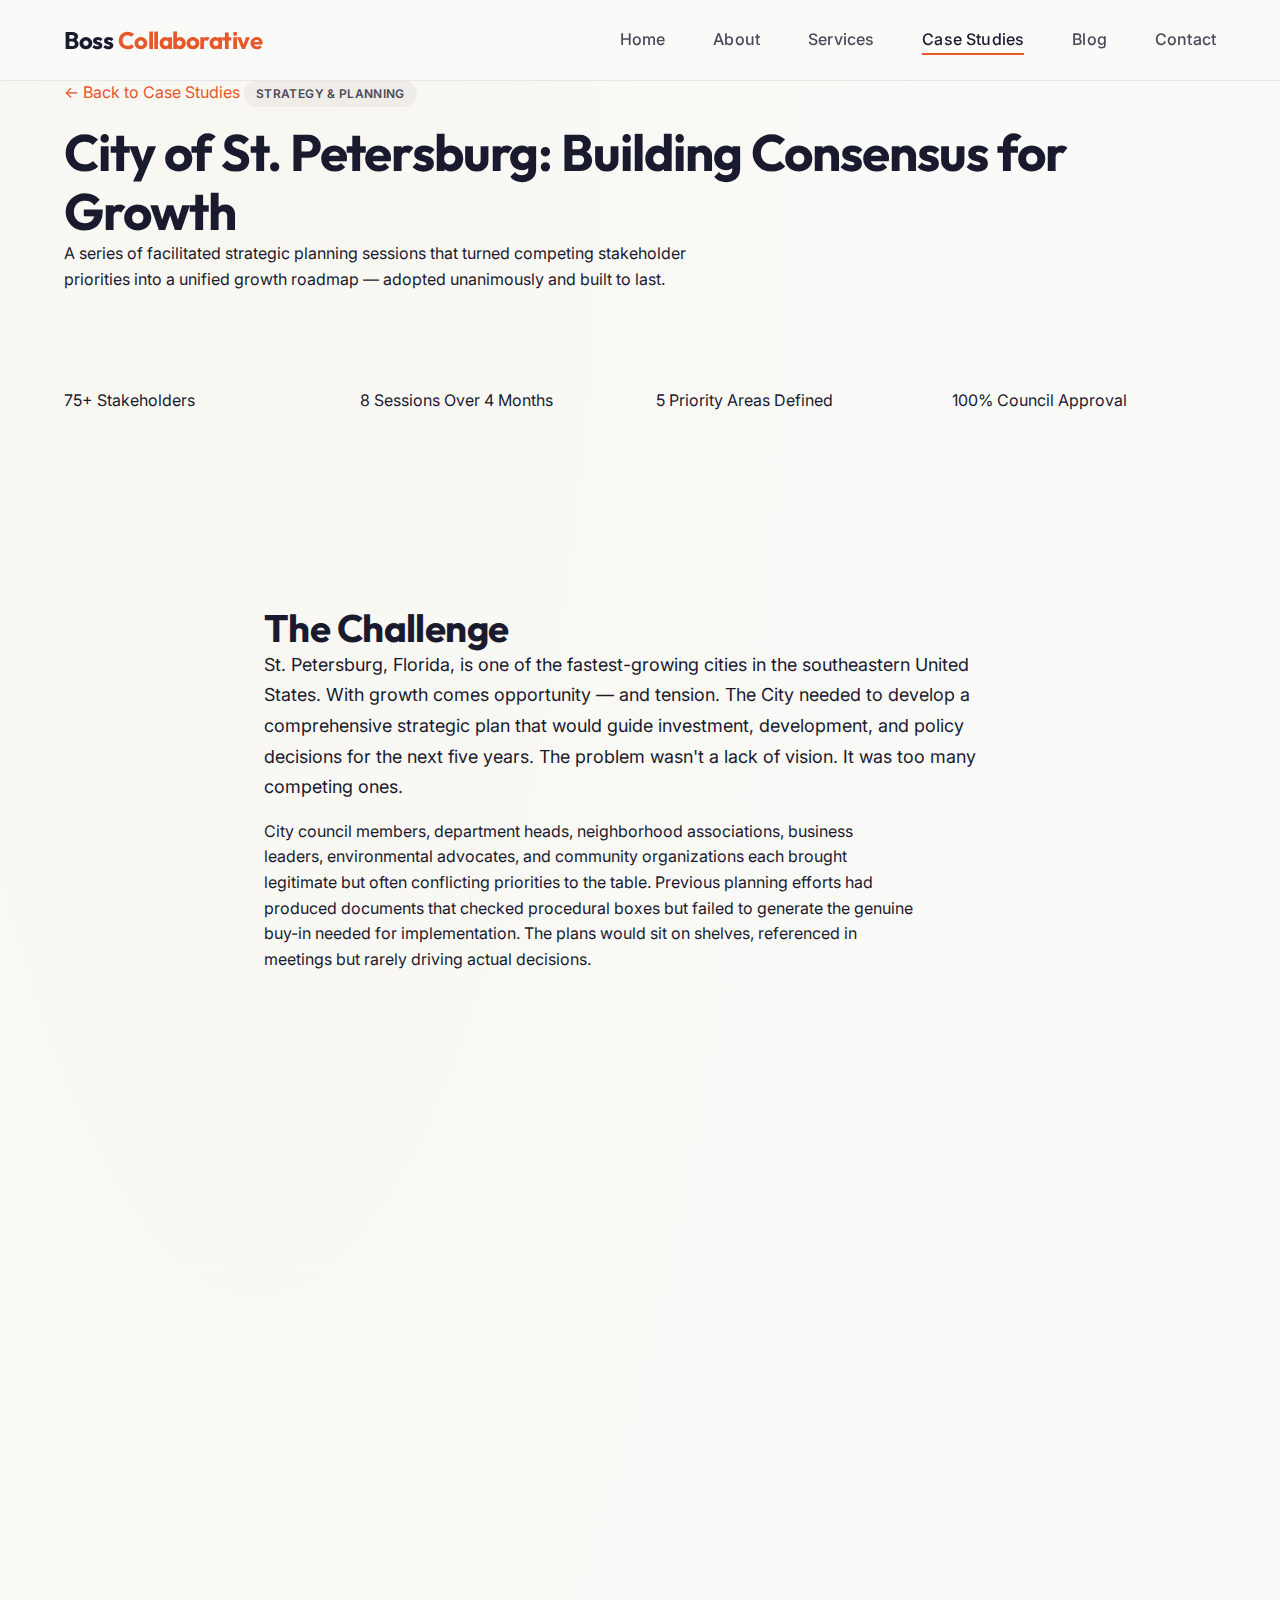
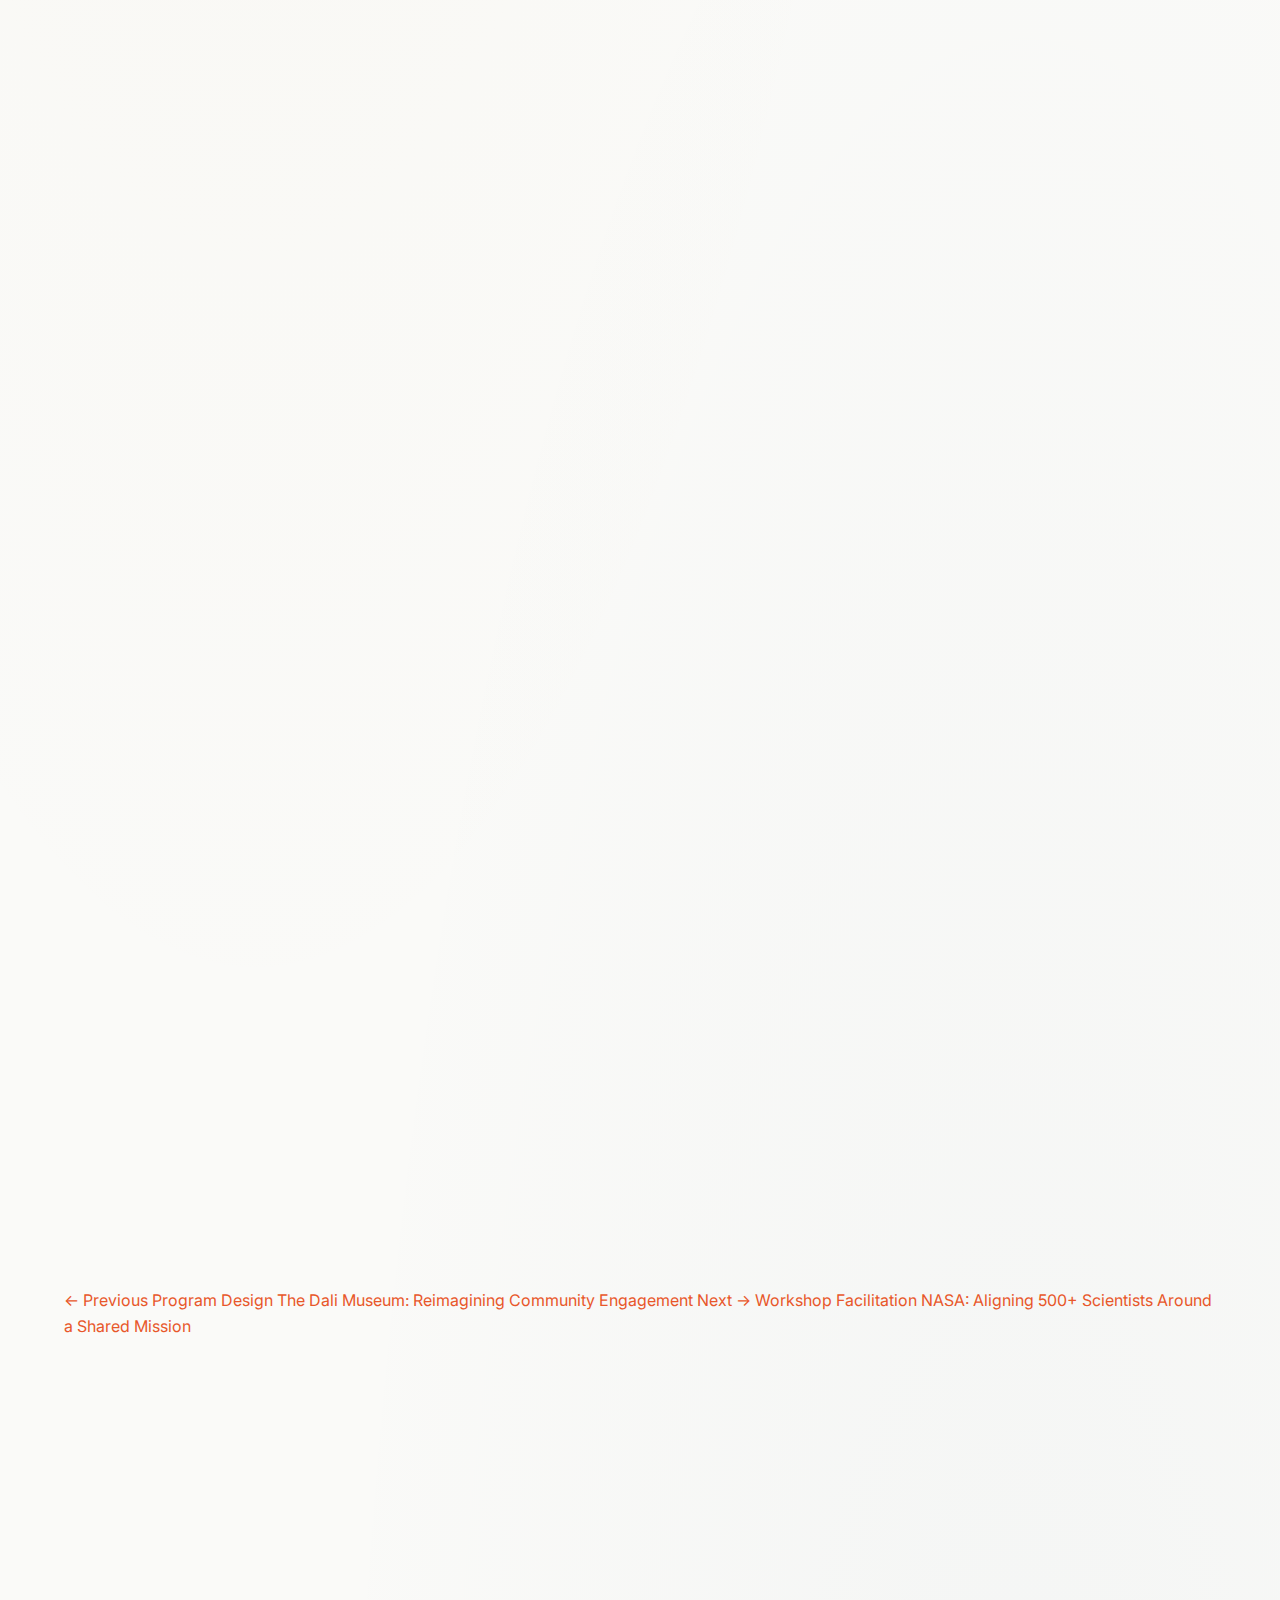
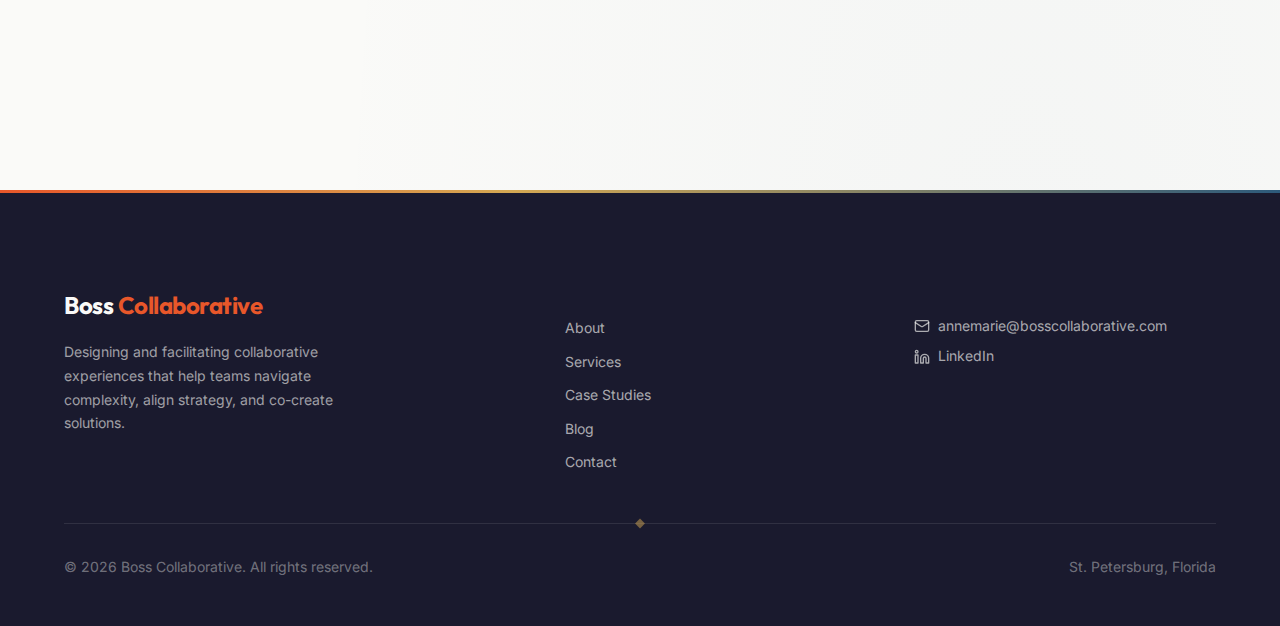
<file: case-studies/city-stpete.html>
<!DOCTYPE html>
<html lang="en">
<head>
  <meta charset="UTF-8">
  <meta name="viewport" content="width=device-width, initial-scale=1.0">
  <title>City of St. Petersburg Case Study — Boss Collaborative | Strategic Planning for Growth</title>
  <meta name="description" content="How Boss Collaborative facilitated strategic planning sessions for the City of St. Petersburg, turning diverse stakeholder perspectives into a unified growth roadmap with broad buy-in.">

  <!-- Open Graph -->
  <meta property="og:title" content="City of St. Petersburg Case Study — Boss Collaborative">
  <meta property="og:description" content="How we helped the City of St. Petersburg build consensus through facilitated strategic planning that aligned diverse stakeholders.">
  <meta property="og:type" content="article">
  <meta property="og:url" content="https://www.bosscollaborative.com/case-studies/city-stpete.html">
  <meta property="og:site_name" content="Boss Collaborative">
  <meta property="og:locale" content="en_US">

  <!-- Preconnect to Google Fonts -->
  <link rel="preconnect" href="https://fonts.googleapis.com">
  <link rel="preconnect" href="https://fonts.gstatic.com" crossorigin>
  <link rel="preload" as="style" href="https://fonts.googleapis.com/css2?family=Outfit:wght@400;500;600;700&family=Inter:wght@400;500;600&family=Playfair+Display:ital,wght@0,400;0,600;1,400;1,600&display=swap">
  <link rel="stylesheet" href="https://fonts.googleapis.com/css2?family=Outfit:wght@400;500;600;700&family=Inter:wght@400;500;600&family=Playfair+Display:ital,wght@0,400;0,600;1,400;1,600&display=swap" media="print" onload="this.media='all'">
  <noscript><link rel="stylesheet" href="https://fonts.googleapis.com/css2?family=Outfit:wght@400;500;600;700&family=Inter:wght@400;500;600&family=Playfair+Display:ital,wght@0,400;0,600;1,400;1,600&display=swap"></noscript>

  <!-- CSS -->
  <link rel="stylesheet" href="../css/variables.css">
  <link rel="stylesheet" href="../css/base.css">
  <link rel="stylesheet" href="../css/layout.css">
  <link rel="stylesheet" href="../css/components.css">
  <link rel="stylesheet" href="../css/pages.css">

  <!-- JS -->
  <script src="../js/nav.js" defer></script>
  <script src="../js/animations.js" defer></script>
</head>
<body class="page-case-studies">

  <!-- ============ HEADER ============ -->
  <header class="site-header">
    <div class="container">
      <a href="../index.html" class="site-logo" aria-label="Boss Collaborative — Home">Boss <span>Collaborative</span></a>
      <nav class="site-nav" aria-label="Main navigation">
        <ul class="site-nav__list">
          <li><a href="../index.html" class="nav-link">Home</a></li>
          <li><a href="../about.html" class="nav-link">About</a></li>
          <li><a href="../services.html" class="nav-link">Services</a></li>
          <li><a href="../case-studies.html" class="nav-link nav-link--active" aria-current="page">Case Studies</a></li>
          <li><a href="../blog.html" class="nav-link">Blog</a></li>
          <li><a href="../contact.html" class="nav-link">Contact</a></li>
        </ul>
      </nav>
      <button class="nav-toggle" aria-label="Toggle menu" aria-expanded="false" aria-controls="mobile-nav">
        <span class="nav-toggle__line"></span>
        <span class="nav-toggle__line"></span>
        <span class="nav-toggle__line"></span>
      </button>
    </div>
  </header>
  <div class="mobile-nav__backdrop" aria-hidden="true"></div>
  <nav class="mobile-nav" id="mobile-nav" aria-label="Mobile navigation">
    <ul class="mobile-nav__list">
      <li><a href="../index.html" class="mobile-nav__link">Home</a></li>
      <li><a href="../about.html" class="mobile-nav__link">About</a></li>
      <li><a href="../services.html" class="mobile-nav__link">Services</a></li>
      <li><a href="../case-studies.html" class="mobile-nav__link mobile-nav__link--active" aria-current="page">Case Studies</a></li>
      <li><a href="../blog.html" class="mobile-nav__link">Blog</a></li>
      <li><a href="../contact.html" class="mobile-nav__link">Contact</a></li>
    </ul>
  </nav>
  <div class="header-spacer"></div>

  <main>

    <!-- PLACEHOLDER CONTENT: All case study content (stats, quotes, narratives, outcomes) is AI-fabricated and needs replacement with real data -->
    <!-- ============ HERO ============ -->
    <section class="cs-detail-hero" aria-labelledby="cs-detail-title">
      <div class="container cs-detail-hero__container" data-animate="fade-up">
        <a href="../case-studies.html" class="cs-detail-hero__back" aria-label="Back to Case Studies">&larr; Back to Case Studies</a>
        <span class="card__tag">Strategy &amp; Planning</span>
        <h1 class="cs-detail-hero__title" id="cs-detail-title">City of St. Petersburg: Building Consensus for Growth</h1>
        <p class="cs-detail-hero__subtitle">A series of facilitated strategic planning sessions that turned competing stakeholder priorities into a unified growth roadmap — adopted unanimously and built to last.</p>
      </div>
    </section>

    <!-- ============ KEY STATS ============ -->
    <section class="section section--sm" aria-label="Key results">
      <div class="container">
        <div class="grid grid--4col case-study__stats" data-animate="fade-up">
          <div class="case-study__stat" aria-label="75+ Stakeholders">
            <span class="case-study__stat-number">75+</span>
            <span class="case-study__stat-label">Stakeholders</span>
          </div>
          <div class="case-study__stat" aria-label="8 Sessions Over 4 Months">
            <span class="case-study__stat-number">8</span>
            <span class="case-study__stat-label">Sessions Over 4 Months</span>
          </div>
          <div class="case-study__stat" aria-label="5 Priority Areas Defined">
            <span class="case-study__stat-number">5</span>
            <span class="case-study__stat-label">Priority Areas Defined</span>
          </div>
          <div class="case-study__stat" aria-label="100% Council Approval">
            <span class="case-study__stat-number">100%</span>
            <span class="case-study__stat-label">Council Approval</span>
          </div>
        </div>
      </div>
    </section>

    <!-- ============ CONTENT ============ -->
    <section class="section">
      <div class="container container--narrow">
        <article>
          <h2 data-animate="fade-up">The Challenge</h2>
          <p class="text-lg" data-animate="fade-up">St. Petersburg, Florida, is one of the fastest-growing cities in the southeastern United States. With growth comes opportunity — and tension. The City needed to develop a comprehensive strategic plan that would guide investment, development, and policy decisions for the next five years. The problem wasn't a lack of vision. It was too many competing ones.</p>
          <p data-animate="fade-up">City council members, department heads, neighborhood associations, business leaders, environmental advocates, and community organizations each brought legitimate but often conflicting priorities to the table. Previous planning efforts had produced documents that checked procedural boxes but failed to generate the genuine buy-in needed for implementation. The plans would sit on shelves, referenced in meetings but rarely driving actual decisions.</p>
          <p data-animate="fade-up">The City's leadership knew they needed a different approach — one that didn't just gather input but actively built consensus among stakeholders who had been talking past each other for years.</p>

          <blockquote class="pull-quote" data-animate="fade-in">
            We'd done strategic planning before. What we hadn't done was get everyone in the room to actually agree on what matters most — and mean it.
            <cite>City Administrator, City of St. Petersburg</cite>
          </blockquote>

          <h2 data-animate="fade-up">The Approach</h2>
          <p class="text-lg" data-animate="fade-up">We designed an engagement process that unfolded over four months — long enough to build trust among stakeholders, short enough to maintain momentum. The process had three phases: Listen, Align, and Commit.</p>
          <p data-animate="fade-up"><strong>Phase 1: Listen.</strong> We conducted 30 individual stakeholder interviews and four community listening sessions in different neighborhoods. Rather than asking people what they wanted (which tends to produce wish lists), we asked what they were worried about losing and what they believed the city couldn't afford to get wrong. This reframing shifted conversations from advocacy to shared concern.</p>
          <p data-animate="fade-up"><strong>Phase 2: Align.</strong> We brought 75 stakeholders together for a series of four facilitated working sessions. Each session had a specific objective. Session one surfaced and categorized the core tensions — growth vs. preservation, investment vs. affordability, development vs. environmental protection. We made the tradeoffs visible and explicit, which is where most planning processes fail by papering over real disagreements.</p>
          <p data-animate="fade-up">Sessions two and three used structured negotiation frameworks where stakeholder groups worked across their typical alliances. A neighborhood association president and a commercial developer might share a table, each working to understand the other's constraints. We facilitated these conversations with clear ground rules, visual priority-mapping tools, and real-time synthesis so that every voice shaped the emerging consensus.</p>
          <p data-animate="fade-up"><strong>Phase 3: Commit.</strong> The final sessions focused on translating consensus into specifics. Working groups developed implementation roadmaps for each priority area, with clear milestones, departmental ownership, and accountability mechanisms. We facilitated the difficult conversations about resource allocation — where would funding come from, what would need to wait, and how would progress be measured?</p>

          <h2 data-animate="fade-up">The Outcome</h2>
          <p class="text-lg" data-animate="fade-up">The strategic plan that emerged was adopted unanimously by City Council — a first for a comprehensive plan in recent memory. More importantly, stakeholders who had historically been adversarial publicly endorsed the process and the resulting priorities.</p>
          <p data-animate="fade-up">The plan identified five priority areas with specific three-year implementation timelines. Within the first year, three of the five priority areas had active implementation teams. Department heads reported that the plan was actually referenced in budget decisions and project prioritization — not because it was mandated, but because the process had created genuine ownership.</p>
          <p data-animate="fade-up">The City subsequently adopted the facilitation methodology for two additional planning processes: a parks and recreation master plan and a transportation infrastructure review. The approach proved adaptable across policy domains because the core principle remained the same — create space for real conversation, make tradeoffs visible, and build commitment through shared authorship.</p>

          <blockquote class="pull-quote" data-animate="fade-in">
            For the first time, we have a plan that people actually feel ownership over. That's the difference between a document and a direction.
            <cite>Mayor's Office, City of St. Petersburg</cite>
          </blockquote>

        </article>
      </div>
    </section>

    <!-- ============ NEXT/PREV NAVIGATION ============ -->
    <section class="cs-nav" aria-label="More case studies">
      <div class="container">
        <div class="cs-nav__grid">
          <a href="dali-innovation.html" class="cs-nav__item">
            <span class="cs-nav__direction">&larr; Previous</span>
            <span class="cs-nav__tag cs-nav__tag--dali">Program Design</span>
            <span class="cs-nav__title">The Dali Museum: Reimagining Community Engagement</span>
          </a>
          <a href="nasa-workshop.html" class="cs-nav__item cs-nav__item--next">
            <span class="cs-nav__direction">Next &rarr;</span>
            <span class="cs-nav__tag cs-nav__tag--nasa">Workshop Facilitation</span>
            <span class="cs-nav__title">NASA: Aligning 500+ Scientists Around a Shared Mission</span>
          </a>
        </div>
      </div>
    </section>

    <!-- ============ CTA ============ -->
    <section class="section section--accent" data-animate="fade-in" aria-labelledby="cs-cta-heading">
      <div class="container text-center">
        <h2 class="section-heading" id="cs-cta-heading">Need Help Building Consensus?</h2>
        <p class="section-subheading cta-subheading">When stakeholders disagree, the answer isn't louder advocacy — it's better facilitation. Let's design a process that works for your community.</p>
        <div class="flex-center flex-wrap cta-actions">
          <a href="../contact.html" class="btn btn--light btn--large">Book a Discovery Call</a>
          <a href="../case-studies.html" class="btn btn--light">View More Case Studies</a>
        </div>
      </div>
    </section>

  </main>

  <!-- ============ FOOTER ============ -->
  <footer class="site-footer">
    <div class="container">
      <div class="footer__grid">
        <div class="footer__brand">
          <a href="../index.html" class="site-logo">Boss <span>Collaborative</span></a>
          <p>Designing and facilitating collaborative experiences that help teams navigate complexity, align strategy, and co-create solutions.</p>
        </div>
        <div class="footer__nav">
          <h3>Navigate</h3>
          <ul>
            <li><a href="../about.html" class="footer__link">About</a></li>
            <li><a href="../services.html" class="footer__link">Services</a></li>
            <li><a href="../case-studies.html" class="footer__link">Case Studies</a></li>
            <li><a href="../blog.html" class="footer__link">Blog</a></li>
            <li><a href="../contact.html" class="footer__link">Contact</a></li>
          </ul>
        </div>
        <div class="footer__contact">
          <h3>Get in Touch</h3>
          <a href="mailto:annemarie@bosscollaborative.com">
            <svg width="16" height="16" viewBox="0 0 24 24" fill="none" stroke="currentColor" stroke-width="2" stroke-linecap="round" stroke-linejoin="round" aria-hidden="true"><rect x="2" y="4" width="20" height="16" rx="2"/><path d="m22 7-8.97 5.7a1.94 1.94 0 0 1-2.06 0L2 7"/></svg>
            annemarie@bosscollaborative.com
          </a>
          <a href="https://www.linkedin.com/in/annemarieboss1" target="_blank" rel="noopener noreferrer">
            <svg width="16" height="16" viewBox="0 0 24 24" fill="none" stroke="currentColor" stroke-width="2" stroke-linecap="round" stroke-linejoin="round" aria-hidden="true"><path d="M16 8a6 6 0 0 1 6 6v7h-4v-7a2 2 0 0 0-2-2 2 2 0 0 0-2 2v7h-4v-7a6 6 0 0 1 6-6z"/><rect x="2" y="9" width="4" height="12"/><circle cx="4" cy="4" r="2"/></svg>
            LinkedIn
          </a>
        </div>
      </div>
      <div class="footer__bottom">
        <p>&copy; 2026 Boss Collaborative. All rights reserved.</p>
        <p>St. Petersburg, Florida</p>
      </div>
    </div>
  </footer>

</body>
</html>
</file>
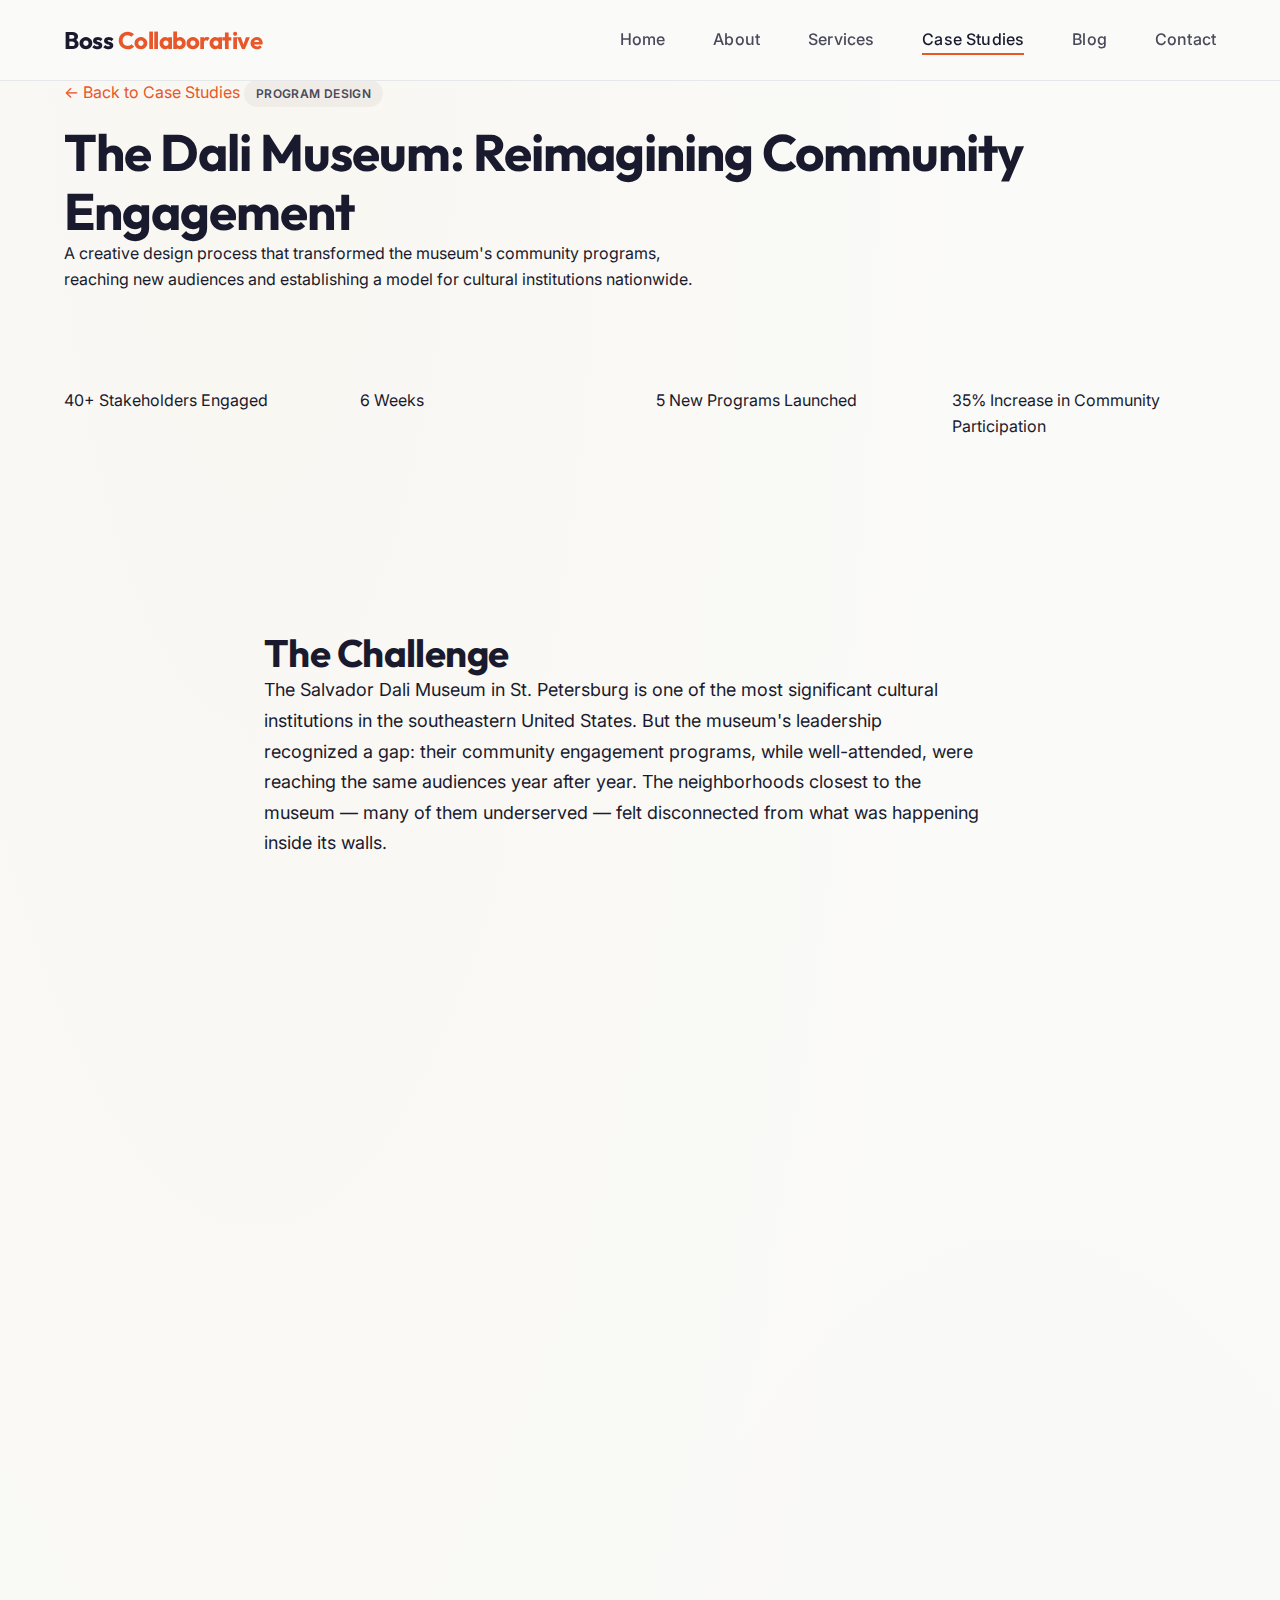
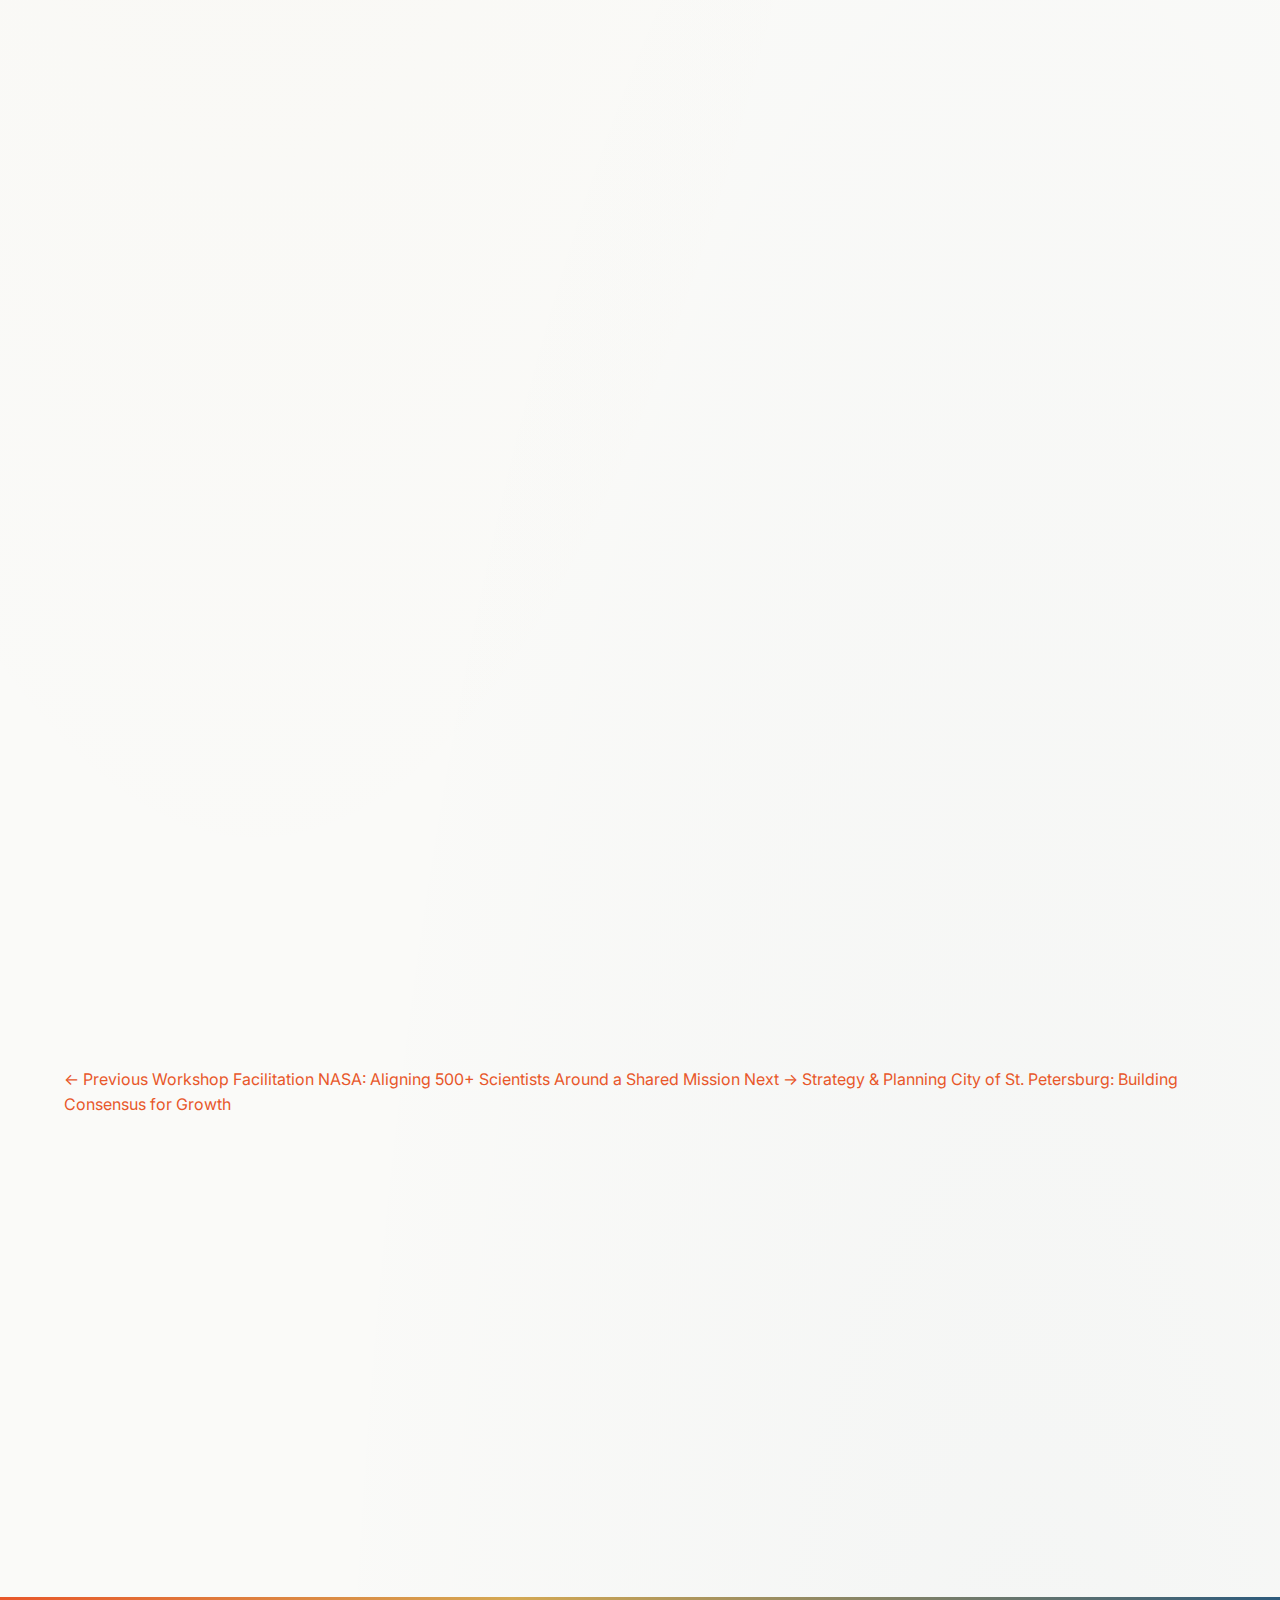
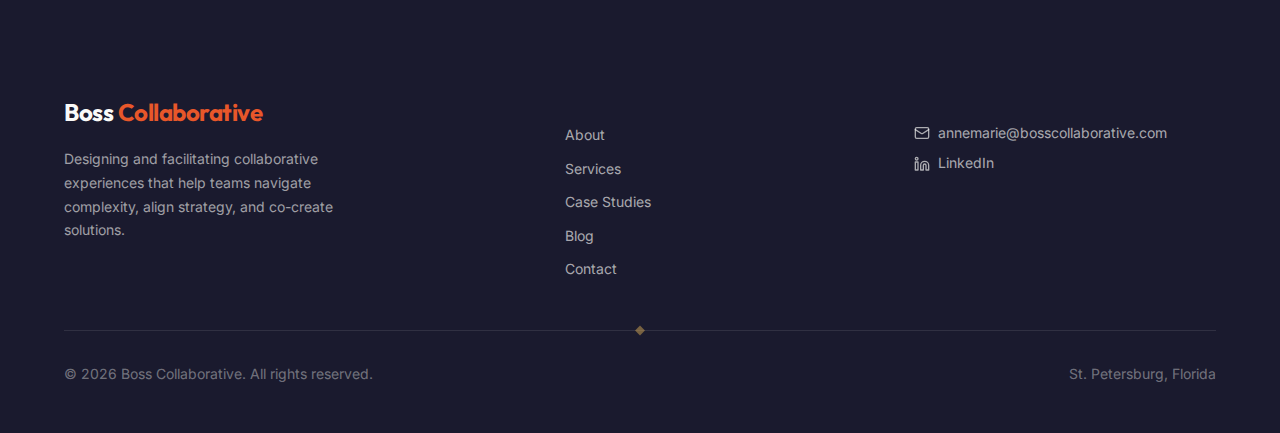
<file: case-studies/dali-innovation.html>
<!DOCTYPE html>
<html lang="en">
<head>
  <meta charset="UTF-8">
  <meta name="viewport" content="width=device-width, initial-scale=1.0">
  <title>Dali Museum Case Study — Boss Collaborative | Reimagining Community Engagement</title>
  <meta name="description" content="How Boss Collaborative helped the Dali Museum redesign their community engagement programs through creative facilitation and design thinking, reaching new audiences and deepening cultural impact.">

  <!-- Open Graph -->
  <meta property="og:title" content="Dali Museum Case Study — Boss Collaborative">
  <meta property="og:description" content="How we helped the Dali Museum reimagine community engagement through creative facilitation and program design.">
  <meta property="og:type" content="article">
  <meta property="og:url" content="https://www.bosscollaborative.com/case-studies/dali-innovation.html">
  <meta property="og:site_name" content="Boss Collaborative">
  <meta property="og:locale" content="en_US">

  <!-- Preconnect to Google Fonts -->
  <link rel="preconnect" href="https://fonts.googleapis.com">
  <link rel="preconnect" href="https://fonts.gstatic.com" crossorigin>
  <link rel="preload" as="style" href="https://fonts.googleapis.com/css2?family=Outfit:wght@400;500;600;700&family=Inter:wght@400;500;600&family=Playfair+Display:ital,wght@0,400;0,600;1,400;1,600&display=swap">
  <link rel="stylesheet" href="https://fonts.googleapis.com/css2?family=Outfit:wght@400;500;600;700&family=Inter:wght@400;500;600&family=Playfair+Display:ital,wght@0,400;0,600;1,400;1,600&display=swap" media="print" onload="this.media='all'">
  <noscript><link rel="stylesheet" href="https://fonts.googleapis.com/css2?family=Outfit:wght@400;500;600;700&family=Inter:wght@400;500;600&family=Playfair+Display:ital,wght@0,400;0,600;1,400;1,600&display=swap"></noscript>

  <!-- CSS -->
  <link rel="stylesheet" href="../css/variables.css">
  <link rel="stylesheet" href="../css/base.css">
  <link rel="stylesheet" href="../css/layout.css">
  <link rel="stylesheet" href="../css/components.css">
  <link rel="stylesheet" href="../css/pages.css">

  <!-- JS -->
  <script src="../js/nav.js" defer></script>
  <script src="../js/animations.js" defer></script>
</head>
<body class="page-case-studies">

  <!-- ============ HEADER ============ -->
  <header class="site-header">
    <div class="container">
      <a href="../index.html" class="site-logo" aria-label="Boss Collaborative — Home">Boss <span>Collaborative</span></a>
      <nav class="site-nav" aria-label="Main navigation">
        <ul class="site-nav__list">
          <li><a href="../index.html" class="nav-link">Home</a></li>
          <li><a href="../about.html" class="nav-link">About</a></li>
          <li><a href="../services.html" class="nav-link">Services</a></li>
          <li><a href="../case-studies.html" class="nav-link nav-link--active" aria-current="page">Case Studies</a></li>
          <li><a href="../blog.html" class="nav-link">Blog</a></li>
          <li><a href="../contact.html" class="nav-link">Contact</a></li>
        </ul>
      </nav>
      <button class="nav-toggle" aria-label="Toggle menu" aria-expanded="false" aria-controls="mobile-nav">
        <span class="nav-toggle__line"></span>
        <span class="nav-toggle__line"></span>
        <span class="nav-toggle__line"></span>
      </button>
    </div>
  </header>
  <div class="mobile-nav__backdrop" aria-hidden="true"></div>
  <nav class="mobile-nav" id="mobile-nav" aria-label="Mobile navigation">
    <ul class="mobile-nav__list">
      <li><a href="../index.html" class="mobile-nav__link">Home</a></li>
      <li><a href="../about.html" class="mobile-nav__link">About</a></li>
      <li><a href="../services.html" class="mobile-nav__link">Services</a></li>
      <li><a href="../case-studies.html" class="mobile-nav__link mobile-nav__link--active" aria-current="page">Case Studies</a></li>
      <li><a href="../blog.html" class="mobile-nav__link">Blog</a></li>
      <li><a href="../contact.html" class="mobile-nav__link">Contact</a></li>
    </ul>
  </nav>
  <div class="header-spacer"></div>

  <main>

    <!-- PLACEHOLDER CONTENT: All case study content (stats, quotes, narratives, outcomes) is AI-fabricated and needs replacement with real data -->
    <!-- ============ HERO ============ -->
    <section class="cs-detail-hero" aria-labelledby="cs-detail-title">
      <div class="container cs-detail-hero__container" data-animate="fade-up">
        <a href="../case-studies.html" class="cs-detail-hero__back" aria-label="Back to Case Studies">&larr; Back to Case Studies</a>
        <span class="card__tag">Program Design</span>
        <h1 class="cs-detail-hero__title" id="cs-detail-title">The Dali Museum: Reimagining Community Engagement</h1>
        <p class="cs-detail-hero__subtitle">A creative design process that transformed the museum's community programs, reaching new audiences and establishing a model for cultural institutions nationwide.</p>
      </div>
    </section>

    <!-- ============ KEY STATS ============ -->
    <section class="section section--sm" aria-label="Key results">
      <div class="container">
        <div class="grid grid--4col case-study__stats" data-animate="fade-up">
          <div class="case-study__stat" aria-label="40+ Stakeholders Engaged">
            <span class="case-study__stat-number">40+</span>
            <span class="case-study__stat-label">Stakeholders Engaged</span>
          </div>
          <div class="case-study__stat" aria-label="6 Weeks">
            <span class="case-study__stat-number">6</span>
            <span class="case-study__stat-label">Weeks</span>
          </div>
          <div class="case-study__stat" aria-label="5 New Programs Launched">
            <span class="case-study__stat-number">5</span>
            <span class="case-study__stat-label">New Programs Launched</span>
          </div>
          <div class="case-study__stat" aria-label="35% Increase in Community Participation">
            <span class="case-study__stat-number">35%</span>
            <span class="case-study__stat-label">Increase in Community Participation</span>
          </div>
        </div>
      </div>
    </section>

    <!-- ============ CHALLENGE ============ -->
    <section class="section">
      <div class="container container--narrow">
        <article>
          <h2 data-animate="fade-up">The Challenge</h2>
          <p class="text-lg" data-animate="fade-up">The Salvador Dali Museum in St. Petersburg is one of the most significant cultural institutions in the southeastern United States. But the museum's leadership recognized a gap: their community engagement programs, while well-attended, were reaching the same audiences year after year. The neighborhoods closest to the museum — many of them underserved — felt disconnected from what was happening inside its walls.</p>
          <p data-animate="fade-up">The museum didn't want incremental improvements. They wanted to fundamentally reimagine how their programs connected with the broader community. The challenge was complex: how do you honor an institution's artistic legacy while making it genuinely accessible to people who've never felt invited? And how do you do it in a way that's sustainable, not performative?</p>

          <blockquote class="pull-quote" data-animate="fade-in">
            We needed someone who understood both creative processes and community dynamics. This wasn't a marketing problem — it was a design challenge.
            <cite>Director of Community Programs, The Dali Museum</cite>
          </blockquote>

          <h2 data-animate="fade-up">The Approach</h2>
          <p class="text-lg" data-animate="fade-up">We began by listening. Over two weeks, we conducted interviews and focus groups with museum staff, docents, board members, local community organizations, school leaders, and — critically — residents from surrounding neighborhoods who had never visited the museum. These conversations surfaced insights that no internal planning session could have produced.</p>
          <p data-animate="fade-up">With those insights as our foundation, we designed a series of collaborative workshops that brought these diverse voices together. We used design thinking methodology adapted for cultural contexts: empathy mapping to understand different community members' relationship with art and museums, rapid ideation to generate program concepts, and prototyping sessions where participants sketched out what new programs might actually look and feel like.</p>
          <p data-animate="fade-up">The workshops were deliberately creative in format, drawing inspiration from Dali's own surrealist philosophy. We used visual thinking exercises, collaborative art-making as a facilitation tool, and scenario-building activities that asked participants to imagine the museum five years into the future. This wasn't a traditional strategic planning process — it was a creative collaboration that matched the institution's identity.</p>
          <p data-animate="fade-up">Over six weeks, we facilitated four major sessions and multiple smaller working groups, progressively refining concepts from initial ideas into actionable program designs with budgets, timelines, staffing requirements, and success metrics.</p>

          <h2 data-animate="fade-up">The Outcome</h2>
          <p class="text-lg" data-animate="fade-up">The process produced five new community engagement programs, each co-designed with the communities they were meant to serve. Three launched within six months of the engagement.</p>
          <p data-animate="fade-up">The results exceeded expectations. Within the first year, community participation in museum programming increased by 35%. More importantly, the demographic composition of program participants shifted meaningfully — the museum was reaching neighborhoods and populations that had historically been underrepresented in their visitor data.</p>
          <p data-animate="fade-up">Two of the programs were recognized by regional arts organizations as innovative models for museum-community partnership. The museum's team reported that the design process itself had changed their internal culture — staff across departments had adopted collaborative design practices in their own planning work.</p>

          <blockquote class="pull-quote" data-animate="fade-in">
            The programs we created together didn't just increase attendance numbers — they changed who sees this museum as theirs. That's the impact that matters.
            <cite>Executive Director, The Dali Museum</cite>
          </blockquote>

        </article>
      </div>
    </section>

    <!-- ============ NEXT/PREV NAVIGATION ============ -->
    <section class="cs-nav" aria-label="More case studies">
      <div class="container">
        <div class="cs-nav__grid">
          <a href="nasa-workshop.html" class="cs-nav__item">
            <span class="cs-nav__direction">&larr; Previous</span>
            <span class="cs-nav__tag cs-nav__tag--nasa">Workshop Facilitation</span>
            <span class="cs-nav__title">NASA: Aligning 500+ Scientists Around a Shared Mission</span>
          </a>
          <a href="city-stpete.html" class="cs-nav__item cs-nav__item--next">
            <span class="cs-nav__direction">Next &rarr;</span>
            <span class="cs-nav__tag cs-nav__tag--stpete">Strategy &amp; Planning</span>
            <span class="cs-nav__title">City of St. Petersburg: Building Consensus for Growth</span>
          </a>
        </div>
      </div>
    </section>

    <!-- ============ CTA ============ -->
    <section class="section section--accent" data-animate="fade-in" aria-labelledby="cs-cta-heading">
      <div class="container text-center">
        <h2 class="section-heading" id="cs-cta-heading">Ready to Reimagine Your Programs?</h2>
        <p class="section-subheading cta-subheading">Whether you're a cultural institution, a nonprofit, or any organization looking to deepen community impact, we can help you design what's next.</p>
        <div class="flex-center flex-wrap cta-actions">
          <a href="../contact.html" class="btn btn--light btn--large">Book a Discovery Call</a>
          <a href="../case-studies.html" class="btn btn--light">View More Case Studies</a>
        </div>
      </div>
    </section>

  </main>

  <!-- ============ FOOTER ============ -->
  <footer class="site-footer">
    <div class="container">
      <div class="footer__grid">
        <div class="footer__brand">
          <a href="../index.html" class="site-logo">Boss <span>Collaborative</span></a>
          <p>Designing and facilitating collaborative experiences that help teams navigate complexity, align strategy, and co-create solutions.</p>
        </div>
        <div class="footer__nav">
          <h3>Navigate</h3>
          <ul>
            <li><a href="../about.html" class="footer__link">About</a></li>
            <li><a href="../services.html" class="footer__link">Services</a></li>
            <li><a href="../case-studies.html" class="footer__link">Case Studies</a></li>
            <li><a href="../blog.html" class="footer__link">Blog</a></li>
            <li><a href="../contact.html" class="footer__link">Contact</a></li>
          </ul>
        </div>
        <div class="footer__contact">
          <h3>Get in Touch</h3>
          <a href="mailto:annemarie@bosscollaborative.com">
            <svg width="16" height="16" viewBox="0 0 24 24" fill="none" stroke="currentColor" stroke-width="2" stroke-linecap="round" stroke-linejoin="round" aria-hidden="true"><rect x="2" y="4" width="20" height="16" rx="2"/><path d="m22 7-8.97 5.7a1.94 1.94 0 0 1-2.06 0L2 7"/></svg>
            annemarie@bosscollaborative.com
          </a>
          <a href="https://www.linkedin.com/in/annemarieboss1" target="_blank" rel="noopener noreferrer">
            <svg width="16" height="16" viewBox="0 0 24 24" fill="none" stroke="currentColor" stroke-width="2" stroke-linecap="round" stroke-linejoin="round" aria-hidden="true"><path d="M16 8a6 6 0 0 1 6 6v7h-4v-7a2 2 0 0 0-2-2 2 2 0 0 0-2 2v7h-4v-7a6 6 0 0 1 6-6z"/><rect x="2" y="9" width="4" height="12"/><circle cx="4" cy="4" r="2"/></svg>
            LinkedIn
          </a>
        </div>
      </div>
      <div class="footer__bottom">
        <p>&copy; 2026 Boss Collaborative. All rights reserved.</p>
        <p>St. Petersburg, Florida</p>
      </div>
    </div>
  </footer>

</body>
</html>
</file>
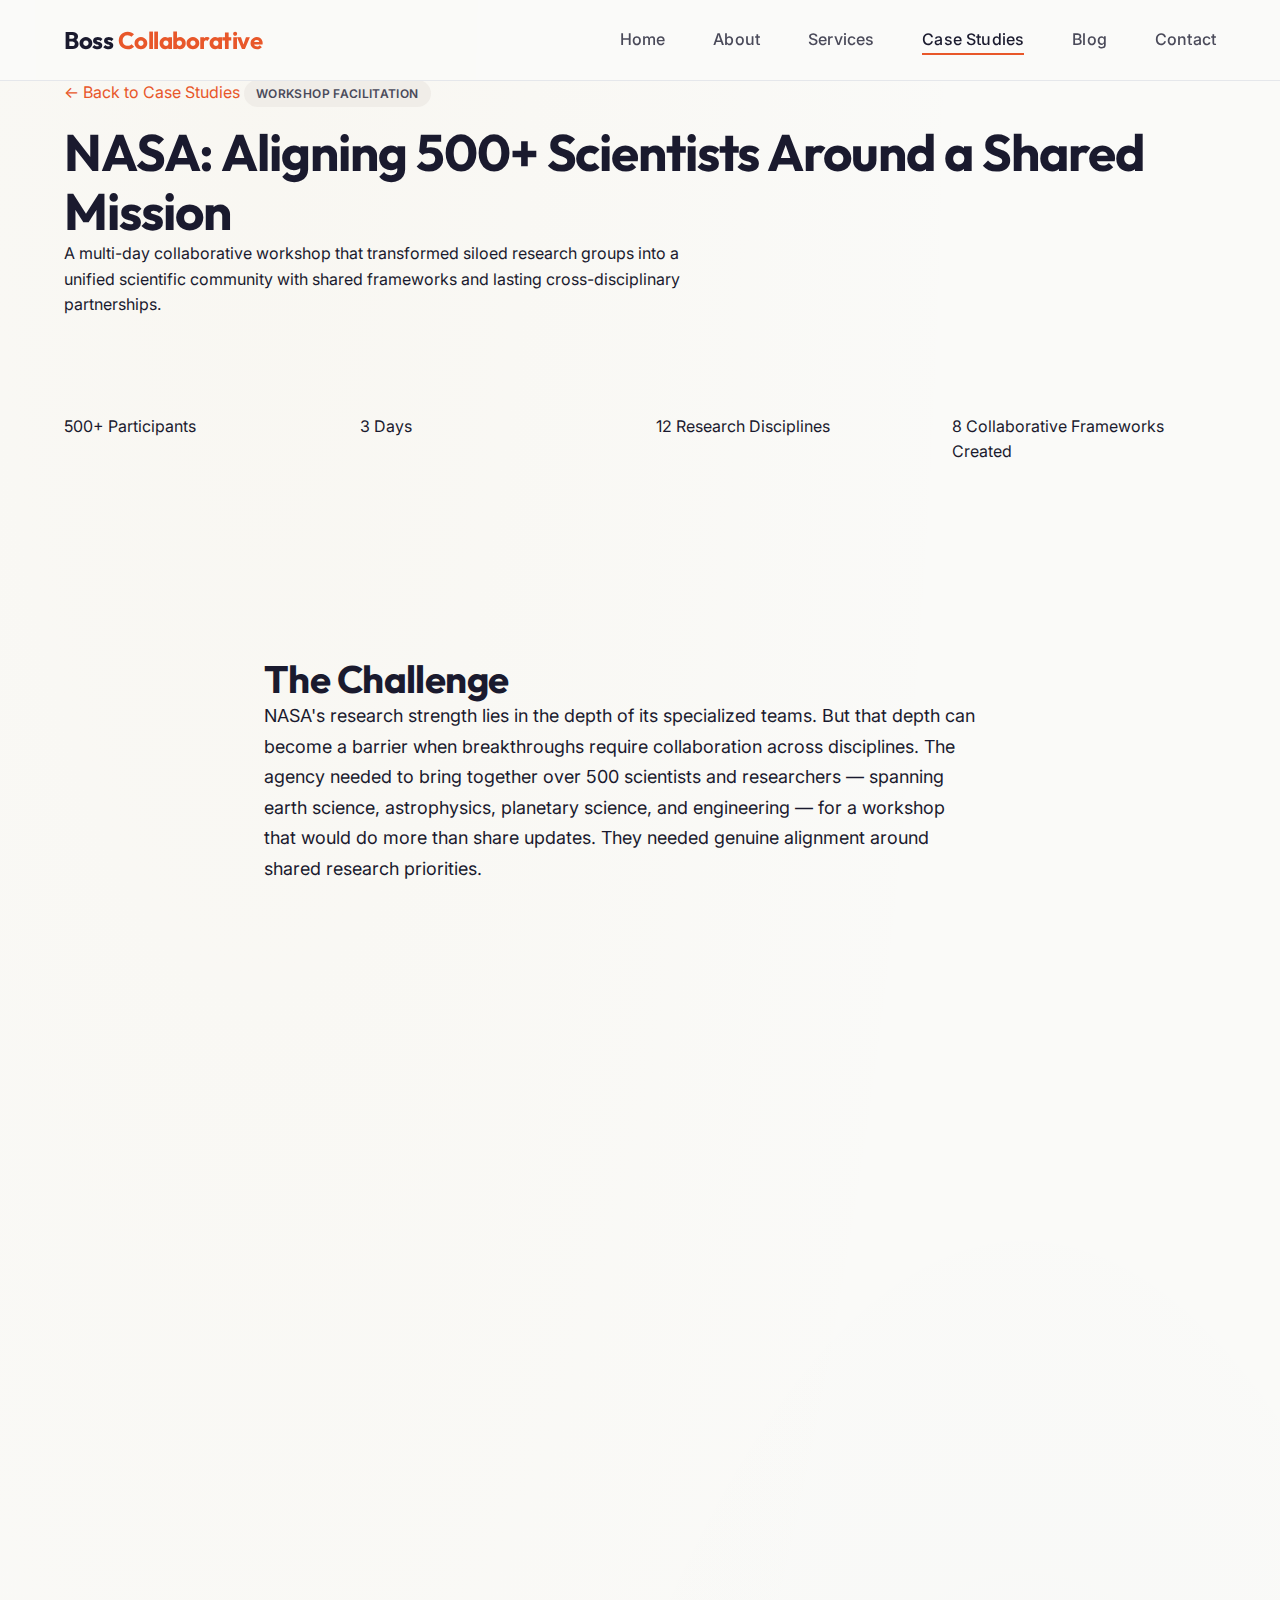
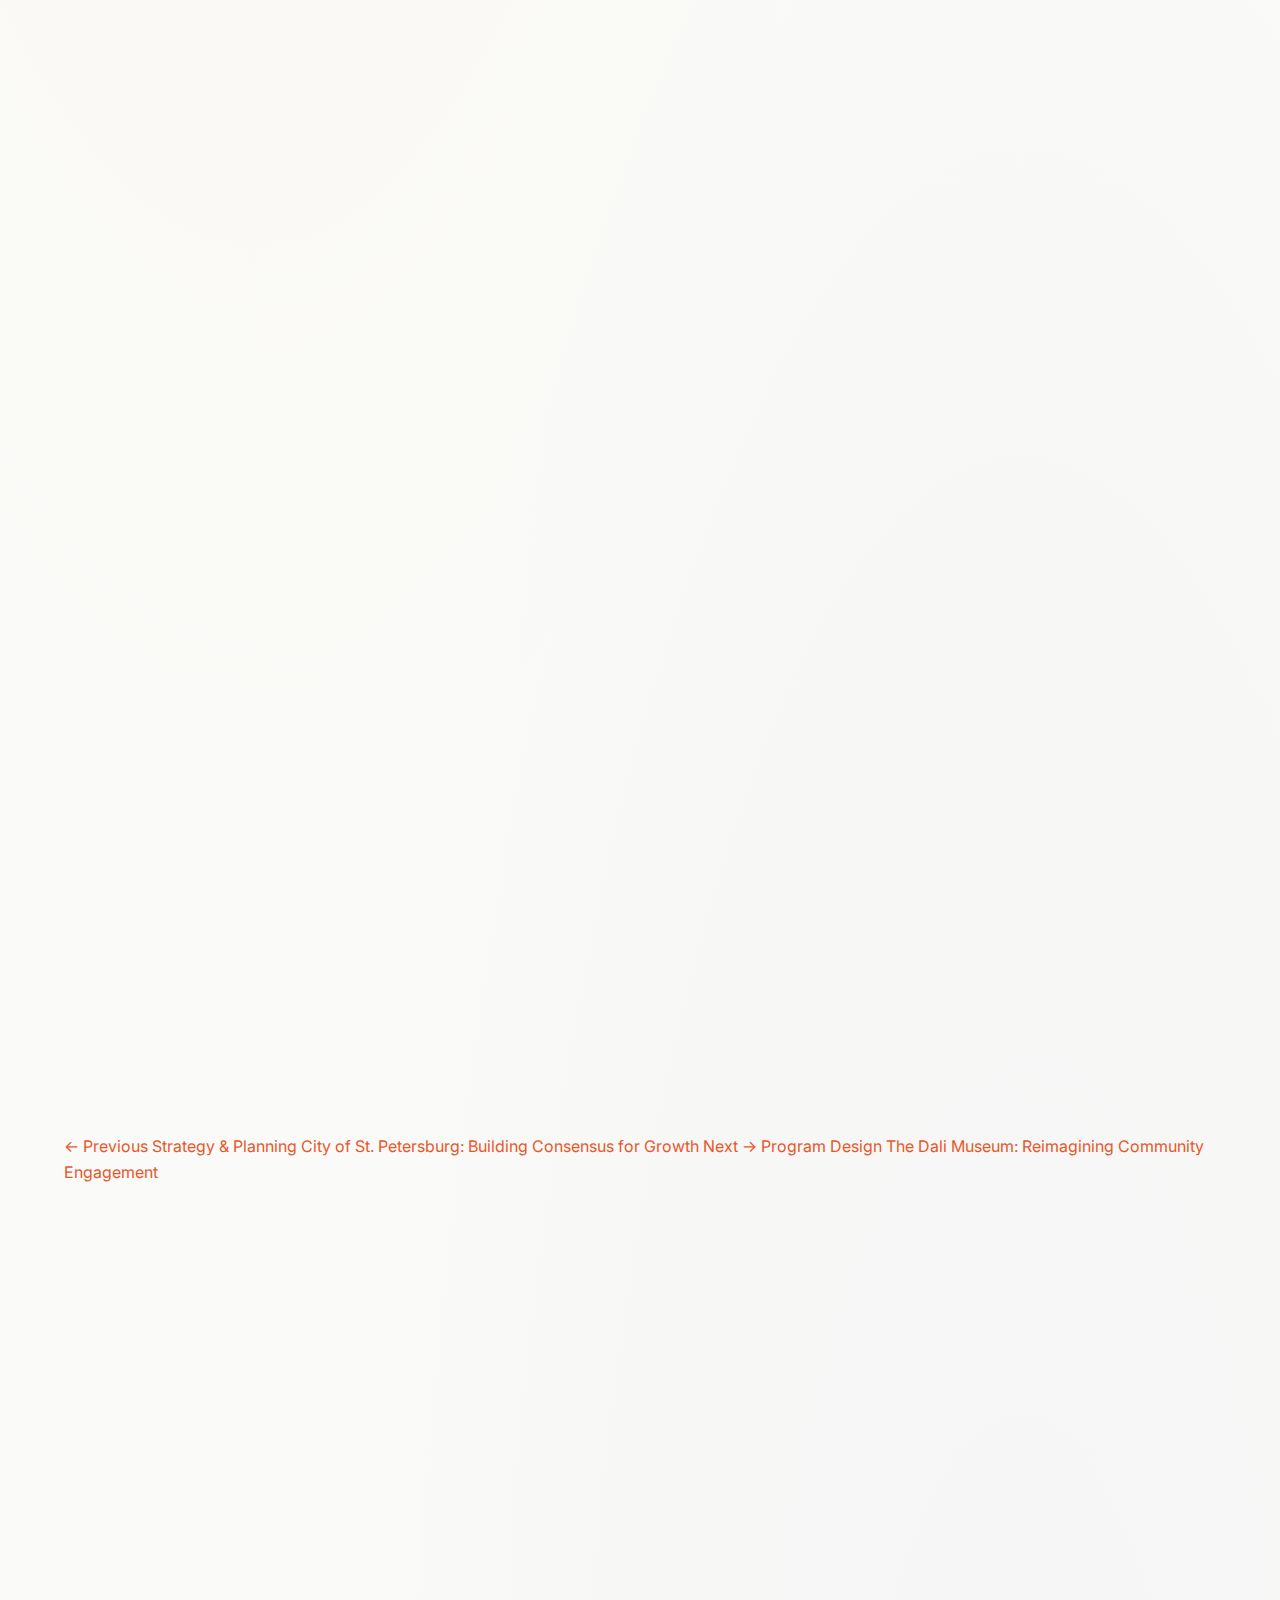
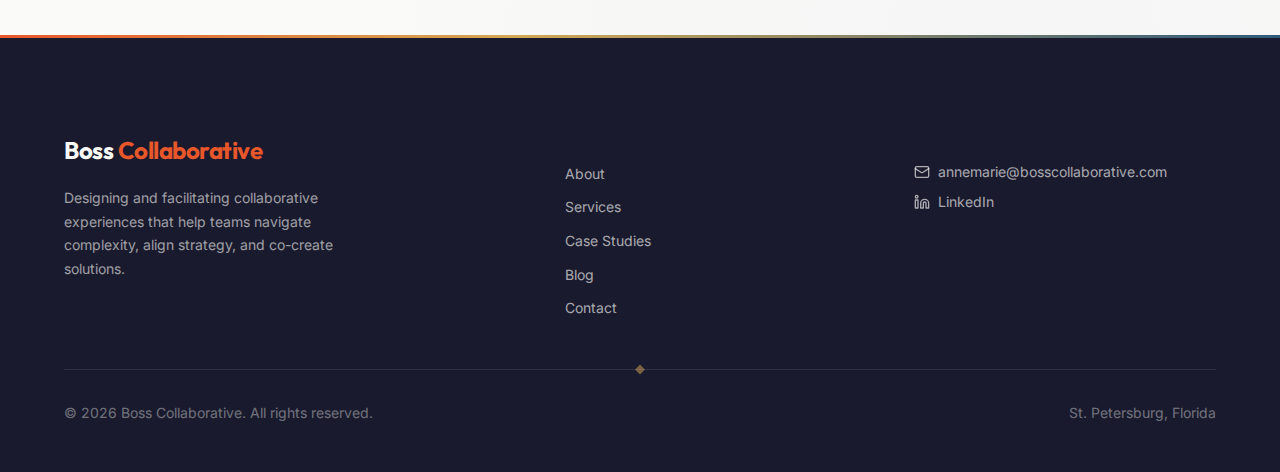
<file: case-studies/nasa-workshop.html>
<!DOCTYPE html>
<html lang="en">
<head>
  <meta charset="UTF-8">
  <meta name="viewport" content="width=device-width, initial-scale=1.0">
  <title>NASA Workshop Case Study — Boss Collaborative | Aligning 500+ Scientists</title>
  <meta name="description" content="How Boss Collaborative designed and facilitated a multi-day workshop that aligned 500+ NASA scientists across disciplines, transforming siloed research into collaborative breakthroughs.">

  <!-- Open Graph -->
  <meta property="og:title" content="NASA Workshop Case Study — Boss Collaborative">
  <meta property="og:description" content="How we aligned 500+ NASA scientists around a shared mission through creative facilitation and workshop design.">
  <meta property="og:type" content="article">
  <meta property="og:url" content="https://www.bosscollaborative.com/case-studies/nasa-workshop.html">
  <meta property="og:site_name" content="Boss Collaborative">
  <meta property="og:locale" content="en_US">

  <!-- Preconnect to Google Fonts -->
  <link rel="preconnect" href="https://fonts.googleapis.com">
  <link rel="preconnect" href="https://fonts.gstatic.com" crossorigin>
  <link rel="preload" as="style" href="https://fonts.googleapis.com/css2?family=Outfit:wght@400;500;600;700&family=Inter:wght@400;500;600&family=Playfair+Display:ital,wght@0,400;0,600;1,400;1,600&display=swap">
  <link rel="stylesheet" href="https://fonts.googleapis.com/css2?family=Outfit:wght@400;500;600;700&family=Inter:wght@400;500;600&family=Playfair+Display:ital,wght@0,400;0,600;1,400;1,600&display=swap" media="print" onload="this.media='all'">
  <noscript><link rel="stylesheet" href="https://fonts.googleapis.com/css2?family=Outfit:wght@400;500;600;700&family=Inter:wght@400;500;600&family=Playfair+Display:ital,wght@0,400;0,600;1,400;1,600&display=swap"></noscript>

  <!-- CSS -->
  <link rel="stylesheet" href="../css/variables.css">
  <link rel="stylesheet" href="../css/base.css">
  <link rel="stylesheet" href="../css/layout.css">
  <link rel="stylesheet" href="../css/components.css">
  <link rel="stylesheet" href="../css/pages.css">

  <!-- JS -->
  <script src="../js/nav.js" defer></script>
  <script src="../js/animations.js" defer></script>
</head>
<body class="page-case-studies">

  <!-- ============ HEADER ============ -->
  <header class="site-header">
    <div class="container">
      <a href="../index.html" class="site-logo" aria-label="Boss Collaborative — Home">Boss <span>Collaborative</span></a>
      <nav class="site-nav" aria-label="Main navigation">
        <ul class="site-nav__list">
          <li><a href="../index.html" class="nav-link">Home</a></li>
          <li><a href="../about.html" class="nav-link">About</a></li>
          <li><a href="../services.html" class="nav-link">Services</a></li>
          <li><a href="../case-studies.html" class="nav-link nav-link--active" aria-current="page">Case Studies</a></li>
          <li><a href="../blog.html" class="nav-link">Blog</a></li>
          <li><a href="../contact.html" class="nav-link">Contact</a></li>
        </ul>
      </nav>
      <button class="nav-toggle" aria-label="Toggle menu" aria-expanded="false" aria-controls="mobile-nav">
        <span class="nav-toggle__line"></span>
        <span class="nav-toggle__line"></span>
        <span class="nav-toggle__line"></span>
      </button>
    </div>
  </header>
  <div class="mobile-nav__backdrop" aria-hidden="true"></div>
  <nav class="mobile-nav" id="mobile-nav" aria-label="Mobile navigation">
    <ul class="mobile-nav__list">
      <li><a href="../index.html" class="mobile-nav__link">Home</a></li>
      <li><a href="../about.html" class="mobile-nav__link">About</a></li>
      <li><a href="../services.html" class="mobile-nav__link">Services</a></li>
      <li><a href="../case-studies.html" class="mobile-nav__link mobile-nav__link--active" aria-current="page">Case Studies</a></li>
      <li><a href="../blog.html" class="mobile-nav__link">Blog</a></li>
      <li><a href="../contact.html" class="mobile-nav__link">Contact</a></li>
    </ul>
  </nav>
  <div class="header-spacer"></div>

  <main>

    <!-- PLACEHOLDER CONTENT: All case study content (stats, quotes, narratives, outcomes) is AI-fabricated and needs replacement with real data -->
    <!-- ============ HERO ============ -->
    <section class="cs-detail-hero" aria-labelledby="cs-detail-title">
      <div class="container cs-detail-hero__container" data-animate="fade-up">
        <a href="../case-studies.html" class="cs-detail-hero__back" aria-label="Back to Case Studies">&larr; Back to Case Studies</a>
        <span class="card__tag">Workshop Facilitation</span>
        <h1 class="cs-detail-hero__title" id="cs-detail-title">NASA: Aligning 500+ Scientists Around a Shared Mission</h1>
        <p class="cs-detail-hero__subtitle">A multi-day collaborative workshop that transformed siloed research groups into a unified scientific community with shared frameworks and lasting cross-disciplinary partnerships.</p>
      </div>
    </section>

    <!-- ============ KEY STATS ============ -->
    <section class="section section--sm" aria-label="Key results">
      <div class="container">
        <div class="grid grid--4col case-study__stats" data-animate="fade-up">
          <div class="case-study__stat" aria-label="500+ Participants">
            <span class="case-study__stat-number">500+</span>
            <span class="case-study__stat-label">Participants</span>
          </div>
          <div class="case-study__stat" aria-label="3 Days">
            <span class="case-study__stat-number">3</span>
            <span class="case-study__stat-label">Days</span>
          </div>
          <div class="case-study__stat" aria-label="12 Research Disciplines">
            <span class="case-study__stat-number">12</span>
            <span class="case-study__stat-label">Research Disciplines</span>
          </div>
          <div class="case-study__stat" aria-label="8 Collaborative Frameworks Created">
            <span class="case-study__stat-number">8</span>
            <span class="case-study__stat-label">Collaborative Frameworks Created</span>
          </div>
        </div>
      </div>
    </section>

    <!-- ============ CHALLENGE ============ -->
    <section class="section">
      <div class="container container--narrow">
        <article>
          <h2 data-animate="fade-up">The Challenge</h2>
          <p class="text-lg" data-animate="fade-up">NASA's research strength lies in the depth of its specialized teams. But that depth can become a barrier when breakthroughs require collaboration across disciplines. The agency needed to bring together over 500 scientists and researchers — spanning earth science, astrophysics, planetary science, and engineering — for a workshop that would do more than share updates. They needed genuine alignment around shared research priorities.</p>
          <p data-animate="fade-up">Previous large-scale meetings had fallen into familiar patterns: keynote presentations followed by passive Q&amp;A sessions, breakout rooms where the same voices dominated, and action items that evaporated within weeks. The scale of the gathering made meaningful interaction seem impossible. How do you create authentic collaboration among 500 people who speak different scientific languages?</p>

          <blockquote class="pull-quote" data-animate="fade-in">
            We had tried every conference format imaginable. What we needed was someone who could design an experience where 500 scientists actually talked to each other — not at each other.
            <cite>Workshop Sponsor, NASA</cite>
          </blockquote>

          <h2 data-animate="fade-up">The Approach</h2>
          <p class="text-lg" data-animate="fade-up">We started with six weeks of pre-workshop discovery, interviewing researchers, lab directors, and program managers across all twelve disciplines. These conversations revealed the real barriers to collaboration: not lack of interest, but lack of shared vocabulary, competing grant structures, and no framework for identifying where research questions overlapped.</p>
          <p data-animate="fade-up">Armed with those insights, we designed a three-day workshop built around structured interaction at every level. Day one focused on building shared understanding — we used visual mapping exercises where small, cross-disciplinary groups identified the core questions driving their research. No PowerPoints. No presentations. Just researchers discovering that a planetary scientist's question about atmospheric modeling had direct parallels to an earth scientist's climate work.</p>
          <p data-animate="fade-up">Day two moved into collaborative design sessions. Groups of 8-12 participants, deliberately mixed across disciplines, worked through facilitated frameworks to identify concrete collaboration opportunities. We used a modified World Cafe format adapted for scientific contexts, where participants rotated through themed stations, each building on the previous group's thinking.</p>
          <p data-animate="fade-up">Day three was about commitment. Each cross-disciplinary team developed a collaboration proposal with specific milestones, resource requirements, and accountability structures. We facilitated a synthesis session where the full group prioritized the most promising partnerships and established follow-up cadences.</p>

          <h2 data-animate="fade-up">The Outcome</h2>
          <p class="text-lg" data-animate="fade-up">The workshop produced eight formal cross-disciplinary collaboration frameworks — more than triple the agency's target. But the real measure of success came in the months that followed.</p>
          <p data-animate="fade-up">Six months after the workshop, follow-up surveys showed that 73% of participants had maintained active connections with at least two researchers from outside their discipline. Four of the eight frameworks had secured joint funding proposals. Two had already produced co-authored papers.</p>
          <p data-animate="fade-up">Perhaps most importantly, the workshop format itself became a model. NASA adopted the facilitation methodology for subsequent cross-center gatherings, moving permanently away from the traditional conference format for events where collaboration — not information transfer — was the goal.</p>

          <blockquote class="pull-quote" data-animate="fade-in">
            This wasn't just a better meeting — it fundamentally changed how we think about bringing our scientific community together.
            <cite>Program Director, NASA</cite>
          </blockquote>

        </article>
      </div>
    </section>

    <!-- ============ NEXT/PREV NAVIGATION ============ -->
    <section class="cs-nav" aria-label="More case studies">
      <div class="container">
        <div class="cs-nav__grid">
          <a href="city-stpete.html" class="cs-nav__item">
            <span class="cs-nav__direction">&larr; Previous</span>
            <span class="cs-nav__tag cs-nav__tag--stpete">Strategy &amp; Planning</span>
            <span class="cs-nav__title">City of St. Petersburg: Building Consensus for Growth</span>
          </a>
          <a href="dali-innovation.html" class="cs-nav__item cs-nav__item--next">
            <span class="cs-nav__direction">Next &rarr;</span>
            <span class="cs-nav__tag cs-nav__tag--dali">Program Design</span>
            <span class="cs-nav__title">The Dali Museum: Reimagining Community Engagement</span>
          </a>
        </div>
      </div>
    </section>

    <!-- ============ CTA ============ -->
    <section class="section section--accent" data-animate="fade-in" aria-labelledby="cs-cta-heading">
      <div class="container text-center">
        <h2 class="section-heading" id="cs-cta-heading">Facing a Similar Challenge?</h2>
        <p class="section-subheading cta-subheading">Whether you're aligning 50 people or 500, we design facilitation experiences that turn complexity into collaboration.</p>
        <div class="flex-center flex-wrap cta-actions">
          <a href="../contact.html" class="btn btn--light btn--large">Book a Discovery Call</a>
          <a href="../case-studies.html" class="btn btn--light">View More Case Studies</a>
        </div>
      </div>
    </section>

  </main>

  <!-- ============ FOOTER ============ -->
  <footer class="site-footer">
    <div class="container">
      <div class="footer__grid">
        <div class="footer__brand">
          <a href="../index.html" class="site-logo">Boss <span>Collaborative</span></a>
          <p>Designing and facilitating collaborative experiences that help teams navigate complexity, align strategy, and co-create solutions.</p>
        </div>
        <div class="footer__nav">
          <h3>Navigate</h3>
          <ul>
            <li><a href="../about.html" class="footer__link">About</a></li>
            <li><a href="../services.html" class="footer__link">Services</a></li>
            <li><a href="../case-studies.html" class="footer__link">Case Studies</a></li>
            <li><a href="../blog.html" class="footer__link">Blog</a></li>
            <li><a href="../contact.html" class="footer__link">Contact</a></li>
          </ul>
        </div>
        <div class="footer__contact">
          <h3>Get in Touch</h3>
          <a href="mailto:annemarie@bosscollaborative.com">
            <svg width="16" height="16" viewBox="0 0 24 24" fill="none" stroke="currentColor" stroke-width="2" stroke-linecap="round" stroke-linejoin="round" aria-hidden="true"><rect x="2" y="4" width="20" height="16" rx="2"/><path d="m22 7-8.97 5.7a1.94 1.94 0 0 1-2.06 0L2 7"/></svg>
            annemarie@bosscollaborative.com
          </a>
          <a href="https://www.linkedin.com/in/annemarieboss1" target="_blank" rel="noopener noreferrer">
            <svg width="16" height="16" viewBox="0 0 24 24" fill="none" stroke="currentColor" stroke-width="2" stroke-linecap="round" stroke-linejoin="round" aria-hidden="true"><path d="M16 8a6 6 0 0 1 6 6v7h-4v-7a2 2 0 0 0-2-2 2 2 0 0 0-2 2v7h-4v-7a6 6 0 0 1 6-6z"/><rect x="2" y="9" width="4" height="12"/><circle cx="4" cy="4" r="2"/></svg>
            LinkedIn
          </a>
        </div>
      </div>
      <div class="footer__bottom">
        <p>&copy; 2026 Boss Collaborative. All rights reserved.</p>
        <p>St. Petersburg, Florida</p>
      </div>
    </div>
  </footer>

</body>
</html>
</file>
<file: css/variables.css>
/* ============================================
   BOSS COLLABORATIVE — Design Tokens
   ============================================
   All design decisions as CSS custom properties.
   This file has zero specificity impact — tokens only.
   ============================================ */

:root {
  /* ---------- Colors ---------- */
  --bg-primary: #FAFAF8;
  --bg-secondary: #F0EDE8;
  --bg-dark: #1A1A2E;
  --text-primary: #1A1A2E;
  --text-secondary: #4A4A5A;
  --text-light: #FAFAF8;
  --accent-primary: #E8572A;
  --accent-primary-hover: #D04A22;
  --accent-secondary: #2D5A7B;
  --accent-secondary-hover: #234B68;
  --accent-tertiary: #D4A853;
  --color-white: #ffffff;
  --neutral-500: #6B7280;
  --neutral-300: #D1D5DB;
  --neutral-200: #E5E7EB;

  /* ---------- Typography ---------- */
  --font-heading: 'Outfit', sans-serif;
  --font-body: 'Inter', sans-serif;
  --font-accent: 'Playfair Display', serif;

  --fs-hero: clamp(2.5rem, 5vw, 4.5rem);
  --fs-h1: clamp(2rem, 4vw, 3.5rem);
  --fs-h2: clamp(1.5rem, 3vw, 2.5rem);
  --fs-h3: clamp(1.25rem, 2vw, 1.75rem);
  --fs-body: 1rem;
  --fs-body-lg: 1.125rem;
  --fs-small: 0.875rem;

  --fw-regular: 400;
  --fw-medium: 500;
  --fw-semibold: 600;
  --fw-bold: 700;

  /* ---------- Spacing (8-point grid) ---------- */
  --space-xs: 0.5rem;
  --space-sm: 1rem;
  --space-md: 1.5rem;
  --space-lg: 2rem;
  --space-xl: 3rem;
  --space-2xl: 4rem;
  --space-3xl: 6rem;
  --space-4xl: 8rem;

  /* ---------- Layout ---------- */
  --container-max: 1200px;
  --container-narrow: 800px;
  --container-padding: 1.5rem;

  /* ---------- Borders & Shadows ---------- */
  --radius-sm: 4px;
  --radius-md: 8px;
  --radius-lg: 16px;
  --shadow-sm: 0 1px 3px rgba(26, 26, 46, 0.08);
  --shadow-md: 0 4px 12px rgba(26, 26, 46, 0.1);
  --shadow-lg: 0 8px 30px rgba(26, 26, 46, 0.12);

  /* ---------- Transitions ---------- */
  --transition-fast: 150ms ease;
  --transition-base: 250ms ease;
  --transition-slow: 400ms ease;

  /* ---------- Breakpoints (reference — used in media queries) ---------- */
  /* --bp-tablet: 768px */
  /* --bp-desktop: 1200px */
}
</file>
<file: css/layout.css>
/* ============================================
   BOSS COLLABORATIVE — Layout System
   ============================================
   Containers, grids, sections, and responsive
   utilities. Mobile-first with breakpoints at
   768px (tablet) and 1200px (desktop).
   ============================================ */

/* ---------- Containers ---------- */
.container {
  width: 100%;
  max-width: var(--container-max);
  margin-inline: auto;
  padding-inline: var(--container-padding);
}

.container--narrow {
  max-width: var(--container-narrow);
}

/* ---------- Sections ---------- */
.section {
  padding-block: var(--space-3xl);
}

.section--sm {
  padding-block: var(--space-2xl);
}

.section--lg {
  padding-block: var(--space-4xl);
}

.section--full-bleed {
  padding-block: var(--space-3xl);
  padding-inline: var(--container-padding);
}

.section--dark {
  background-color: var(--bg-dark);
  color: var(--text-light);
}

.section--dark h2,
.section--dark h3,
.section--dark h4 {
  color: var(--text-light);
}

.section--alt {
  background-color: var(--bg-secondary);
}

.section--accent {
  background-color: var(--accent-primary);
  color: var(--text-light);
}

.section--accent h2,
.section--accent h3,
.section--accent h4 {
  color: var(--text-light);
}

/* ---------- Grid System ---------- */
.grid {
  display: grid;
  gap: var(--space-lg);
}

.grid--2col {
  grid-template-columns: 1fr;
}

.grid--3col {
  grid-template-columns: 1fr;
}

.grid--4col {
  grid-template-columns: 1fr;
}

.grid--asymmetric {
  grid-template-columns: 1fr;
}

/* ---------- Flexbox Utilities ---------- */
.flex-center {
  display: flex;
  align-items: center;
  justify-content: center;
}

.flex-between {
  display: flex;
  align-items: center;
  justify-content: space-between;
}

.flex-wrap {
  display: flex;
  flex-wrap: wrap;
  gap: var(--space-sm);
}

.flex-column {
  display: flex;
  flex-direction: column;
}

/* ---------- Spacing Utilities ---------- */
.gap-sm { gap: var(--space-sm); }
.gap-md { gap: var(--space-md); }
.gap-lg { gap: var(--space-lg); }
.gap-xl { gap: var(--space-xl); }

/* ---------- Text Alignment ---------- */
.text-center { text-align: center; }
.text-left { text-align: left; }

/* ---------- Accessibility ---------- */
.visually-hidden {
  position: absolute;
  width: 1px;
  height: 1px;
  padding: 0;
  margin: -1px;
  overflow: hidden;
  clip: rect(0, 0, 0, 0);
  white-space: nowrap;
  border: 0;
}

/* ============================================
   TABLET — 768px+
   ============================================ */
@media (min-width: 768px) {
  .section {
    padding-block: var(--space-3xl);
  }

  .section--lg {
    padding-block: var(--space-4xl);
  }

  .grid--2col {
    grid-template-columns: repeat(2, 1fr);
  }

  .grid--3col {
    grid-template-columns: repeat(2, 1fr);
  }

  .grid--4col {
    grid-template-columns: repeat(2, 1fr);
  }

  .grid--asymmetric {
    grid-template-columns: 1.2fr 0.8fr;
  }
}

/* ============================================
   DESKTOP — 1200px+
   ============================================ */
@media (min-width: 1200px) {
  .grid--3col {
    grid-template-columns: repeat(3, 1fr);
  }

  .grid--4col {
    grid-template-columns: repeat(4, 1fr);
  }
}
</file>
<file: css/components.css>
/* ============================================
   BOSS COLLABORATIVE — Component Styles
   ============================================
   Shared, reusable components: navigation,
   footer, buttons, cards, logo bar, pull quotes,
   scroll animations, and section headings.
   Built on design tokens from variables.css.
   ============================================ */


/* ===========================================
   NAVIGATION
   =========================================== */

.site-header {
  position: fixed;
  top: 0;
  left: 0;
  right: 0;
  z-index: 1000;
  background-color: rgba(250, 250, 248, 0.92);
  backdrop-filter: blur(12px);
  -webkit-backdrop-filter: blur(12px);
  border-bottom: 1px solid var(--neutral-200);
  transition: box-shadow var(--transition-base);
}

.site-header--scrolled {
  box-shadow: var(--shadow-sm);
}

.site-header .container {
  display: flex;
  align-items: center;
  justify-content: space-between;
  height: 72px;
}

.site-logo {
  font-family: var(--font-heading);
  font-size: 1.35rem;
  font-weight: var(--fw-bold);
  color: var(--text-primary);
  letter-spacing: -0.02em;
  text-decoration: none;
  transition: color var(--transition-fast);
  flex-shrink: 0;
}

.site-logo:hover {
  color: var(--accent-primary);
}

.site-logo span {
  color: var(--accent-primary);
}

/* Desktop Nav */
.site-nav {
  display: none;
}

.site-nav__list {
  display: flex;
  align-items: center;
  gap: var(--space-lg);
}

.nav-link {
  position: relative;
  font-family: var(--font-body);
  font-size: var(--fs-small);
  font-weight: var(--fw-medium);
  color: var(--text-secondary);
  text-decoration: none;
  letter-spacing: 0.01em;
  padding-block: 0.25rem;
  transition: color var(--transition-fast);
}

.nav-link::after {
  content: '';
  position: absolute;
  bottom: -2px;
  left: 0;
  width: 0;
  height: 2px;
  background-color: var(--accent-primary);
  transition: width var(--transition-base);
}

.nav-link:hover {
  color: var(--text-primary);
}

.nav-link:hover::after {
  width: 100%;
}

.nav-link--active {
  color: var(--text-primary);
}

.nav-link--active::after {
  width: 100%;
}

/* Hamburger Toggle */
.nav-toggle {
  display: flex;
  flex-direction: column;
  justify-content: center;
  align-items: center;
  width: 44px;
  height: 44px;
  cursor: pointer;
  background: none;
  border: none;
  padding: 0;
  z-index: 1010;
}

.nav-toggle__line {
  display: block;
  width: 24px;
  height: 2px;
  background-color: var(--text-primary);
  border-radius: 2px;
  transition: transform var(--transition-base), opacity var(--transition-fast);
}

.nav-toggle__line:nth-child(1) {
  transform: translateY(-7px);
}

.nav-toggle__line:nth-child(3) {
  transform: translateY(7px);
}

/* Hamburger → X transform */
body.nav-open .nav-toggle__line:nth-child(1) {
  transform: translateY(0) rotate(45deg);
}

body.nav-open .nav-toggle__line:nth-child(2) {
  opacity: 0;
}

body.nav-open .nav-toggle__line:nth-child(3) {
  transform: translateY(0) rotate(-45deg);
}

/* Mobile Menu Overlay */
.mobile-nav {
  position: fixed;
  top: 0;
  right: 0;
  width: 100%;
  max-width: 320px;
  height: 100vh;
  height: 100dvh;
  background-color: var(--bg-primary);
  z-index: 1005;
  padding: 100px var(--space-xl) var(--space-xl);
  transform: translateX(100%);
  transition: transform var(--transition-slow);
  box-shadow: var(--shadow-lg);
  overflow-y: auto;
}

body.nav-open .mobile-nav {
  transform: translateX(0);
}

.mobile-nav__backdrop {
  position: fixed;
  inset: 0;
  background-color: rgba(26, 26, 46, 0.5);
  z-index: 1004;
  opacity: 0;
  visibility: hidden;
  transition: opacity var(--transition-base), visibility var(--transition-base);
}

body.nav-open .mobile-nav__backdrop {
  opacity: 1;
  visibility: visible;
}

.mobile-nav__list {
  display: flex;
  flex-direction: column;
  gap: var(--space-xs);
}

.mobile-nav__link {
  display: block;
  font-family: var(--font-heading);
  font-size: var(--fs-h3);
  font-weight: var(--fw-semibold);
  color: var(--text-primary);
  text-decoration: none;
  padding: var(--space-sm) 0;
  border-bottom: 1px solid var(--neutral-200);
  transition: color var(--transition-fast), padding-left var(--transition-base);
}

.mobile-nav__link:hover {
  color: var(--accent-primary);
  padding-left: var(--space-xs);
}

.mobile-nav__link--active {
  color: var(--accent-primary);
}

/* Prevent scroll when menu is open */
body.nav-open {
  overflow: hidden;
}

/* Header spacer — push content below fixed header */
.header-spacer {
  height: 72px;
}


/* ===========================================
   FOOTER
   =========================================== */

.site-footer {
  background-color: var(--bg-dark);
  color: rgba(250, 250, 248, 0.75);
  padding-top: var(--space-3xl);
  padding-bottom: var(--space-lg);
  position: relative;
}

/* Decorative top border: three-color gradient line as visual bridge */
.site-footer::before {
  content: '';
  position: absolute;
  top: 0;
  left: 0;
  right: 0;
  height: 3px;
  background: linear-gradient(
    to right,
    var(--accent-primary) 0%,
    var(--accent-tertiary) 40%,
    var(--accent-secondary) 100%
  );
}

.site-footer h4 {
  color: var(--text-light);
  font-size: var(--fs-small);
  font-weight: var(--fw-semibold);
  margin-bottom: var(--space-md);
  letter-spacing: 0.03em;
  text-transform: uppercase;
}

.footer__grid {
  display: grid;
  grid-template-columns: 1fr;
  gap: var(--space-xl);
  padding-bottom: var(--space-xl);
}

.footer__brand {
  max-width: 300px;
}

.footer__brand .site-logo {
  color: var(--text-light);
  display: inline-block;
  margin-bottom: var(--space-sm);
}

.footer__brand p {
  font-size: var(--fs-small);
  line-height: 1.7;
  color: rgba(250, 250, 248, 0.6);
}

.footer__nav ul {
  display: flex;
  flex-direction: column;
  gap: var(--space-xs);
}

.footer__link {
  color: rgba(250, 250, 248, 0.65);
  font-size: var(--fs-small);
  text-decoration: none;
  transition: color var(--transition-fast);
}

.footer__link:hover {
  color: var(--text-light);
}

.footer__contact a {
  display: flex;
  align-items: center;
  gap: var(--space-xs);
  color: rgba(250, 250, 248, 0.65);
  font-size: var(--fs-small);
  text-decoration: none;
  margin-bottom: var(--space-xs);
  transition: color var(--transition-fast);
}

.footer__contact a:hover {
  color: var(--accent-primary);
}

.footer__bottom {
  border-top: 1px solid rgba(250, 250, 248, 0.1);
  padding-top: var(--space-lg);
  display: flex;
  flex-direction: column;
  gap: var(--space-sm);
  font-size: var(--fs-small);
  color: rgba(250, 250, 248, 0.4);
  position: relative;
}

/* Small centered diamond on the border between grid and bottom */
.footer__bottom::before {
  content: '';
  position: absolute;
  top: -4px;
  left: 50%;
  transform: translateX(-50%) rotate(45deg);
  width: 7px;
  height: 7px;
  background-color: var(--accent-tertiary);
  opacity: 0.5;
}


/* ===========================================
   BUTTONS
   =========================================== */

.btn {
  display: inline-flex;
  align-items: center;
  justify-content: center;
  gap: var(--space-xs);
  padding: 0.75rem 1.75rem;
  font-family: var(--font-body);
  font-size: var(--fs-small);
  font-weight: var(--fw-semibold);
  line-height: 1;
  text-decoration: none;
  border-radius: var(--radius-md);
  border: 2px solid transparent;
  cursor: pointer;
  transition: background-color var(--transition-base),
              color var(--transition-base),
              border-color var(--transition-base),
              box-shadow var(--transition-base),
              transform var(--transition-fast);
  white-space: nowrap;
}

.btn:active {
  transform: scale(0.97);
}

.btn--primary {
  background-color: var(--accent-primary);
  color: var(--text-light);
  border-color: var(--accent-primary);
}

.btn--primary:hover {
  background-color: var(--accent-primary-hover);
  border-color: var(--accent-primary-hover);
  color: var(--text-light);
  box-shadow: 0 4px 16px rgba(232, 87, 42, 0.3);
}

.btn--secondary {
  background-color: transparent;
  color: var(--accent-primary);
  border-color: var(--accent-primary);
}

.btn--secondary:hover {
  background-color: var(--accent-primary);
  color: var(--text-light);
}

.btn--light {
  background-color: transparent;
  color: var(--text-light);
  border-color: rgba(250, 250, 248, 0.5);
}

.btn--light:hover {
  background-color: var(--text-light);
  color: var(--text-primary);
  border-color: var(--text-light);
}

.btn--large {
  padding: 1rem 2.25rem;
  font-size: var(--fs-body);
  border-radius: var(--radius-md);
}

/* Button arrow icon for inline CTAs */
.btn__arrow {
  display: inline-block;
  transition: transform var(--transition-fast);
}

.btn:hover .btn__arrow {
  transform: translateX(3px);
}


/* ===========================================
   CARDS
   =========================================== */

.card {
  background-color: #fff;
  border-radius: var(--radius-md);
  padding: var(--space-lg);
  box-shadow: var(--shadow-sm);
  border-left: 3px solid transparent;
  transition: box-shadow var(--transition-base),
              transform var(--transition-base),
              border-color var(--transition-base);
  display: flex;
  flex-direction: column;
}

.card:hover {
  box-shadow: var(--shadow-md);
  transform: translateY(-2px);
  border-left-color: var(--accent-primary);
}

.card__tag {
  display: inline-block;
  background-color: var(--bg-secondary);
  color: var(--text-secondary);
  font-size: 0.75rem;
  font-weight: var(--fw-semibold);
  letter-spacing: 0.03em;
  text-transform: uppercase;
  padding: 0.25rem 0.75rem;
  border-radius: 100px;
  margin-bottom: var(--space-sm);
  width: fit-content;
}

.card__icon {
  font-size: 1.75rem;
  margin-bottom: var(--space-sm);
  line-height: 1;
}

.card__title {
  font-family: var(--font-heading);
  font-size: var(--fs-h3);
  font-weight: var(--fw-semibold);
  color: var(--text-primary);
  margin-bottom: var(--space-xs);
  line-height: 1.3;
}

.card__text {
  color: var(--text-secondary);
  font-size: var(--fs-small);
  line-height: 1.7;
  flex-grow: 1;
}

.card__link {
  display: inline-flex;
  align-items: center;
  gap: 0.35rem;
  color: var(--accent-primary);
  font-size: var(--fs-small);
  font-weight: var(--fw-semibold);
  text-decoration: none;
  margin-top: var(--space-md);
  transition: gap var(--transition-fast), color var(--transition-fast);
}

.card__link:hover {
  gap: 0.6rem;
  color: var(--accent-primary-hover);
}


/* ===========================================
   LOGO BAR
   =========================================== */

.logo-bar {
  overflow: hidden;
  position: relative;
  padding-block: var(--space-lg);
}

/* Fade edges */
.logo-bar::before,
.logo-bar::after {
  content: '';
  position: absolute;
  top: 0;
  bottom: 0;
  width: 80px;
  z-index: 2;
  pointer-events: none;
}

.logo-bar::before {
  left: 0;
  background: linear-gradient(to right, var(--bg-primary), transparent);
}

.logo-bar::after {
  right: 0;
  background: linear-gradient(to left, var(--bg-primary), transparent);
}

.logo-bar__track {
  display: flex;
  align-items: center;
  gap: var(--space-2xl);
  width: max-content;
  animation: logo-scroll 35s linear infinite;
}

.logo-bar__track:hover {
  animation-play-state: paused;
}

@keyframes logo-scroll {
  0% {
    transform: translateX(0);
  }
  100% {
    transform: translateX(-50%);
  }
}

.logo-bar__item {
  flex-shrink: 0;
  white-space: nowrap;
  filter: grayscale(1);
  opacity: 0.55;
  transition: filter var(--transition-base), opacity var(--transition-base);
  user-select: none;
  display: flex;
  align-items: center;
  justify-content: center;
  height: 48px;
}

.logo-bar__item img {
  height: 100%;
  width: auto;
  max-width: 140px;
  object-fit: contain;
}

.logo-bar__item:hover {
  filter: grayscale(0);
  opacity: 1;
}


/* ===========================================
   PULL QUOTES
   =========================================== */

.pull-quote {
  position: relative;
  font-family: var(--font-accent);
  font-style: italic;
  font-size: clamp(1.25rem, 2.5vw, 1.75rem);
  line-height: 1.5;
  color: var(--text-primary);
  border-left: 4px solid var(--accent-primary);
  padding-left: var(--space-lg);
  padding-block: var(--space-sm);
  margin-block: var(--space-lg);
  background: linear-gradient(to right, rgba(232, 87, 42, 0.04), transparent 70%);
  border-radius: 0 var(--radius-md) var(--radius-md) 0;
}

.pull-quote::before {
  content: '\201C';
  position: absolute;
  top: -0.4em;
  left: var(--space-sm);
  font-family: var(--font-accent);
  font-size: 5rem;
  line-height: 1;
  color: var(--accent-tertiary);
  opacity: 0.35;
  pointer-events: none;
}

/* Small diamond accent after the quote text */
.pull-quote::after {
  content: '';
  display: block;
  width: 8px;
  height: 8px;
  background-color: var(--accent-tertiary);
  transform: rotate(45deg);
  opacity: 0.4;
  margin-top: var(--space-sm);
}

.pull-quote cite {
  display: block;
  margin-top: var(--space-xs);
  font-family: var(--font-body);
  font-style: normal;
  font-size: var(--fs-small);
  font-weight: var(--fw-medium);
  color: var(--text-secondary);
}

.pull-quote cite::before {
  content: '\2014\00a0';
}


/* ===========================================
   SECTION HEADINGS
   =========================================== */

.section-heading {
  font-size: var(--fs-h2);
  margin-bottom: var(--space-sm);
  position: relative;
}

/* Thin accent line before section headings for visual anchor */
.section-heading::before {
  content: '';
  display: block;
  width: 40px;
  height: 3px;
  background: linear-gradient(to right, var(--accent-primary), var(--accent-tertiary));
  border-radius: 2px;
  margin-bottom: var(--space-sm);
}

/* Centered variant for text-center sections */
.text-center .section-heading::before,
.section-heading.text-center::before {
  margin-inline: auto;
}

/* On dark/accent backgrounds, lighten the line */
.section--dark .section-heading::before,
.section--accent .section-heading::before {
  background: linear-gradient(to right, var(--accent-tertiary), rgba(250, 250, 248, 0.4));
}

.section-subheading {
  color: var(--text-secondary);
  font-size: var(--fs-body-lg);
  max-width: 55ch;
  line-height: 1.6;
}

.section-heading + .section-subheading {
  margin-top: var(--space-xs);
  margin-bottom: var(--space-2xl);
}


/* ===========================================
   SECTION DIVIDERS
   =========================================== */

/* Diamond separator — use between sections for visual flow */
.section-divider {
  display: flex;
  align-items: center;
  justify-content: center;
  gap: var(--space-md);
  padding-block: var(--space-xs);
  pointer-events: none;
}

.section-divider::before,
.section-divider::after {
  content: '';
  height: 1px;
  width: 60px;
  background: linear-gradient(to right, transparent, var(--neutral-300));
}

.section-divider::after {
  background: linear-gradient(to left, transparent, var(--neutral-300));
}

.section-divider__diamond {
  width: 8px;
  height: 8px;
  background-color: var(--accent-tertiary);
  transform: rotate(45deg);
  opacity: 0.5;
  flex-shrink: 0;
}


/* ===========================================
   EYEBROW LABELS
   =========================================== */

.section-eyebrow {
  display: block;
  font-family: var(--font-heading);
  font-size: 0.75rem;
  font-weight: var(--fw-semibold);
  text-transform: uppercase;
  letter-spacing: 0.14em;
  color: var(--accent-primary);
  margin-bottom: var(--space-xs);
}

.section-eyebrow--secondary {
  color: var(--accent-secondary);
}

.section-eyebrow--tertiary {
  color: var(--accent-tertiary);
}

/* When eyebrow is present, the eyebrow replaces the ::before line */
.section-eyebrow + .section-heading::before {
  display: none;
}


/* ===========================================
   HEADING ACCENT WORDS
   =========================================== */

.heading-accent {
  color: var(--accent-primary);
  font-family: var(--font-accent);
  font-style: italic;
}

.heading-accent--secondary {
  color: var(--accent-secondary);
}


/* ===========================================
   ANGLED SECTION DIVIDERS
   =========================================== */

.section-angle {
  position: relative;
  height: 50px;
  overflow: hidden;
  pointer-events: none;
  margin-top: -1px;
}

.section-angle svg {
  position: absolute;
  bottom: 0;
  left: 0;
  width: 100%;
  height: 100%;
  display: block;
}

/* Variant that sits flush with the section above */
.section-angle--flush {
  margin-top: -50px;
  position: relative;
  z-index: 1;
}


/* ===========================================
   DECORATIVE BACKGROUND ELEMENTS
   =========================================== */

/* Dot grid cluster — position with inline styles or page-specific CSS */
.deco-dots {
  position: absolute;
  pointer-events: none;
  z-index: 0;
  opacity: 0.10;
  background-image: radial-gradient(circle, var(--accent-primary) 1.5px, transparent 1.5px);
  background-size: 14px 14px;
}

.deco-dots--secondary {
  background-image: radial-gradient(circle, var(--accent-secondary) 1.5px, transparent 1.5px);
}

/* Soft circle glow */
.deco-circle {
  position: absolute;
  border-radius: 50%;
  pointer-events: none;
  z-index: 0;
}

/* Floating ring outline */
.deco-ring {
  position: absolute;
  border-radius: 50%;
  pointer-events: none;
  z-index: 0;
  border: 2px solid var(--accent-secondary);
  opacity: 0.12;
}


/* ===========================================
   SCROLL ANIMATIONS
   =========================================== */

[data-animate] {
  opacity: 0;
  transform: translateY(24px);
  transition: opacity var(--transition-slow),
              transform var(--transition-slow);
}

[data-animate="fade-in"] {
  transform: none;
}

[data-animate="slide-left"] {
  transform: translateX(-30px);
}

[data-animate="slide-right"] {
  transform: translateX(30px);
}

[data-animate].is-visible {
  opacity: 1;
  transform: none;
}

/* Staggered animation delays for grid children */
[data-animate-stagger] > :nth-child(1) { transition-delay: 0ms; }
[data-animate-stagger] > :nth-child(2) { transition-delay: 80ms; }
[data-animate-stagger] > :nth-child(3) { transition-delay: 160ms; }
[data-animate-stagger] > :nth-child(4) { transition-delay: 240ms; }
[data-animate-stagger] > :nth-child(5) { transition-delay: 320ms; }
[data-animate-stagger] > :nth-child(6) { transition-delay: 400ms; }


/* ===========================================
   REDUCED MOTION
   =========================================== */

@media (prefers-reduced-motion: reduce) {
  *,
  *::before,
  *::after {
    animation-duration: 0.01ms !important;
    animation-iteration-count: 1 !important;
    transition-duration: 0.01ms !important;
    scroll-behavior: auto !important;
  }

  [data-animate] {
    opacity: 1;
    transform: none;
  }
}


/* ===========================================
   RESPONSIVE — TABLET (768px+)
   =========================================== */

@media (min-width: 768px) {
  .site-header .container {
    height: 80px;
  }

  .site-logo {
    font-size: 1.5rem;
  }

  .site-nav {
    display: block;
  }

  .nav-toggle {
    display: none;
  }

  .mobile-nav,
  .mobile-nav__backdrop {
    display: none;
  }

  .header-spacer {
    height: 80px;
  }

  .footer__grid {
    grid-template-columns: 1.5fr 1fr 1fr;
  }

  .footer__bottom {
    flex-direction: row;
    justify-content: space-between;
  }

  .btn--large {
    padding: 1.1rem 2.5rem;
    font-size: var(--fs-body-lg);
  }
}


/* ===========================================
   RESPONSIVE — DESKTOP (1200px+)
   =========================================== */

@media (min-width: 1200px) {
  .site-nav__list {
    gap: var(--space-xl);
  }

  .nav-link {
    font-size: var(--fs-body);
  }
}
</file>
<file: css/pages-home.css>
/* ============================================
   BOSS COLLABORATIVE — Page-Specific Styles
   ============================================
   Each section is owned by a specific teammate.
   Only edit your own section. Scope all selectors
   to your .page-* body class.
   ============================================ */


/* === HOME PAGE === */
/* Owned by: homepage teammate */

/* ---------- Hero ---------- */
.page-home .hero {
  position: relative;
  min-height: calc(100vh - 72px);
  min-height: calc(100dvh - 72px);
  display: flex;
  align-items: center;
  overflow: hidden;
  background-color: var(--bg-primary);
  background-image:
    radial-gradient(ellipse at 70% 20%, rgba(232, 87, 42, 0.07) 0%, transparent 50%),
    radial-gradient(ellipse at 30% 80%, rgba(45, 90, 123, 0.05) 0%, transparent 50%),
    linear-gradient(160deg, var(--bg-primary) 0%, var(--bg-secondary) 100%);
}

/* Warm accent glow behind geometric cluster */
.page-home .hero::after {
  content: '';
  position: absolute;
  top: 10%;
  right: 5%;
  width: 500px;
  height: 500px;
  border-radius: 50%;
  background: radial-gradient(circle, rgba(232, 87, 42, 0.08) 0%, rgba(212, 168, 83, 0.04) 40%, transparent 70%);
  pointer-events: none;
  z-index: 0;
}

.page-home .hero__container {
  position: relative;
  z-index: 2;
  padding-block: var(--space-3xl);
}

.page-home .hero__content {
  max-width: 720px;
}

.page-home .hero__title {
  font-family: var(--font-heading);
  font-size: var(--fs-hero);
  font-weight: var(--fw-bold);
  line-height: 1.08;
  letter-spacing: -0.03em;
  color: var(--text-primary);
  margin-bottom: var(--space-md);
}

.page-home .hero__title-accent {
  color: var(--accent-primary);
  position: relative;
  display: inline-block;
  font-family: var(--font-accent);
  font-style: italic;
}

/* Subtle underline decoration on the accent word */
.page-home .hero__title-accent::after {
  content: '';
  position: absolute;
  bottom: 0.04em;
  left: -0.05em;
  right: -0.05em;
  height: 0.12em;
  background-color: var(--accent-primary);
  opacity: 0.18;
  border-radius: 2px;
}

.page-home .hero__subtitle {
  font-size: var(--fs-body-lg);
  color: var(--text-secondary);
  line-height: 1.7;
  max-width: 540px;
  margin-bottom: var(--space-xl);
}

.page-home .hero__actions {
  display: flex;
  flex-wrap: wrap;
  gap: var(--space-sm);
}

/* ---------- Geometric Decorations ---------- */
.page-home .hero__geo {
  position: absolute;
  pointer-events: none;
  z-index: 1;
}

/* Large circle — top right, burnt orange */
.page-home .hero__geo--circle-1 {
  width: 420px;
  height: 420px;
  border-radius: 50%;
  border: 2px solid var(--accent-primary);
  opacity: 0.18;
  top: -60px;
  right: -80px;
}

/* Rotated square — mid right, teal */
.page-home .hero__geo--square-1 {
  width: 200px;
  height: 200px;
  border: 2px solid var(--accent-secondary);
  opacity: 0.20;
  transform: rotate(35deg);
  top: 40%;
  right: 12%;
}

/* Small filled circle — lower right, gold */
.page-home .hero__geo--circle-2 {
  width: 90px;
  height: 90px;
  border-radius: 50%;
  background-color: var(--accent-tertiary);
  opacity: 0.22;
  bottom: 18%;
  right: 28%;
}

/* Dot grid pattern — upper right area */
.page-home .hero__geo--dots {
  width: 120px;
  height: 120px;
  top: 22%;
  right: 30%;
  opacity: 0.18;
  background-image:
    radial-gradient(circle, var(--text-primary) 1.5px, transparent 1.5px);
  background-size: 16px 16px;
}

/* Diagonal line — crossing behind content area */
.page-home .hero__geo--line-1 {
  width: 300px;
  height: 2px;
  background-color: var(--accent-primary);
  opacity: 0.15;
  transform: rotate(-25deg);
  bottom: 28%;
  right: 5%;
}

/* ---------- Hero Responsive ---------- */
@media (min-width: 768px) {
  .page-home .hero {
    min-height: calc(100vh - 80px);
    min-height: calc(100dvh - 80px);
  }

  .page-home .hero__container {
    padding-block: var(--space-4xl);
  }

  .page-home .hero__subtitle {
    font-size: 1.2rem;
  }

  .page-home .hero__geo--circle-1 {
    width: 520px;
    height: 520px;
    top: -100px;
    right: -60px;
  }

  .page-home .hero__geo--square-1 {
    width: 260px;
    height: 260px;
    right: 15%;
  }

  .page-home .hero__geo--circle-2 {
    width: 120px;
    height: 120px;
    right: 32%;
  }

  .page-home .hero__geo--dots {
    width: 160px;
    height: 160px;
    right: 35%;
  }

  .page-home .hero__geo--line-1 {
    width: 450px;
  }
}

@media (min-width: 1200px) {
  .page-home .hero__content {
    max-width: 800px;
  }

  .page-home .hero__subtitle {
    font-size: 1.3rem;
    max-width: 600px;
  }

  .page-home .hero__geo--circle-1 {
    width: 600px;
    height: 600px;
    top: -140px;
    right: -40px;
    opacity: 0.14;
  }

  .page-home .hero__geo--square-1 {
    width: 320px;
    height: 320px;
    right: 10%;
    top: 30%;
    opacity: 0.16;
  }

  .page-home .hero__geo--circle-2 {
    width: 140px;
    height: 140px;
    bottom: 15%;
    right: 25%;
  }

  .page-home .hero__geo--dots {
    width: 200px;
    height: 200px;
    top: 18%;
    right: 28%;
    opacity: 0.15;
  }

  .page-home .hero__geo--line-1 {
    width: 550px;
    right: 2%;
  }
}

/* ---------- Hero Entrance Animation ---------- */
@keyframes heroEntrance {
  from {
    opacity: 0;
    transform: translateY(20px);
  }
  to {
    opacity: 1;
    transform: translateY(0);
  }
}

.page-home .hero__title {
  animation: heroEntrance 0.8s cubic-bezier(0.16, 1, 0.3, 1) both;
}

.page-home .hero__subtitle {
  animation: heroEntrance 0.8s cubic-bezier(0.16, 1, 0.3, 1) 0.15s both;
}

.page-home .hero__actions {
  animation: heroEntrance 0.8s cubic-bezier(0.16, 1, 0.3, 1) 0.3s both;
}

.page-home .hero__geo {
  animation: heroEntrance 1s cubic-bezier(0.16, 1, 0.3, 1) 0.5s both;
}

@media (prefers-reduced-motion: reduce) {
  .page-home .hero__title,
  .page-home .hero__subtitle,
  .page-home .hero__actions,
  .page-home .hero__geo {
    animation: none;
  }
}

/* ---------- Services Section Decorations ---------- */
.page-home .services-section {
  position: relative;
  overflow: hidden;
}

.page-home .services-section__dots {
  width: 100px;
  height: 100px;
  top: 40px;
  right: 5%;
}

@media (min-width: 768px) {
  .page-home .services-section__dots {
    width: 140px;
    height: 120px;
    top: 50px;
    right: 8%;
  }
}

/* ---------- Home CTA Decorations ---------- */
.page-home .home-cta {
  position: relative;
  overflow: hidden;
}

.page-home .home-cta__ring {
  width: 300px;
  height: 300px;
  top: -80px;
  left: -80px;
  border-color: rgba(250, 250, 248, 0.12);
}

@media (min-width: 768px) {
  .page-home .home-cta__ring {
    width: 400px;
    height: 400px;
    top: -120px;
    left: -100px;
  }
}

/* ---------- Service Cards — Colored Borders ---------- */
.page-home .services-grid .card {
  border-top: 3px solid transparent;
}

.page-home .services-grid .card:nth-child(3n+1) {
  border-top-color: var(--accent-primary);
}

.page-home .services-grid .card:nth-child(3n+2) {
  border-top-color: var(--accent-secondary);
}

.page-home .services-grid .card:nth-child(3n) {
  border-top-color: var(--accent-tertiary);
}

/* First service card spans 2 columns on desktop for asymmetric hierarchy */
@media (min-width: 1200px) {
  .page-home .services-grid .card:first-child {
    grid-column: span 2;
    display: grid;
    grid-template-columns: auto 1fr;
    grid-template-rows: auto auto 1fr auto;
    column-gap: var(--space-lg);
    align-items: start;
  }

  .page-home .services-grid .card:first-child .card__icon {
    grid-row: 1 / 3;
    align-self: start;
  }
}

/* ---------- Featured Case Study ---------- */
.page-home .featured-case-study__inner {
  max-width: 720px;
}

.page-home .featured-case-study__label {
  font-family: var(--font-heading);
  font-size: var(--fs-small);
  font-weight: var(--fw-semibold);
  text-transform: uppercase;
  letter-spacing: 0.12em;
  color: var(--accent-tertiary);
  margin-bottom: var(--space-sm);
}

.page-home .featured-case-study__heading {
  font-size: var(--fs-h2);
  color: var(--text-light);
  margin-bottom: var(--space-lg);
}

.page-home .featured-case-study__desc {
  color: rgba(255, 255, 255, 0.8);
  font-size: var(--fs-body-lg);
  max-width: 36rem;
  margin: 0 auto var(--space-lg);
}

.page-home .pull-quote--light {
  color: rgba(250, 250, 248, 0.85);
  border-left-color: var(--accent-tertiary);
}

.page-home .pull-quote--light cite {
  color: rgba(250, 250, 248, 0.5);
}

.page-home .featured-case-study__stat {
  display: flex;
  align-items: baseline;
  gap: var(--space-sm);
  margin-bottom: var(--space-xl);
}

.page-home .featured-case-study__stat-number {
  font-family: var(--font-heading);
  font-size: clamp(2.5rem, 5vw, 3.5rem);
  font-weight: var(--fw-bold);
  color: var(--accent-primary);
  line-height: 1;
}

.page-home .featured-case-study__stat-label {
  font-size: var(--fs-body-lg);
  color: rgba(250, 250, 248, 0.7);
}

/* ---------- About Teaser ---------- */
.page-home .about-teaser {
  align-items: center;
}

.page-home .about-teaser__label {
  font-family: var(--font-heading);
  font-size: var(--fs-small);
  font-weight: var(--fw-semibold);
  text-transform: uppercase;
  letter-spacing: 0.12em;
  color: var(--accent-primary);
  margin-bottom: var(--space-xs);
}

.page-home .about-teaser__heading {
  font-size: var(--fs-h2);
  margin-bottom: var(--space-lg);
}

.page-home .about-teaser__text .btn {
  margin-top: var(--space-lg);
}

.page-home .about-teaser__photo-placeholder {
  width: 100%;
  max-width: 380px;
  aspect-ratio: 3 / 4;
  border-radius: var(--radius-lg);
  background: linear-gradient(160deg, rgba(232, 87, 42, 0.08) 0%, var(--bg-secondary) 35%, rgba(45, 90, 123, 0.1) 100%);
  border: 1px solid rgba(232, 87, 42, 0.12);
  display: flex;
  align-items: center;
  justify-content: center;
  margin-inline: auto;
  position: relative;
  overflow: hidden;
}

.page-home .about-teaser__photo-initials {
  font-family: var(--font-heading);
  font-size: clamp(3rem, 6vw, 5rem);
  font-weight: var(--fw-bold);
  color: rgba(232, 87, 42, 0.2);
  user-select: none;
}

/* ---------- Home CTA ---------- */
.page-home .home-cta__heading {
  font-size: var(--fs-h1);
  color: var(--text-light);
  margin-bottom: var(--space-md);
  max-width: 600px;
  margin-inline: auto;
}

.page-home .home-cta__subtitle {
  font-size: var(--fs-body-lg);
  color: rgba(255, 255, 255, 0.85);
  max-width: 540px;
  margin-inline: auto;
  margin-bottom: var(--space-xl);
}

.page-home .home-cta__btn {
  background-color: var(--text-light);
  color: var(--accent-primary);
  border-color: var(--text-light);
}

.page-home .home-cta__btn:hover {
  background-color: transparent;
  color: var(--text-light);
  border-color: var(--text-light);
  box-shadow: 0 4px 20px rgba(0, 0, 0, 0.15);
}
</file>
<file: css/pages.css>
/* ============================================
   BOSS COLLABORATIVE — Page-Specific Styles
   ============================================
   Each section is owned by a specific teammate.
   Only edit your own section. Scope all selectors
   to your .page-* body class.
   ============================================ */


/* === HOME PAGE === */
/* Owned by: homepage teammate */

/* ---------- Hero ---------- */
.page-home .hero {
  position: relative;
  min-height: calc(100vh - 72px);
  min-height: calc(100dvh - 72px);
  display: flex;
  align-items: center;
  overflow: hidden;
  background-color: var(--bg-primary);
}

.page-home .hero__container {
  position: relative;
  z-index: 2;
  padding-block: var(--space-3xl);
}

.page-home .hero__content {
  max-width: 720px;
}

.page-home .hero__title {
  font-family: var(--font-heading);
  font-size: var(--fs-hero);
  font-weight: var(--fw-bold);
  line-height: 1.08;
  letter-spacing: -0.03em;
  color: var(--text-primary);
  margin-bottom: var(--space-md);
}

.page-home .hero__title-accent {
  color: var(--accent-primary);
  position: relative;
  display: inline-block;
}

/* Subtle underline decoration on the accent word */
.page-home .hero__title-accent::after {
  content: '';
  position: absolute;
  bottom: 0.04em;
  left: -0.05em;
  right: -0.05em;
  height: 0.12em;
  background-color: var(--accent-primary);
  opacity: 0.18;
  border-radius: 2px;
}

.page-home .hero__subtitle {
  font-size: var(--fs-body-lg);
  color: var(--text-secondary);
  line-height: 1.7;
  max-width: 540px;
  margin-bottom: var(--space-xl);
}

.page-home .hero__actions {
  display: flex;
  flex-wrap: wrap;
  gap: var(--space-sm);
}

/* ---------- Geometric Decorations ---------- */
.page-home .hero__geo {
  position: absolute;
  pointer-events: none;
  z-index: 1;
}

/* Large circle — top right, burnt orange */
.page-home .hero__geo--circle-1 {
  width: 420px;
  height: 420px;
  border-radius: 50%;
  border: 2px solid var(--accent-primary);
  opacity: 0.09;
  top: -60px;
  right: -80px;
}

/* Rotated square — mid right, teal */
.page-home .hero__geo--square-1 {
  width: 200px;
  height: 200px;
  border: 2px solid var(--accent-secondary);
  opacity: 0.1;
  transform: rotate(35deg);
  top: 40%;
  right: 12%;
}

/* Small filled circle — lower right, gold */
.page-home .hero__geo--circle-2 {
  width: 90px;
  height: 90px;
  border-radius: 50%;
  background-color: var(--accent-tertiary);
  opacity: 0.12;
  bottom: 18%;
  right: 28%;
}

/* Dot grid pattern — upper right area */
.page-home .hero__geo--dots {
  width: 120px;
  height: 120px;
  top: 22%;
  right: 30%;
  opacity: 0.1;
  background-image:
    radial-gradient(circle, var(--text-primary) 1.5px, transparent 1.5px);
  background-size: 16px 16px;
}

/* Diagonal line — crossing behind content area */
.page-home .hero__geo--line-1 {
  width: 300px;
  height: 2px;
  background-color: var(--accent-primary);
  opacity: 0.08;
  transform: rotate(-25deg);
  bottom: 28%;
  right: 5%;
}

/* ---------- Hero Responsive ---------- */
@media (min-width: 768px) {
  .page-home .hero {
    min-height: calc(100vh - 80px);
    min-height: calc(100dvh - 80px);
  }

  .page-home .hero__container {
    padding-block: var(--space-4xl);
  }

  .page-home .hero__subtitle {
    font-size: 1.2rem;
  }

  .page-home .hero__geo--circle-1 {
    width: 520px;
    height: 520px;
    top: -100px;
    right: -60px;
  }

  .page-home .hero__geo--square-1 {
    width: 260px;
    height: 260px;
    right: 15%;
  }

  .page-home .hero__geo--circle-2 {
    width: 120px;
    height: 120px;
    right: 32%;
  }

  .page-home .hero__geo--dots {
    width: 160px;
    height: 160px;
    right: 35%;
  }

  .page-home .hero__geo--line-1 {
    width: 450px;
  }
}

@media (min-width: 1200px) {
  .page-home .hero__content {
    max-width: 800px;
  }

  .page-home .hero__subtitle {
    font-size: 1.3rem;
    max-width: 600px;
  }

  .page-home .hero__geo--circle-1 {
    width: 600px;
    height: 600px;
    top: -140px;
    right: -40px;
    opacity: 0.07;
  }

  .page-home .hero__geo--square-1 {
    width: 320px;
    height: 320px;
    right: 10%;
    top: 30%;
    opacity: 0.08;
  }

  .page-home .hero__geo--circle-2 {
    width: 140px;
    height: 140px;
    bottom: 15%;
    right: 25%;
  }

  .page-home .hero__geo--dots {
    width: 200px;
    height: 200px;
    top: 18%;
    right: 28%;
    opacity: 0.08;
  }

  .page-home .hero__geo--line-1 {
    width: 550px;
    right: 2%;
  }
}


/* === ABOUT PAGE === */
/* Owned by: homepage teammate */


/* === SERVICES PAGE === */
/* Owned by: services teammate */

/* --- Services Hero --- */
.page-services .services-hero {
  position: relative;
  overflow: hidden;
}

.page-services .services-hero__inner {
  max-width: 720px;
  position: relative;
  z-index: 1;
}

.page-services .services-hero__label {
  font-family: var(--font-heading);
  font-size: var(--fs-small);
  font-weight: var(--fw-semibold);
  text-transform: uppercase;
  letter-spacing: 0.12em;
  color: var(--accent-primary);
  margin-bottom: var(--space-sm);
}

.page-services .services-hero__title {
  font-size: var(--fs-hero);
  font-weight: var(--fw-bold);
  line-height: 1.05;
  margin-bottom: var(--space-md);
}

.page-services .services-hero__subtitle {
  color: var(--text-secondary);
  max-width: 60ch;
}

/* Decorative accent shape in hero */
.page-services .services-hero__accent {
  position: absolute;
  top: -20%;
  right: -5%;
  width: 420px;
  height: 420px;
  border-radius: 50%;
  background: radial-gradient(circle at 30% 30%,
    rgba(232, 87, 42, 0.08) 0%,
    rgba(45, 90, 123, 0.05) 50%,
    transparent 70%);
  pointer-events: none;
  z-index: 0;
}

/* --- Service Blocks (alternating layout) --- */
.page-services .service-block__grid {
  display: grid;
  grid-template-columns: 1fr;
  gap: var(--space-xl);
  align-items: center;
}

.page-services .service-block__number {
  display: inline-block;
  font-family: var(--font-heading);
  font-size: clamp(2.5rem, 5vw, 4rem);
  font-weight: var(--fw-bold);
  color: var(--neutral-200);
  line-height: 1;
  margin-bottom: var(--space-sm);
  letter-spacing: -0.03em;
}

.page-services .service-block__title {
  font-size: var(--fs-h2);
  font-weight: var(--fw-bold);
  margin-bottom: var(--space-md);
  line-height: 1.15;
}

.page-services .service-block__desc {
  color: var(--text-secondary);
  font-size: var(--fs-body-lg);
  line-height: 1.7;
  margin-bottom: var(--space-lg);
  max-width: 55ch;
}

.page-services .service-block__details {
  display: grid;
  grid-template-columns: 1fr;
  gap: var(--space-md);
}

.page-services .service-block__detail h4 {
  font-family: var(--font-heading);
  font-size: var(--fs-small);
  font-weight: var(--fw-semibold);
  text-transform: uppercase;
  letter-spacing: 0.06em;
  color: var(--accent-secondary);
  margin-bottom: var(--space-xs);
}

.page-services .service-block__detail p {
  color: var(--text-secondary);
  font-size: var(--fs-small);
  line-height: 1.7;
  max-width: 48ch;
}

/* --- Service Visual Placeholders --- */
.page-services .service-visual {
  position: relative;
  width: 100%;
  aspect-ratio: 1;
  max-width: 400px;
  margin-inline: auto;
  border-radius: var(--radius-lg);
  overflow: hidden;
  display: flex;
  align-items: center;
  justify-content: center;
}

.page-services .service-visual__label {
  position: absolute;
  bottom: var(--space-md);
  left: var(--space-md);
  font-family: var(--font-heading);
  font-size: var(--fs-small);
  font-weight: var(--fw-semibold);
  letter-spacing: 0.04em;
  color: var(--text-light);
  opacity: 0.7;
}

/* Workshop visual: central circle with orbiting dots */
.page-services .service-visual--workshop {
  background: linear-gradient(145deg, var(--bg-dark) 0%, #252545 100%);
}

.page-services .service-visual__shape--circle {
  width: 90px;
  height: 90px;
  border-radius: 50%;
  background: var(--accent-primary);
  opacity: 0.9;
}

.page-services .service-visual__shape--ring {
  position: absolute;
  width: 200px;
  height: 200px;
  border-radius: 50%;
  border: 2px solid rgba(232, 87, 42, 0.25);
}

.page-services .service-visual__shape--dot {
  position: absolute;
  width: 14px;
  height: 14px;
  border-radius: 50%;
  background: var(--accent-tertiary);
}

.page-services .service-visual__shape--dot-1 { top: 22%; left: 50%; transform: translateX(-50%); }
.page-services .service-visual__shape--dot-2 { top: 38%; right: 20%; }
.page-services .service-visual__shape--dot-3 { bottom: 25%; right: 22%; }
.page-services .service-visual__shape--dot-4 { bottom: 22%; left: 25%; }
.page-services .service-visual__shape--dot-5 { top: 40%; left: 18%; }

/* Strategy visual: ascending bars with trend line */
.page-services .service-visual--strategy {
  background: linear-gradient(145deg, var(--accent-secondary) 0%, #1e4560 100%);
}

.page-services .service-visual__shape--bar {
  position: absolute;
  bottom: 30%;
  width: 48px;
  border-radius: 4px 4px 0 0;
  background: rgba(250, 250, 248, 0.2);
}

.page-services .service-visual__shape--bar-1 {
  left: 25%;
  height: 50px;
}

.page-services .service-visual__shape--bar-2 {
  left: 45%;
  height: 85px;
  background: rgba(250, 250, 248, 0.35);
}

.page-services .service-visual__shape--bar-3 {
  left: 65%;
  height: 120px;
  background: var(--accent-tertiary);
  opacity: 0.8;
}

.page-services .service-visual__shape--line {
  position: absolute;
  bottom: 30%;
  left: 20%;
  width: 55%;
  height: 2px;
  background: rgba(250, 250, 248, 0.15);
}

/* Program visual: interconnected blocks */
.page-services .service-visual--program {
  background: linear-gradient(145deg, #3a2920 0%, var(--bg-dark) 100%);
}

.page-services .service-visual__shape--block {
  position: absolute;
  border-radius: var(--radius-md);
}

.page-services .service-visual__shape--block-1 {
  width: 100px;
  height: 100px;
  background: var(--accent-primary);
  opacity: 0.85;
  top: 25%;
  left: 20%;
}

.page-services .service-visual__shape--block-2 {
  width: 80px;
  height: 80px;
  background: var(--accent-secondary);
  opacity: 0.7;
  top: 22%;
  right: 22%;
}

.page-services .service-visual__shape--block-3 {
  width: 90px;
  height: 90px;
  background: var(--accent-tertiary);
  opacity: 0.65;
  bottom: 22%;
  left: 38%;
}

.page-services .service-visual__shape--connector {
  position: absolute;
  top: 35%;
  left: 35%;
  width: 30%;
  height: 30%;
  border: 2px dashed rgba(250, 250, 248, 0.15);
  border-radius: var(--radius-sm);
}

/* Innovation visual: radiating sparks from central bulb */
.page-services .service-visual--innovation {
  background: linear-gradient(145deg, #2e1a3e 0%, var(--bg-dark) 100%);
}

.page-services .service-visual__shape--bulb {
  width: 60px;
  height: 80px;
  border-radius: 50% 50% 20% 20%;
  background: var(--accent-tertiary);
  opacity: 0.85;
}

.page-services .service-visual__shape--spark {
  position: absolute;
  width: 40px;
  height: 4px;
  border-radius: 2px;
  background: var(--accent-primary);
  opacity: 0.5;
}

.page-services .service-visual__shape--spark-1 {
  top: 28%;
  left: 25%;
  transform: rotate(-30deg);
}

.page-services .service-visual__shape--spark-2 {
  top: 22%;
  right: 25%;
  transform: rotate(30deg);
}

.page-services .service-visual__shape--spark-3 {
  top: 15%;
  left: 45%;
  transform: rotate(0deg);
  width: 30px;
}

/* Offsites visual: interconnected hexagons */
.page-services .service-visual--offsites {
  background: linear-gradient(145deg, #1a3a2e 0%, var(--bg-dark) 100%);
}

.page-services .service-visual__shape--hexagon {
  position: absolute;
  width: 90px;
  height: 90px;
  clip-path: polygon(50% 0%, 100% 25%, 100% 75%, 50% 100%, 0% 75%, 0% 25%);
}

.page-services .service-visual__shape--hex-1 {
  background: var(--accent-secondary);
  opacity: 0.7;
  top: 25%;
  left: 28%;
}

.page-services .service-visual__shape--hex-2 {
  background: var(--accent-primary);
  opacity: 0.5;
  top: 25%;
  right: 28%;
}

.page-services .service-visual__shape--hex-3 {
  background: var(--accent-tertiary);
  opacity: 0.6;
  bottom: 22%;
  left: 38%;
  width: 80px;
  height: 80px;
}

/* Custom visual: interlocking puzzle pieces */
.page-services .service-visual--custom {
  background: linear-gradient(145deg, var(--bg-dark) 0%, #252535 100%);
}

.page-services .service-visual__shape--puzzle {
  position: absolute;
  width: 70px;
  height: 70px;
  border-radius: var(--radius-sm);
}

.page-services .service-visual__shape--puzzle-1 {
  background: var(--accent-primary);
  opacity: 0.75;
  top: 28%;
  left: 25%;
}

.page-services .service-visual__shape--puzzle-2 {
  background: var(--accent-secondary);
  opacity: 0.65;
  top: 28%;
  right: 28%;
  border-radius: var(--radius-md);
}

.page-services .service-visual__shape--puzzle-3 {
  background: var(--accent-tertiary);
  opacity: 0.6;
  bottom: 25%;
  left: 30%;
  border-radius: 50%;
}

.page-services .service-visual__shape--puzzle-4 {
  background: var(--neutral-500);
  opacity: 0.35;
  bottom: 25%;
  right: 25%;
  clip-path: polygon(50% 0%, 100% 50%, 50% 100%, 0% 50%);
}

/* --- Services CTA --- */
.page-services .services-cta__title {
  font-size: var(--fs-h2);
  color: var(--text-light);
  margin-bottom: var(--space-sm);
}

.page-services .services-cta__text {
  font-size: var(--fs-body-lg);
  color: rgba(250, 250, 248, 0.85);
  max-width: 50ch;
  margin-inline: auto;
  margin-bottom: var(--space-xl);
}

/* --- Process Overview --- */
.page-services .services-process {
  background-color: var(--bg-secondary);
}

.page-services .services-process__steps {
  display: flex;
  flex-direction: column;
  align-items: center;
  gap: var(--space-md);
  margin-top: var(--space-2xl);
}

.page-services .services-process__step {
  text-align: center;
  max-width: 240px;
}

.page-services .services-process__icon {
  width: 64px;
  height: 64px;
  border-radius: 50%;
  background-color: var(--bg-primary);
  display: flex;
  align-items: center;
  justify-content: center;
  margin-inline: auto;
  margin-bottom: var(--space-sm);
  color: var(--accent-primary);
  box-shadow: var(--shadow-sm);
}

.page-services .services-process__step-title {
  font-family: var(--font-heading);
  font-size: var(--fs-body-lg);
  font-weight: var(--fw-semibold);
  margin-bottom: var(--space-xs);
}

.page-services .services-process__step-desc {
  font-size: var(--fs-small);
  color: var(--text-secondary);
  line-height: 1.6;
  max-width: none;
}

.page-services .services-process__connector {
  color: var(--neutral-300);
  transform: rotate(90deg);
}

/* --- Responsive: Tablet (768px+) --- */
@media (min-width: 768px) {
  .page-services .services-hero__accent {
    width: 550px;
    height: 550px;
    right: -10%;
    top: -30%;
  }

  .page-services .service-block__grid {
    grid-template-columns: 1fr 1fr;
    gap: var(--space-3xl);
  }

  /* Reversed: visual comes first in DOM order via CSS grid */
  .page-services .service-block--reversed .service-block__grid {
    direction: rtl;
  }

  .page-services .service-block--reversed .service-block__grid > * {
    direction: ltr;
  }

  .page-services .service-block__details {
    grid-template-columns: 1fr 1fr;
  }

  .page-services .services-process__steps {
    flex-direction: row;
    justify-content: center;
    align-items: flex-start;
    gap: 0;
  }

  .page-services .services-process__connector {
    transform: none;
    margin-top: var(--space-lg);
    flex-shrink: 0;
  }
}

/* --- Responsive: Desktop (1200px+) --- */
@media (min-width: 1200px) {
  .page-services .service-block__grid {
    gap: var(--space-4xl);
  }

  .page-services .service-visual {
    max-width: 460px;
  }

  .page-services .services-process__step {
    max-width: 200px;
  }
}


/* === CONTACT PAGE === */
/* Owned by: services teammate */


/* === CASE STUDIES === */
/* Owned by: content teammate */


/* === BLOG === */
/* Owned by: content teammate */
</file>
<file: css/base.css>
/* ============================================
   BOSS COLLABORATIVE — Base Styles
   ============================================
   CSS reset, typography, and global defaults.
   Imports design tokens and web fonts.
   ============================================ */

/* ---------- CSS Reset ---------- */
*,
*::before,
*::after {
  box-sizing: border-box;
  margin: 0;
  padding: 0;
}

html {
  scroll-behavior: smooth;
  -webkit-text-size-adjust: 100%;
}

body {
  font-family: var(--font-body);
  font-size: var(--fs-body);
  font-weight: var(--fw-regular);
  line-height: 1.6;
  color: var(--text-primary);
  background-color: var(--bg-primary);
  background-image:
    radial-gradient(ellipse at 20% 0%, rgba(212, 168, 83, 0.04) 0%, transparent 50%),
    radial-gradient(ellipse at 80% 100%, rgba(45, 90, 123, 0.03) 0%, transparent 50%);
  -webkit-font-smoothing: antialiased;
  -moz-osx-font-smoothing: grayscale;
}

img,
picture,
video,
canvas,
svg {
  display: block;
  max-width: 100%;
}

input,
button,
textarea,
select {
  font: inherit;
  color: inherit;
}

button {
  cursor: pointer;
  border: none;
  background: none;
}

a {
  color: var(--accent-primary);
  text-decoration: none;
  transition: color var(--transition-fast);
}

a:hover {
  color: var(--accent-primary-hover);
}

ul,
ol {
  list-style: none;
}

/* ---------- Typography ---------- */
h1, h2, h3, h4, h5, h6 {
  font-family: var(--font-heading);
  font-weight: var(--fw-bold);
  line-height: 1.15;
  color: var(--text-primary);
}

h1 {
  font-size: var(--fs-h1);
  letter-spacing: -0.02em;
}

h2 {
  font-size: var(--fs-h2);
  letter-spacing: -0.015em;
}

h3 {
  font-size: var(--fs-h3);
}

h4 {
  font-size: var(--fs-body-lg);
  font-weight: var(--fw-semibold);
}

p {
  margin-bottom: var(--space-sm);
  max-width: 65ch;
}

p:last-child {
  margin-bottom: 0;
}

.text-lg {
  font-size: var(--fs-body-lg);
  line-height: 1.7;
}

strong {
  font-weight: var(--fw-semibold);
}

/* ---------- Selection ---------- */
::selection {
  background-color: var(--accent-primary);
  color: var(--text-light);
}

/* ---------- Focus Styles ---------- */
:focus-visible {
  outline: 2px solid var(--accent-primary);
  outline-offset: 2px;
}

/* ---------- Misc Globals ---------- */
hr {
  border: none;
  border-top: 1px solid var(--neutral-300);
  margin: var(--space-xl) 0;
}
</file>
